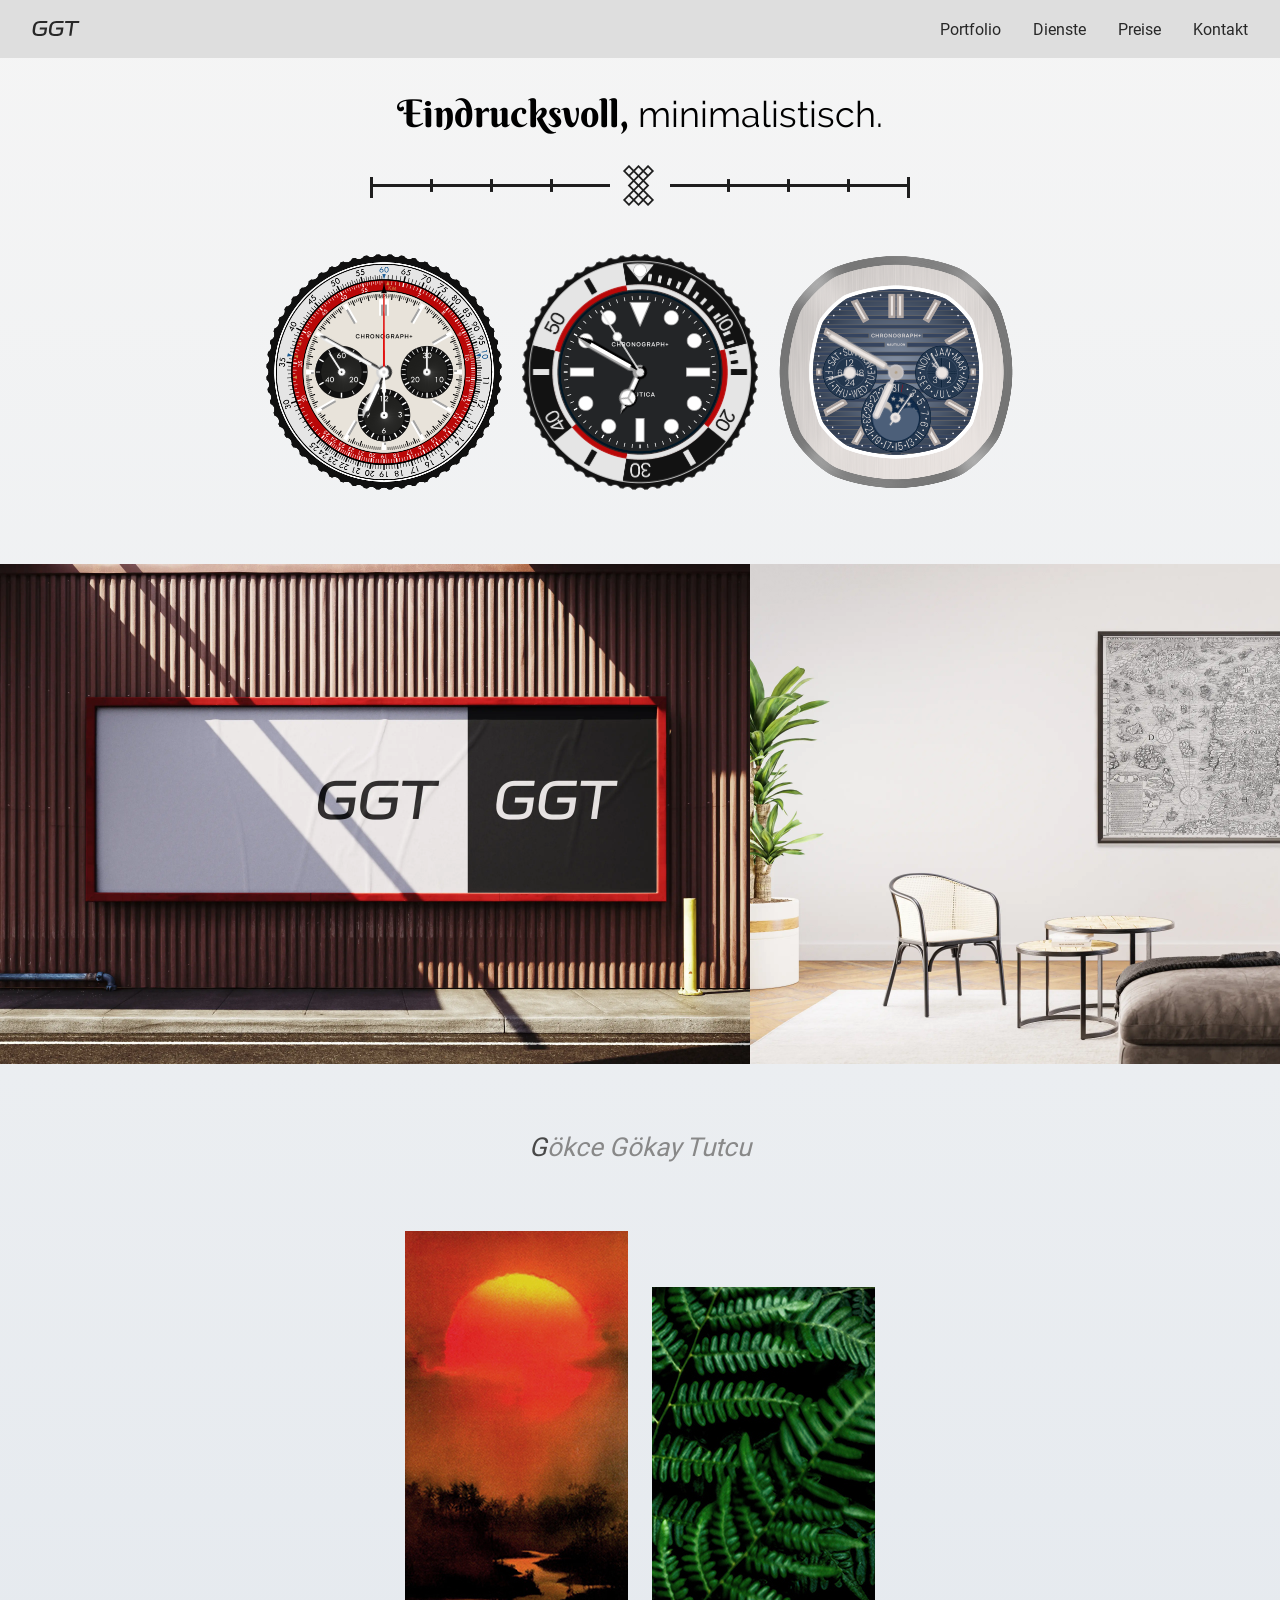
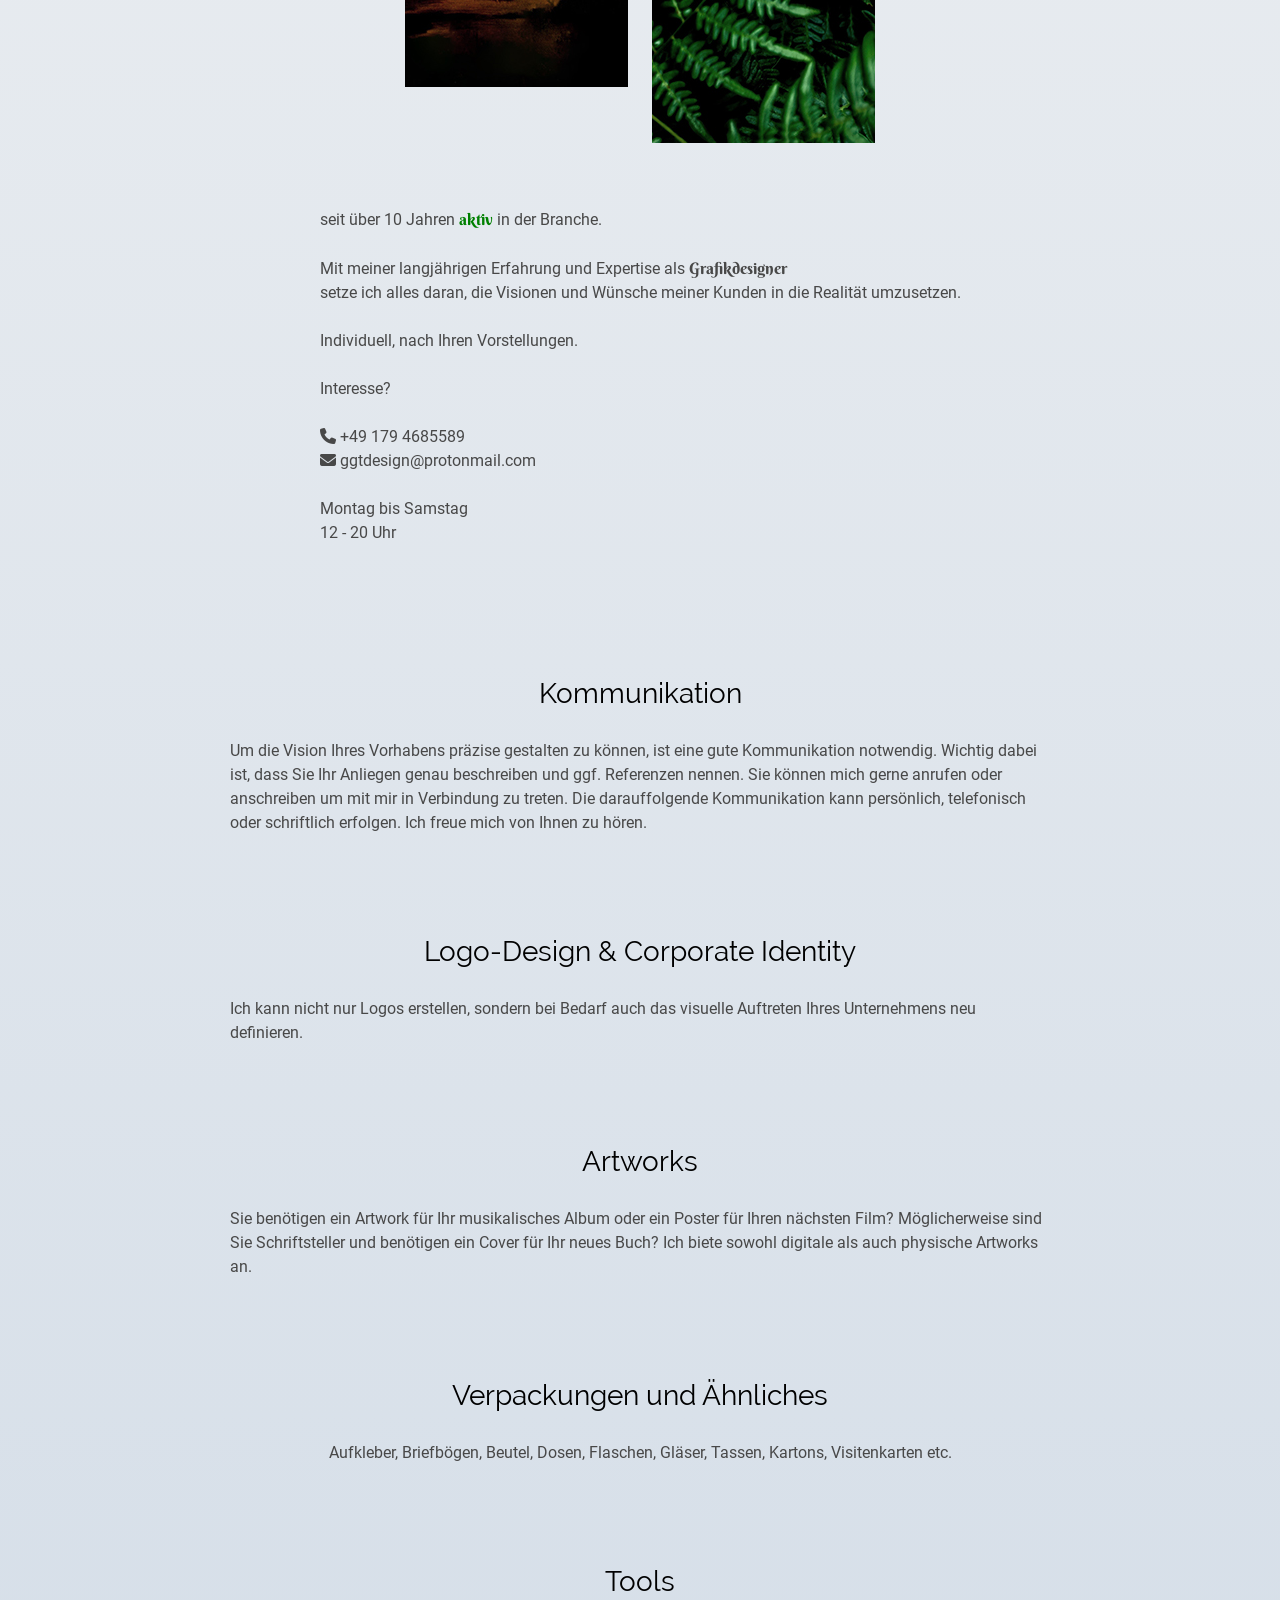
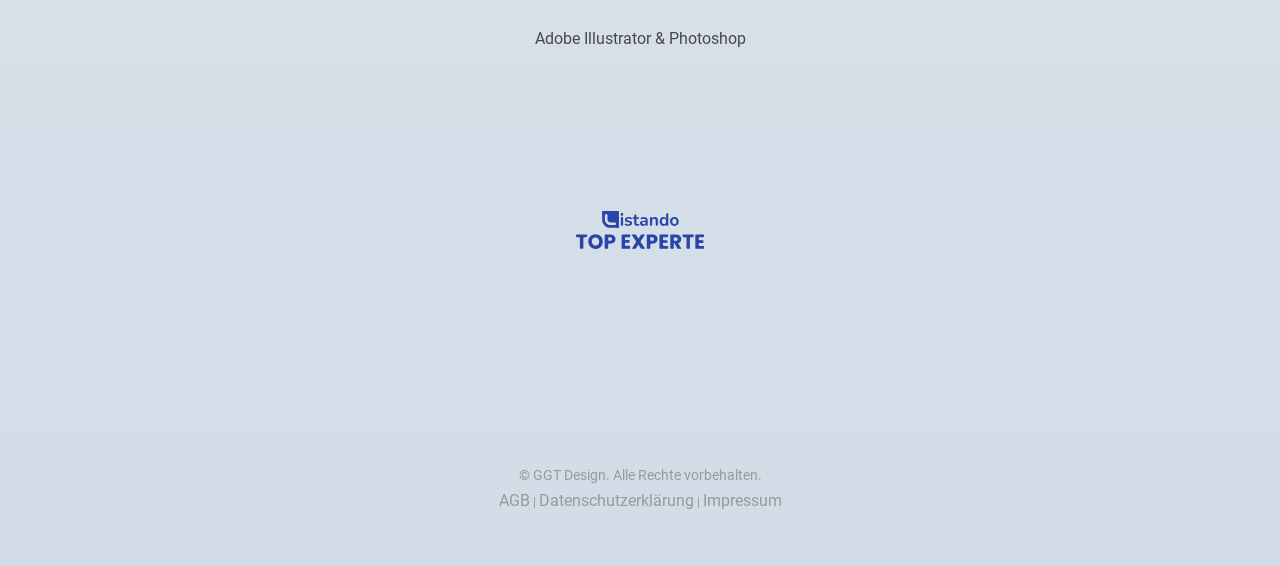
<file: index.html>
<!DOCTYPE html>
<html lang="de">
  <head>
    <meta charset="UTF-8"/>
    <meta http-equiv="X-UA-Compatible" content="IE=edge"/>
    <meta name="viewport" content="width=device-width, initial-scale=1.0"/>
    <link rel="stylesheet" href="style.css">
    <link rel="icon" href="assets/favicon.ico" type="image/x-icon">
    <link
      rel="stylesheet"
      href="https://cdnjs.cloudflare.com/ajax/libs/font-awesome/6.7.2/css/all.min.css"
      integrity="sha512-Evv84Mr4kqVGRNSgIGL/F/aIDqQb7xQ2vcrdIwxfjThSH8CSR7PBEakCr51Ck+w+/U6swU2Im1vVX0SVk9ABhg=="
      crossorigin="anonymous"
      referrerpolicy="no-referrer"
    />
    <title>GGT Design - Freiberuflicher Grafikdesigner</title>
    <meta name="description" content="Freiberuflicher Grafikdesigner für Branding, Webdesign und Illustration. Kreative und individuelle Designs für Unternehmen, Startups und Agenturen. Jetzt anfragen!">
    <meta name="keywords" content="Grafikdesigner, Webdesign, Logo-Design, Logo erstellen lassen, Branding, Illustration, Corporate Design, Corporate Identity, Printdesign, Freelancer Grafikdesign, Visitenkarten, Grafikdesign Deutschland, Bad Urach, Reutlingen, Stuttgart">
  </head>
  <body>
    <header>
      <div class="navi">
        <a href="index.html" class="logo"></a>
        <ul class="links">
          <li><a href="portfolio.html">Portfolio</a></li>
          <li><a href="dienste.html">Dienste</a></li>
          <li><a href="preise.html">Preise</a></li>
          <li><a href="kontakt.html">Kontakt</a></li>
        </ul>
        <div class="toggle_btn">
          <i class="fa-solid fa-bars"></i>
        </div>
      </div>
    </header>
    <div class="offcanvas_menu" id="offcanvasMenu">
      <div class="close_btn">
        <i class="fa-solid fa-times"></i>
      </div>
      <ul>
        <li><a href="portfolio.html">Portfolio</a></li>
        <li><a href="dienste.html">Dienste</a></li>
        <li><a href="preise.html">Preise</a></li>
        <li><a href="kontakt.html">Kontakt</a></li>
      </ul>
    </div>
    <main>
      <section id="start">
        <div class="titel-startseite">Eindrucksvoll, <div style="font-family: raleway; font-weight: 400; font-size: 36px; display: inline-flex;">minimalistisch.</div></div>
        <div class="leiste"></div>
        <div class="uhren">
          <div class="uhr1">
            <div class="ziffernblatt1">
              <div class="messschieber1"></div>
              <div class="totalisator-links"></div>
              <div class="totalisator-rechts"></div>
              <div class="totalisator-unten"></div>
              <div class="stundenzeiger1"></div>
              <div class="minutenzeiger1"></div>
              <div class="stoppuhrzeiger"></div>
            </div>
          </div>
          <div class="uhr2">
            <div class="ziffernblatt2">
              <div class="messschieber2"></div>
              <div class="stundenzeiger2"></div>
              <div class="minutenzeiger2"></div>
              <div class="sekundenzeiger"></div>
            </div>
          </div>
          <div class="uhr3">
            <div class="ziffernblatt3">
              <div class="messschieber3"></div>
              <div class="mondphase-dial"></div>
              <div class="mondphase-abdeckung"></div>
              <div class="totalisator-links1"></div>
              <div class="totalisator-links2"></div>
              <div class="totalisator-rechts1"></div>
              <div class="totalisator-rechts2"></div>
              <div class="totalisator-unten1"></div>
              <div class="stundenzeiger3"></div>
              <div class="minutenzeiger3"></div>
            </div>
          </div>
        </div>
        <div class="carousel">
          <div class="carousel-images">
            <img src="assets/bild3.webp" class="slider-image" alt="Beispiel 1">
            <img src="assets/bild4.webp" class="slider-image" alt="Beispiel 2">
            <img src="assets/bild5.webp" class="slider-image" alt="Beispiel 3">
            <img src="assets/bild6.webp" class="slider-image" alt="Beispiel 4">
            <img src="assets/bild7.webp" class="slider-image" alt="Beispiel 5">
            <img src="assets/bild8.webp" class="slider-image" alt="Beispiel 6">
            <img src="assets/bild3.webp" class="slider-image" alt="Beispiel 1">
            <img src="assets/bild4.webp" class="slider-image" alt="Beispiel 2">
            <img src="assets/bild5.webp" class="slider-image" alt="Beispiel 3">
            <img src="assets/bild6.webp" class="slider-image" alt="Beispiel 4">
            <img src="assets/bild7.webp" class="slider-image" alt="Beispiel 5">
            <img src="assets/bild8.webp" class="slider-image" alt="Beispiel 6">
          </div>
        </div>
        <div class="person-container">
          <h1 class="name">G<span style="font-size: 26px; color: #888888;">ökce <span style="font-size: 26px; color: #888888; font-family: berkshire swash"></span>G<span style="font-size: 26px; color: #888888;">ökay </span>T</span><span style="font-size: 26px; color: #888888;">utcu</span></h1>
        </div>
        <div class="frames">
          <div class="frame1"></div>
          <div class="frame2"></div>
        </div>
        <div class="beschreibungen">
          <h3 class="beschreibung1">
            seit über 10 Jahren <span style="color: green; font-family: berkshire swash;">aktiv</span> in der Branche.
            <br><br>
            Mit meiner langjährigen Erfahrung und Expertise als <span style="font-family: berkshire swash; color: #484848;">Grafikdesigner</span>
            <br>
            setze ich alles daran, die Visionen und Wünsche meiner Kunden in die Realität umzusetzen.
            <br><br>
            Individuell, nach Ihren Vorstellungen.
            <br><br>
            Interesse?
            <br><br>
            <i class="fa-solid fa-phone"></i> +49 179 4685589<br><i class="fa-solid fa-envelope"></i> ggtdesign@protonmail.com
            <br><br>
            Montag bis Samstag
            <br>
            12 - 20 Uhr
          </h3>
          <div class="beschreibung2">
            <h3 style="font-family: raleway; font-size: 28px; font-weight: 500; text-align: center; color: black;">Kommunikation</h3>
            <br>
            Um die Vision Ihres Vorhabens präzise gestalten zu können, ist eine gute Kommunikation notwendig. Wichtig dabei ist, dass Sie Ihr Anliegen genau beschreiben und ggf. Referenzen nennen. Sie können mich gerne anrufen oder anschreiben um mit mir in Verbindung zu treten. Die darauffolgende Kommunikation kann persönlich, telefonisch oder schriftlich erfolgen. Ich freue mich von Ihnen zu hören.
          </div>
          <div class="beschreibung3">
            <h3 style="font-family: raleway; font-size: 28px; font-weight: 500; text-align: center; color: black;">Logo-Design & Corporate Identity</h3>
            <br>
            Ich kann nicht nur Logos erstellen, sondern bei Bedarf auch das visuelle Auftreten Ihres Unternehmens neu definieren.
          </div>
          <div class="beschreibung4">
            <h3 style="font-family: raleway; font-size: 28px; font-weight: 500; text-align: center; color: black;">Artworks</h3>
            <br>
            Sie benötigen ein Artwork für Ihr musikalisches Album oder ein Poster für Ihren nächsten Film? Möglicherweise sind Sie Schriftsteller und benötigen ein Cover für Ihr neues Buch? Ich biete sowohl digitale als auch physische Artworks an.
          </div>
          <div class="beschreibung5">
            <h3 style="font-family: raleway; font-size: 28px; font-weight: 500; text-align: center; color: black;">Verpackungen und Ähnliches</h3>
            <br>
            Aufkleber, Briefbögen, Beutel, Dosen, Flaschen, Gläser, Tassen, Kartons, Visitenkarten etc.
          </div>
          <div class="beschreibung6">
            <h3 style="font-family: raleway; font-size: 28px; font-weight: 500; text-align: center; color: black;">Tools</h3>
            <br>
            Adobe Illustrator & Photoshop
          </div>
        </div>
        <div class="auszeichnungen">
          <a class="listando" href="https://www.listando.de/baden-wuerttemberg/bad-urach/JBqJmtm45W/grafikdesigner/ggt-design/2dB2h0cl1K?listPosition=2&cityId=fospmCxeSv" target="_blank" rel="noopener noreferrer"></a>
        </div>
        <h4 class="copyright">© GGT Design. Alle Rechte vorbehalten.</h4>
        <div class="rechtliches">
          <a class="agb" href="agb.html">AGB</a> | 
          <a class="datenschutz" href="datenschutz.html">Datenschutzerklärung</a> | 
          <a class="impressum" href="impressum.html">Impressum</a>
        </div>
      </section>
    </main>
    <script src="main.js"></script>
  </body>
</html>
</file>
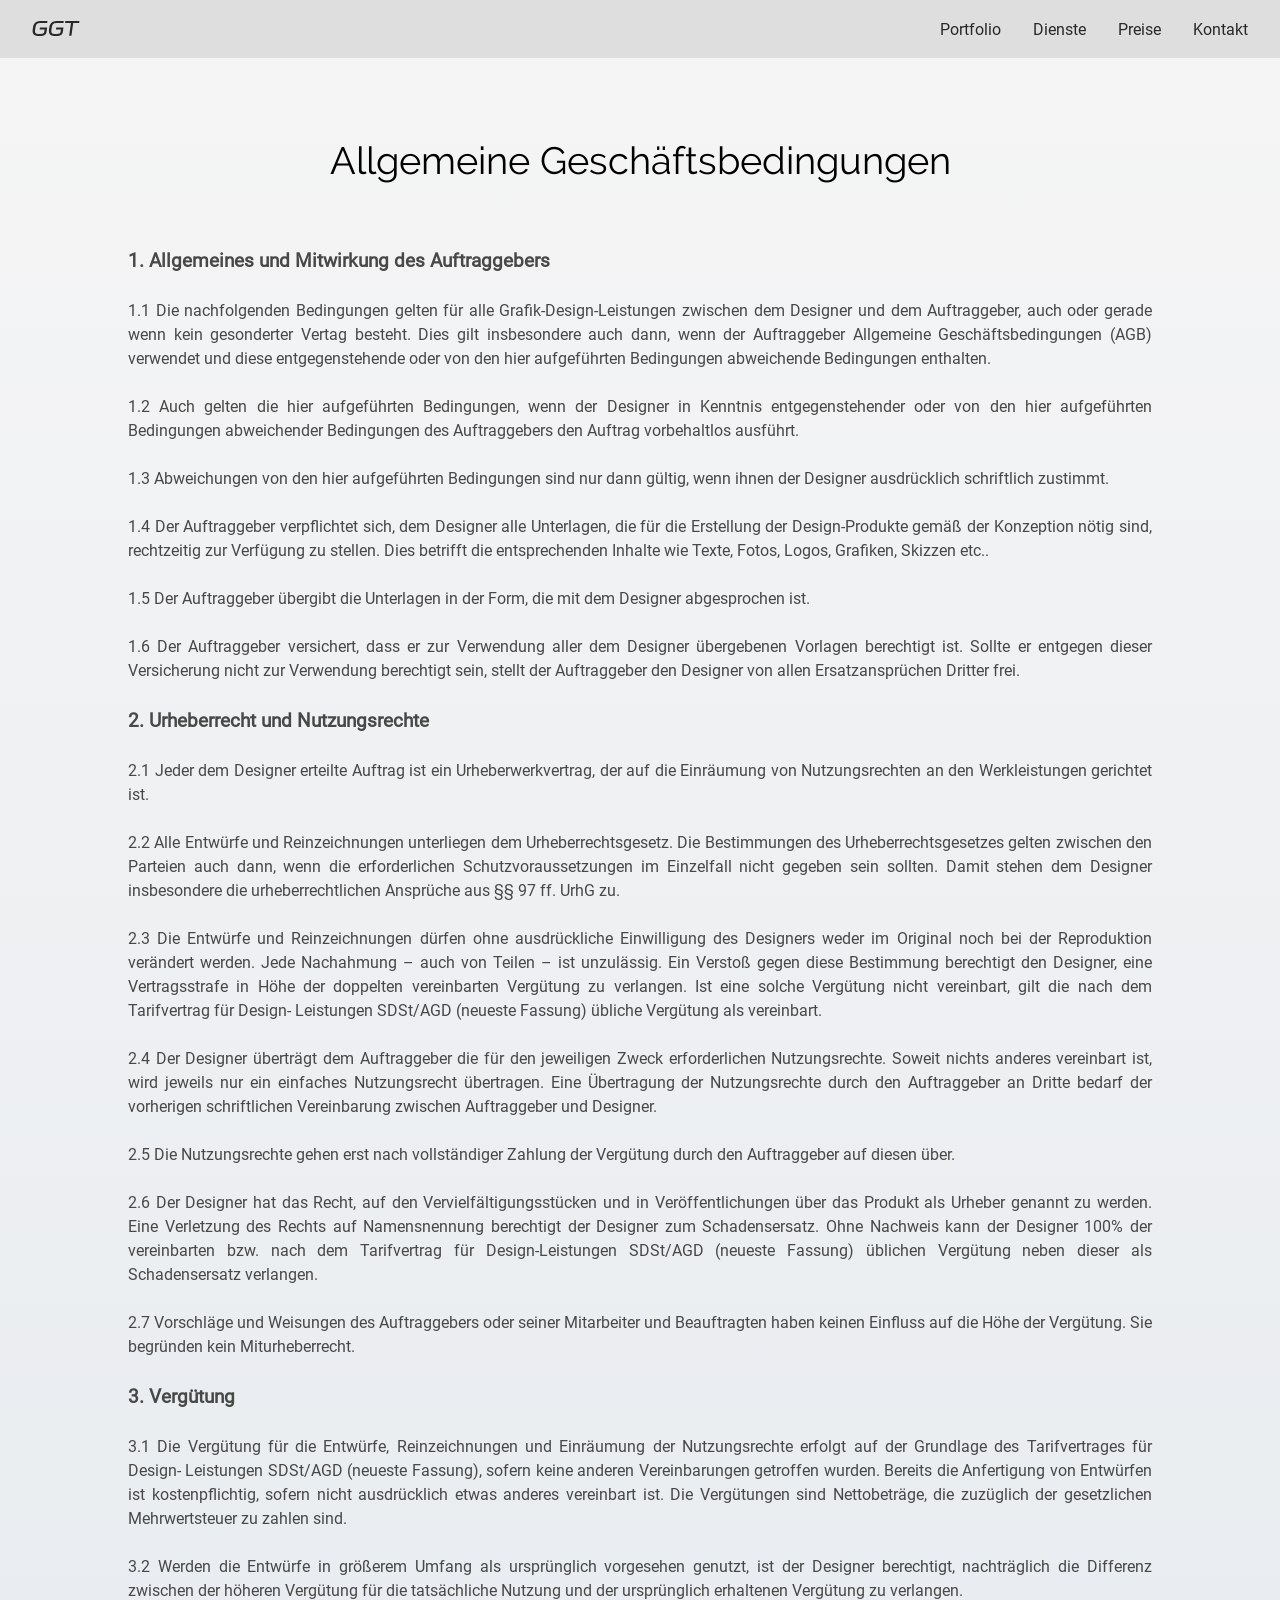
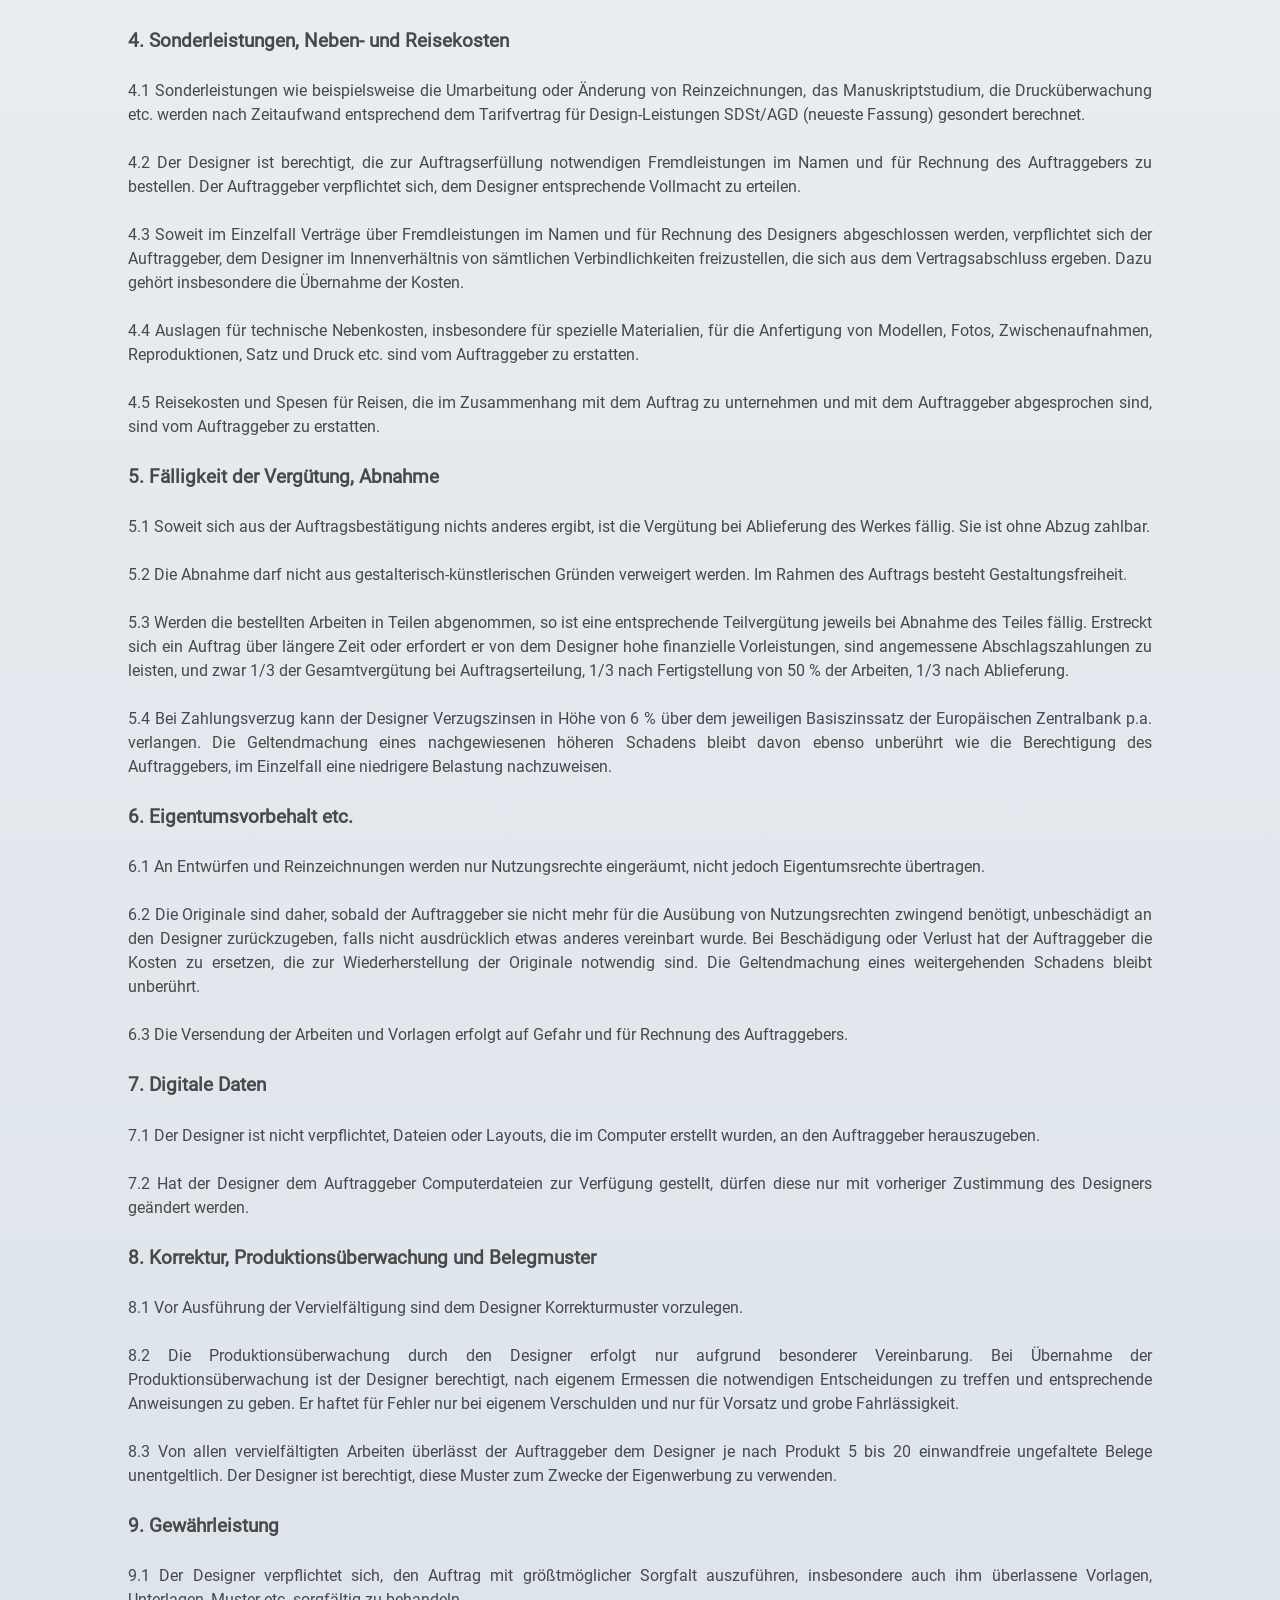
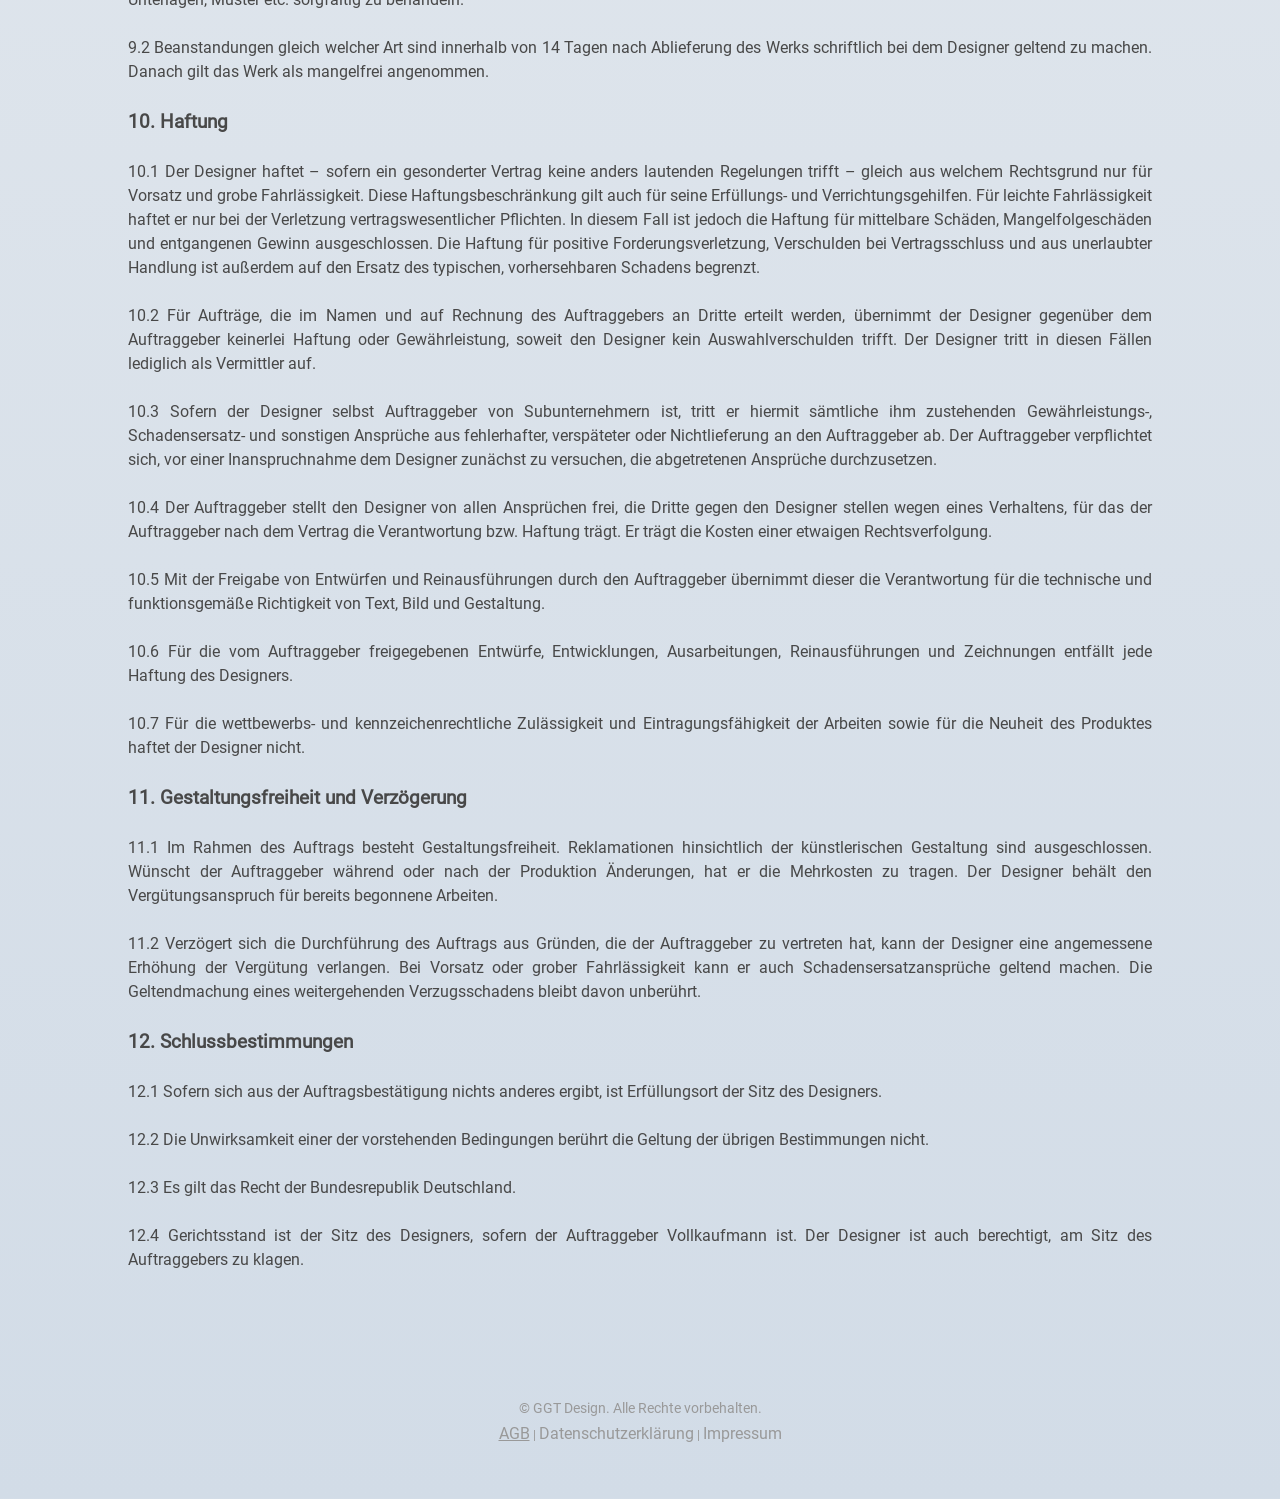
<file: agb.html>
<!DOCTYPE html>
<html lang="de">
  <head>
    <meta charset="UTF-8">
    <meta http-equiv="X-UA-Compatible" content="IE=edge"/>
    <meta name="viewport" content="width=device-width, initial-scale=1.0">
    <link rel="stylesheet" href="style.css">
    <link rel="icon" href="assets/favicon.ico" type="image/x-icon">
    <link
      rel="stylesheet"
      href="https://cdnjs.cloudflare.com/ajax/libs/font-awesome/6.7.2/css/all.min.css"
      integrity="sha512-Evv84Mr4kqVGRNSgIGL/F/aIDqQb7xQ2vcrdIwxfjThSH8CSR7PBEakCr51Ck+w+/U6swU2Im1vVX0SVk9ABhg=="
      crossorigin="anonymous"
      referrerpolicy="no-referrer"
    />
    <title>GGT Design - Allgemeine Geschäftsbedingungen</title>
    <meta name="description" content="AGB - Grafikdesign, Branding, Webdesign und Illustration. Kreative Projekte für Unternehmen und Startups.">
    <meta name="keywords" content="Grafikdesigner, Webdesign, Logo-Design, Logo erstellen lassen, Branding, Illustration, Corporate Design, Corporate Identity, Printdesign, Freelancer Grafikdesign, Visitenkarten, Grafikdesign Deutschland, Bad Urach, Reutlingen, Stuttgart">
  </head>
  <body>
    <header>
      <div class="navi">
        <a href="index.html" class="logo"></a>
        <ul class="links">
          <li><a href="portfolio.html">Portfolio</a></li>
          <li><a href="dienste.html">Dienste</a></li>
          <li><a href="preise.html">Preise</a></li>
          <li><a href="kontakt.html">Kontakt</a></li>
        </ul>
        <div class="toggle_btn">
          <i class="fa-solid fa-bars"></i>
        </div>
      </div>
    </header>
    <div class="offcanvas_menu" id="offcanvasMenu">
      <div class="close_btn">
        <i class="fa-solid fa-times"></i>
      </div>
      <ul>
        <li><a href="portfolio.html">Portfolio</a></li>
        <li><a href="dienste.html">Dienste</a></li>
        <li><a href="preise.html">Preise</a></li>
        <li><a href="kontakt.html">Kontakt</a></li>
      </ul>
    </div>
    <main>
      <section id="start">
        <h1 class="titel-agb">Allgemeine Geschäftsbedingungen</h1>
        <div class="beschreibung-agb">
          <h3 style="font-weight: 600;">1. Allgemeines und Mitwirkung des Auftraggebers</h3>
          <br>
          1.1 Die nachfolgenden Bedingungen gelten für alle Grafik-Design-Leistungen zwischen dem Designer und dem Auftraggeber, auch oder gerade wenn kein gesonderter Vertag besteht. Dies gilt insbesondere auch dann, wenn der Auftraggeber Allgemeine Geschäftsbedingungen (AGB) verwendet und diese entgegenstehende oder von den hier aufgeführten Bedingungen abweichende Bedingungen enthalten.
          <br><br>
          1.2 Auch gelten die hier aufgeführten Bedingungen, wenn der Designer in Kenntnis entgegenstehender oder von den hier aufgeführten Bedingungen abweichender Bedingungen des Auftraggebers den Auftrag vorbehaltlos ausführt.
          <br><br>
          1.3 Abweichungen von den hier aufgeführten Bedingungen sind nur dann gültig, wenn ihnen der Designer ausdrücklich schriftlich zustimmt.
          <br><br>
          1.4 Der Auftraggeber verpflichtet sich, dem Designer alle Unterlagen, die für die Erstellung der Design-Produkte gemäß der Konzeption nötig sind, rechtzeitig zur Verfügung zu stellen. Dies betrifft die entsprechenden Inhalte wie Texte, Fotos, Logos, Grafiken, Skizzen etc..
          <br><br>
          1.5 Der Auftraggeber übergibt die Unterlagen in der Form, die mit dem Designer abgesprochen ist.
          <br><br>
          1.6 Der Auftraggeber versichert, dass er zur Verwendung aller dem Designer übergebenen Vorlagen berechtigt ist. Sollte er entgegen dieser Versicherung nicht zur Verwendung berechtigt sein, stellt der Auftraggeber den Designer von allen Ersatzansprüchen Dritter frei.
          <br><br>
          <h3 style="font-weight: 600;">2. Urheberrecht und Nutzungsrechte</h3>
          <br>
          2.1 Jeder dem Designer erteilte Auftrag ist ein Urheberwerkvertrag, der auf die Einräumung von Nutzungsrechten an den Werkleistungen gerichtet ist.
          <br><br>
          2.2 Alle Entwürfe und Reinzeichnungen unterliegen dem Urheberrechtsgesetz. Die Bestimmungen des Urheberrechtsgesetzes gelten zwischen den Parteien auch dann, wenn die erforderlichen Schutzvoraussetzungen im Einzelfall nicht gegeben sein sollten. Damit stehen dem Designer insbesondere die urheberrechtlichen Ansprüche aus §§ 97 ff. UrhG zu.
          <br><br>
          2.3 Die Entwürfe und Reinzeichnungen dürfen ohne ausdrückliche Einwilligung des Designers weder im Original noch bei der Reproduktion verändert werden. Jede Nachahmung – auch von Teilen – ist unzulässig. Ein Verstoß gegen diese Bestimmung berechtigt den Designer, eine Vertragsstrafe in Höhe der doppelten vereinbarten Vergütung zu verlangen. Ist eine solche Vergütung nicht vereinbart, gilt die nach dem Tarifvertrag für Design- Leistungen SDSt/AGD (neueste Fassung) übliche Vergütung als vereinbart.
          <br><br>
          2.4 Der Designer überträgt dem Auftraggeber die für den jeweiligen Zweck erforderlichen Nutzungsrechte. Soweit nichts anderes vereinbart ist, wird jeweils nur ein einfaches Nutzungsrecht übertragen. Eine Übertragung der Nutzungsrechte durch den Auftraggeber an Dritte bedarf der vorherigen schriftlichen Vereinbarung zwischen Auftraggeber und Designer.
          <br><br>
          2.5 Die Nutzungsrechte gehen erst nach vollständiger Zahlung der Vergütung durch den Auftraggeber auf diesen über.
          <br><br>
          2.6 Der Designer hat das Recht, auf den Vervielfältigungsstücken und in Veröffentlichungen über das Produkt als Urheber genannt zu werden. Eine Verletzung des Rechts auf Namensnennung berechtigt der Designer zum Schadensersatz. Ohne Nachweis kann der Designer 100% der vereinbarten bzw. nach dem Tarifvertrag für Design-Leistungen SDSt/AGD (neueste Fassung) üblichen Vergütung neben dieser als Schadensersatz verlangen.
          <br><br>
          2.7 Vorschläge und Weisungen des Auftraggebers oder seiner Mitarbeiter und Beauftragten haben keinen Einfluss auf die Höhe der Vergütung. Sie begründen kein Miturheberrecht.
          <br><br>
          <h3 style="font-weight: 600;">3. Vergütung</h3>
          <br>
          3.1 Die Vergütung für die Entwürfe, Reinzeichnungen und Einräumung der Nutzungsrechte erfolgt auf der Grundlage des Tarifvertrages für Design- Leistungen SDSt/AGD (neueste Fassung), sofern keine anderen Vereinbarungen getroffen wurden. Bereits die Anfertigung von Entwürfen ist kostenpflichtig, sofern nicht ausdrücklich etwas anderes vereinbart ist. Die Vergütungen sind Nettobeträge, die zuzüglich der gesetzlichen Mehrwertsteuer zu zahlen sind.
          <br><br>
          3.2 Werden die Entwürfe in größerem Umfang als ursprünglich vorgesehen genutzt, ist der Designer berechtigt, nachträglich die Differenz zwischen der höheren Vergütung für die tatsächliche Nutzung und der ursprünglich erhaltenen Vergütung zu verlangen.
          <br><br>
          <h3 style="font-weight: 600;">4. Sonderleistungen, Neben- und Reisekosten</h3>
          <br>
          4.1 Sonderleistungen wie beispielsweise die Umarbeitung oder Änderung von Reinzeichnungen, das Manuskriptstudium, die Drucküberwachung etc. werden nach Zeitaufwand entsprechend dem Tarifvertrag für Design-Leistungen SDSt/AGD (neueste Fassung) gesondert berechnet.
          <br><br>
          4.2 Der Designer ist berechtigt, die zur Auftragserfüllung notwendigen Fremdleistungen im Namen und für Rechnung des Auftraggebers zu bestellen. Der Auftraggeber verpflichtet sich, dem Designer entsprechende Vollmacht zu erteilen.
          <br><br>
          4.3 Soweit im Einzelfall Verträge über Fremdleistungen im Namen und für Rechnung des Designers abgeschlossen werden, verpflichtet sich der Auftraggeber, dem Designer im Innenverhältnis von sämtlichen Verbindlichkeiten freizustellen, die sich aus dem Vertragsabschluss ergeben. Dazu gehört insbesondere die Übernahme der Kosten.
          <br><br>
          4.4 Auslagen für technische Nebenkosten, insbesondere für spezielle Materialien, für die Anfertigung von Modellen, Fotos, Zwischenaufnahmen, Reproduktionen, Satz und Druck etc. sind vom Auftraggeber zu erstatten.
          <br><br>
          4.5 Reisekosten und Spesen für Reisen, die im Zusammenhang mit dem Auftrag zu unternehmen und mit dem Auftraggeber abgesprochen sind, sind vom Auftraggeber zu erstatten.
          <br><br>
          <h3 style="font-weight: 600;">5. Fälligkeit der Vergütung, Abnahme</h3>
          <br>
          5.1 Soweit sich aus der Auftragsbestätigung nichts anderes ergibt, ist die Vergütung bei Ablieferung des Werkes fällig. Sie ist ohne Abzug zahlbar.
          <br><br>
          5.2 Die Abnahme darf nicht aus gestalterisch-künstlerischen Gründen verweigert werden. Im Rahmen des Auftrags besteht Gestaltungsfreiheit.
          <br><br>
          5.3 Werden die bestellten Arbeiten in Teilen abgenommen, so ist eine entsprechende Teilvergütung jeweils bei Abnahme des Teiles fällig. Erstreckt sich ein Auftrag über längere Zeit oder erfordert er von dem Designer hohe finanzielle Vorleistungen, sind angemessene Abschlagszahlungen zu leisten, und zwar 1/3 der Gesamtvergütung bei Auftragserteilung, 1/3 nach Fertigstellung von 50 % der Arbeiten, 1/3 nach Ablieferung.
          <br><br>
          5.4 Bei Zahlungsverzug kann der Designer Verzugszinsen in Höhe von 6 % über dem jeweiligen Basiszinssatz der Europäischen Zentralbank p.a. verlangen. Die Geltendmachung eines nachgewiesenen höheren Schadens bleibt davon ebenso unberührt wie die Berechtigung des Auftraggebers, im Einzelfall eine niedrigere Belastung nachzuweisen.
          <br><br>
          <h3 style="font-weight: 600;">6. Eigentumsvorbehalt etc.</h3>
          <br>
          6.1 An Entwürfen und Reinzeichnungen werden nur Nutzungsrechte eingeräumt, nicht jedoch Eigentumsrechte übertragen.
          <br><br>
          6.2 Die Originale sind daher, sobald der Auftraggeber sie nicht mehr für die Ausübung von Nutzungsrechten zwingend benötigt, unbeschädigt an den Designer zurückzugeben, falls nicht ausdrücklich etwas anderes vereinbart wurde. Bei Beschädigung oder Verlust hat der Auftraggeber die Kosten zu ersetzen, die zur Wiederherstellung der Originale notwendig sind. Die Geltendmachung eines weitergehenden Schadens bleibt unberührt.
          <br><br>
          6.3 Die Versendung der Arbeiten und Vorlagen erfolgt auf Gefahr und für Rechnung des Auftraggebers.
          <br><br>
          <h3 style="font-weight: 600;">7. Digitale Daten</h3>
          <br>
          7.1 Der Designer ist nicht verpflichtet, Dateien oder Layouts, die im Computer erstellt wurden, an den Auftraggeber herauszugeben.
          <br><br>
          7.2 Hat der Designer dem Auftraggeber Computerdateien zur Verfügung gestellt, dürfen diese nur mit vorheriger Zustimmung des Designers geändert werden.
          <br><br>
          <h3 style="font-weight: 600;">8. Korrektur, Produktionsüberwachung und Belegmuster</h3>
          <br>
          8.1 Vor Ausführung der Vervielfältigung sind dem Designer Korrekturmuster vorzulegen.
          <br><br>
          8.2 Die Produktionsüberwachung durch den Designer erfolgt nur aufgrund besonderer Vereinbarung. Bei Übernahme der Produktionsüberwachung ist der Designer berechtigt, nach eigenem Ermessen die notwendigen Entscheidungen zu treffen und entsprechende Anweisungen zu geben. Er haftet für Fehler nur bei eigenem Verschulden und nur für Vorsatz und grobe Fahrlässigkeit.
          <br><br>
          8.3 Von allen vervielfältigten Arbeiten überlässt der Auftraggeber dem Designer je nach Produkt 5 bis 20 einwandfreie ungefaltete Belege unentgeltlich. Der Designer ist berechtigt, diese Muster zum Zwecke der Eigenwerbung zu verwenden.
          <br><br>
          <h3 style="font-weight: 600;">9. Gewährleistung</h3>
          <br>
          9.1 Der Designer verpflichtet sich, den Auftrag mit größtmöglicher Sorgfalt auszuführen, insbesondere auch ihm überlassene Vorlagen, Unterlagen, Muster etc. sorgfältig zu behandeln.
          <br><br>
          9.2 Beanstandungen gleich welcher Art sind innerhalb von 14 Tagen nach Ablieferung des Werks schriftlich bei dem Designer geltend zu machen. Danach gilt das Werk als mangelfrei angenommen.
          <br><br>
          <h3 style="font-weight: 600;">10. Haftung</h3>
          <br>
          10.1 Der Designer haftet – sofern ein gesonderter Vertrag keine anders lautenden Regelungen trifft – gleich aus welchem Rechtsgrund nur für Vorsatz und grobe Fahrlässigkeit. Diese Haftungsbeschränkung gilt auch für seine Erfüllungs- und Verrichtungsgehilfen. Für leichte Fahrlässigkeit haftet er nur bei der Verletzung vertragswesentlicher Pflichten. In diesem Fall ist jedoch die Haftung für mittelbare Schäden, Mangelfolgeschäden und entgangenen Gewinn ausgeschlossen. Die Haftung für positive Forderungsverletzung, Verschulden bei Vertragsschluss und aus unerlaubter Handlung ist außerdem auf den Ersatz des typischen, vorhersehbaren Schadens begrenzt.
          <br><br>
          10.2 Für Aufträge, die im Namen und auf Rechnung des Auftraggebers an Dritte erteilt werden, übernimmt der Designer gegenüber dem Auftraggeber keinerlei Haftung oder Gewährleistung, soweit den Designer kein Auswahlverschulden trifft. Der Designer tritt in diesen Fällen lediglich als Vermittler auf.
          <br><br>
          10.3 Sofern der Designer selbst Auftraggeber von Subunternehmern ist, tritt er hiermit sämtliche ihm zustehenden Gewährleistungs-, Schadensersatz- und sonstigen Ansprüche aus fehlerhafter, verspäteter oder Nichtlieferung an den Auftraggeber ab. Der Auftraggeber verpflichtet sich, vor einer Inanspruchnahme dem Designer zunächst zu versuchen, die abgetretenen Ansprüche durchzusetzen.
          <br><br>
          10.4 Der Auftraggeber stellt den Designer von allen Ansprüchen frei, die Dritte gegen den Designer stellen wegen eines Verhaltens, für das der Auftraggeber nach dem Vertrag die Verantwortung bzw. Haftung trägt. Er trägt die Kosten einer etwaigen Rechtsverfolgung.
          <br><br>
          10.5 Mit der Freigabe von Entwürfen und Reinausführungen durch den Auftraggeber übernimmt dieser die Verantwortung für die technische und funktionsgemäße Richtigkeit von Text, Bild und Gestaltung.
          <br><br>
          10.6 Für die vom Auftraggeber freigegebenen Entwürfe, Entwicklungen, Ausarbeitungen, Reinausführungen und Zeichnungen entfällt jede Haftung des Designers.
          <br><br>
          10.7 Für die wettbewerbs- und kennzeichenrechtliche Zulässigkeit und Eintragungsfähigkeit der Arbeiten sowie für die Neuheit des Produktes haftet der Designer nicht.
          <br><br>
          <h3 style="font-weight: 600;">11. Gestaltungsfreiheit und Verzögerung</h3>
          <br>
          11.1 Im Rahmen des Auftrags besteht Gestaltungsfreiheit. Reklamationen hinsichtlich der künstlerischen Gestaltung sind ausgeschlossen. Wünscht der Auftraggeber während oder nach der Produktion Änderungen, hat er die Mehrkosten zu tragen. Der Designer behält den Vergütungsanspruch für bereits begonnene Arbeiten.
          <br><br>
          11.2 Verzögert sich die Durchführung des Auftrags aus Gründen, die der Auftraggeber zu vertreten hat, kann der Designer eine angemessene Erhöhung der Vergütung verlangen. Bei Vorsatz oder grober Fahrlässigkeit kann er auch Schadensersatzansprüche geltend machen. Die Geltendmachung eines weitergehenden Verzugsschadens bleibt davon unberührt.
          <br><br>
          <h3 style="font-weight: 600;">12. Schlussbestimmungen</h3>
          <br>
          12.1 Sofern sich aus der Auftragsbestätigung nichts anderes ergibt, ist Erfüllungsort der Sitz des Designers.
          <br><br>
          12.2 Die Unwirksamkeit einer der vorstehenden Bedingungen berührt die Geltung der übrigen Bestimmungen nicht.
          <br><br>
          12.3 Es gilt das Recht der Bundesrepublik Deutschland.
          <br><br>
          12.4 Gerichtsstand ist der Sitz des Designers, sofern der Auftraggeber Vollkaufmann ist. Der Designer ist auch berechtigt, am Sitz des Auftraggebers zu klagen.
        </div>
        <h4 class="copyright">© GGT Design. Alle Rechte vorbehalten.</h4>
        <div class="rechtliches">
          <a class="agb" style="text-decoration: underline;" href="agb.html">AGB</a> | 
          <a class="datenschutz" href="datenschutz.html">Datenschutzerklärung</a> | 
          <a class="impressum" href="impressum.html">Impressum</a>
        </div>
      </section>
    </main>
    <script src="main.js"></script>
  </body>
</html>
</file>
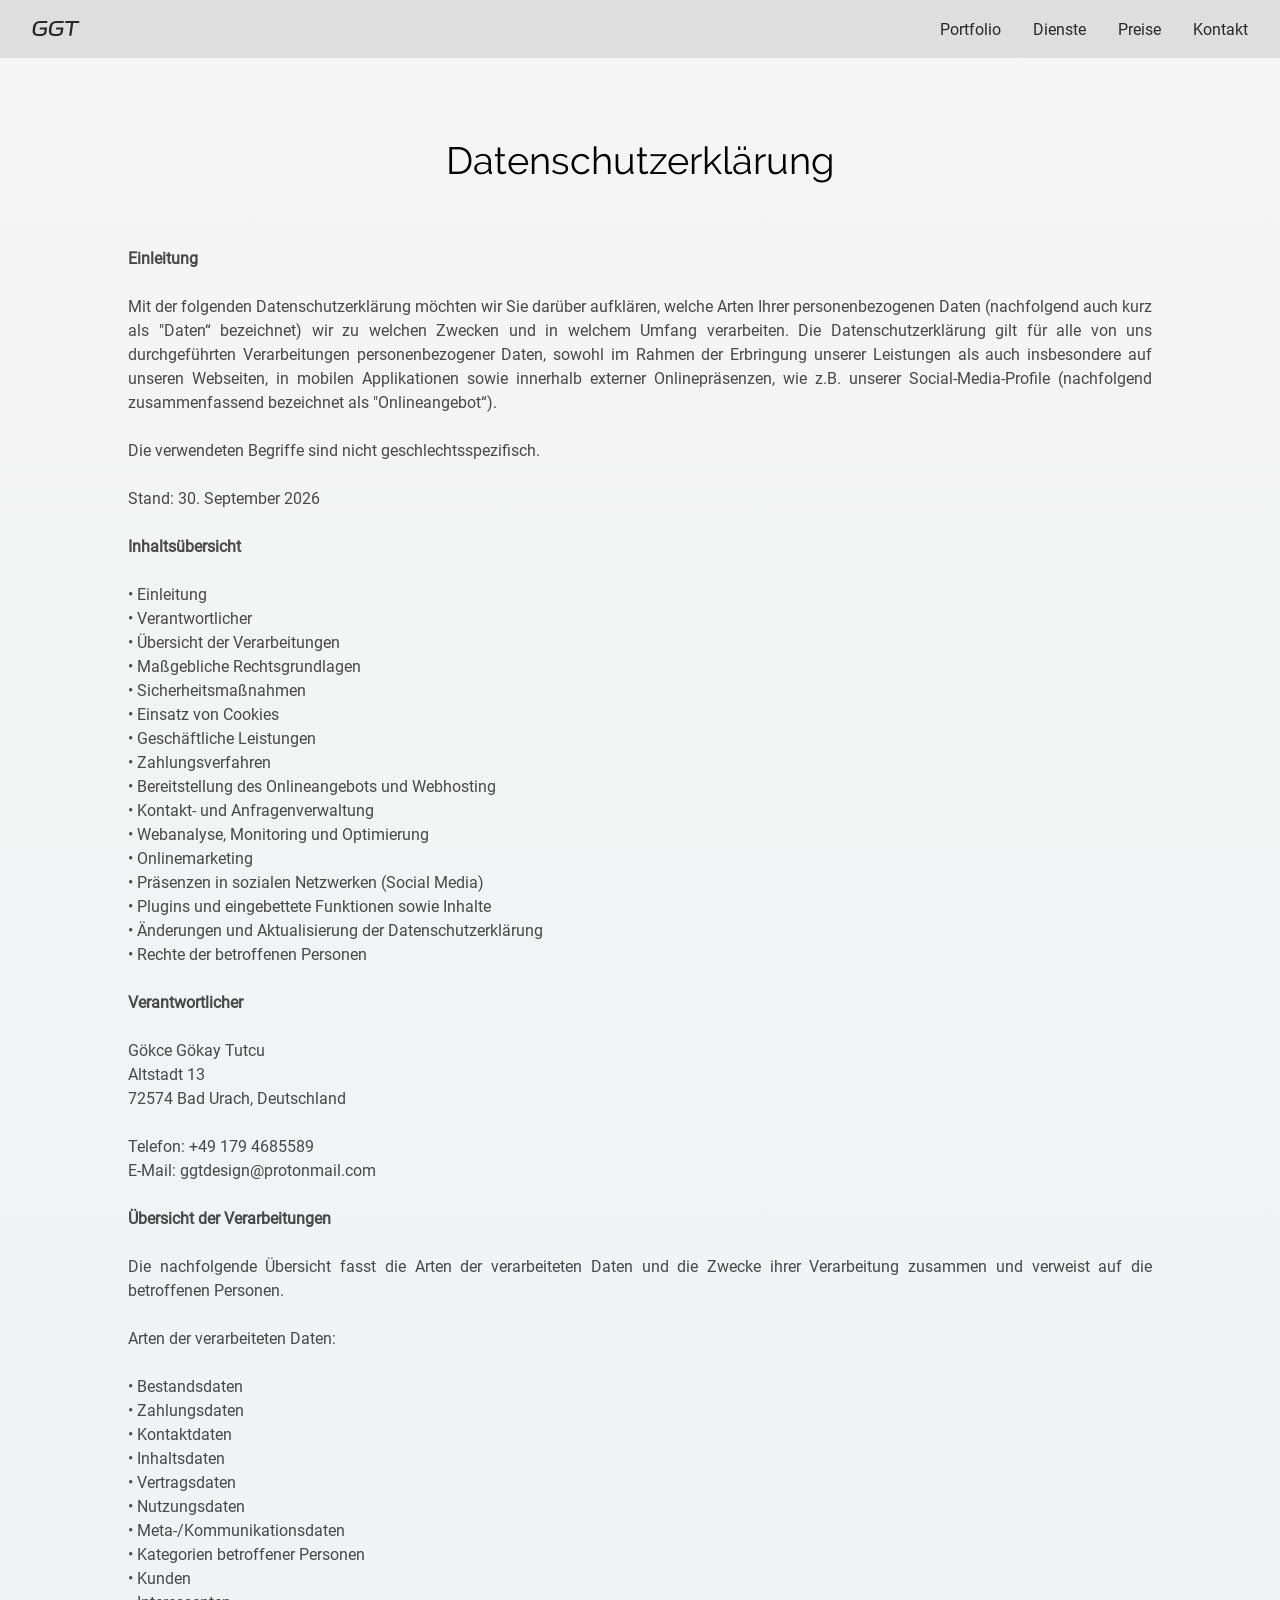
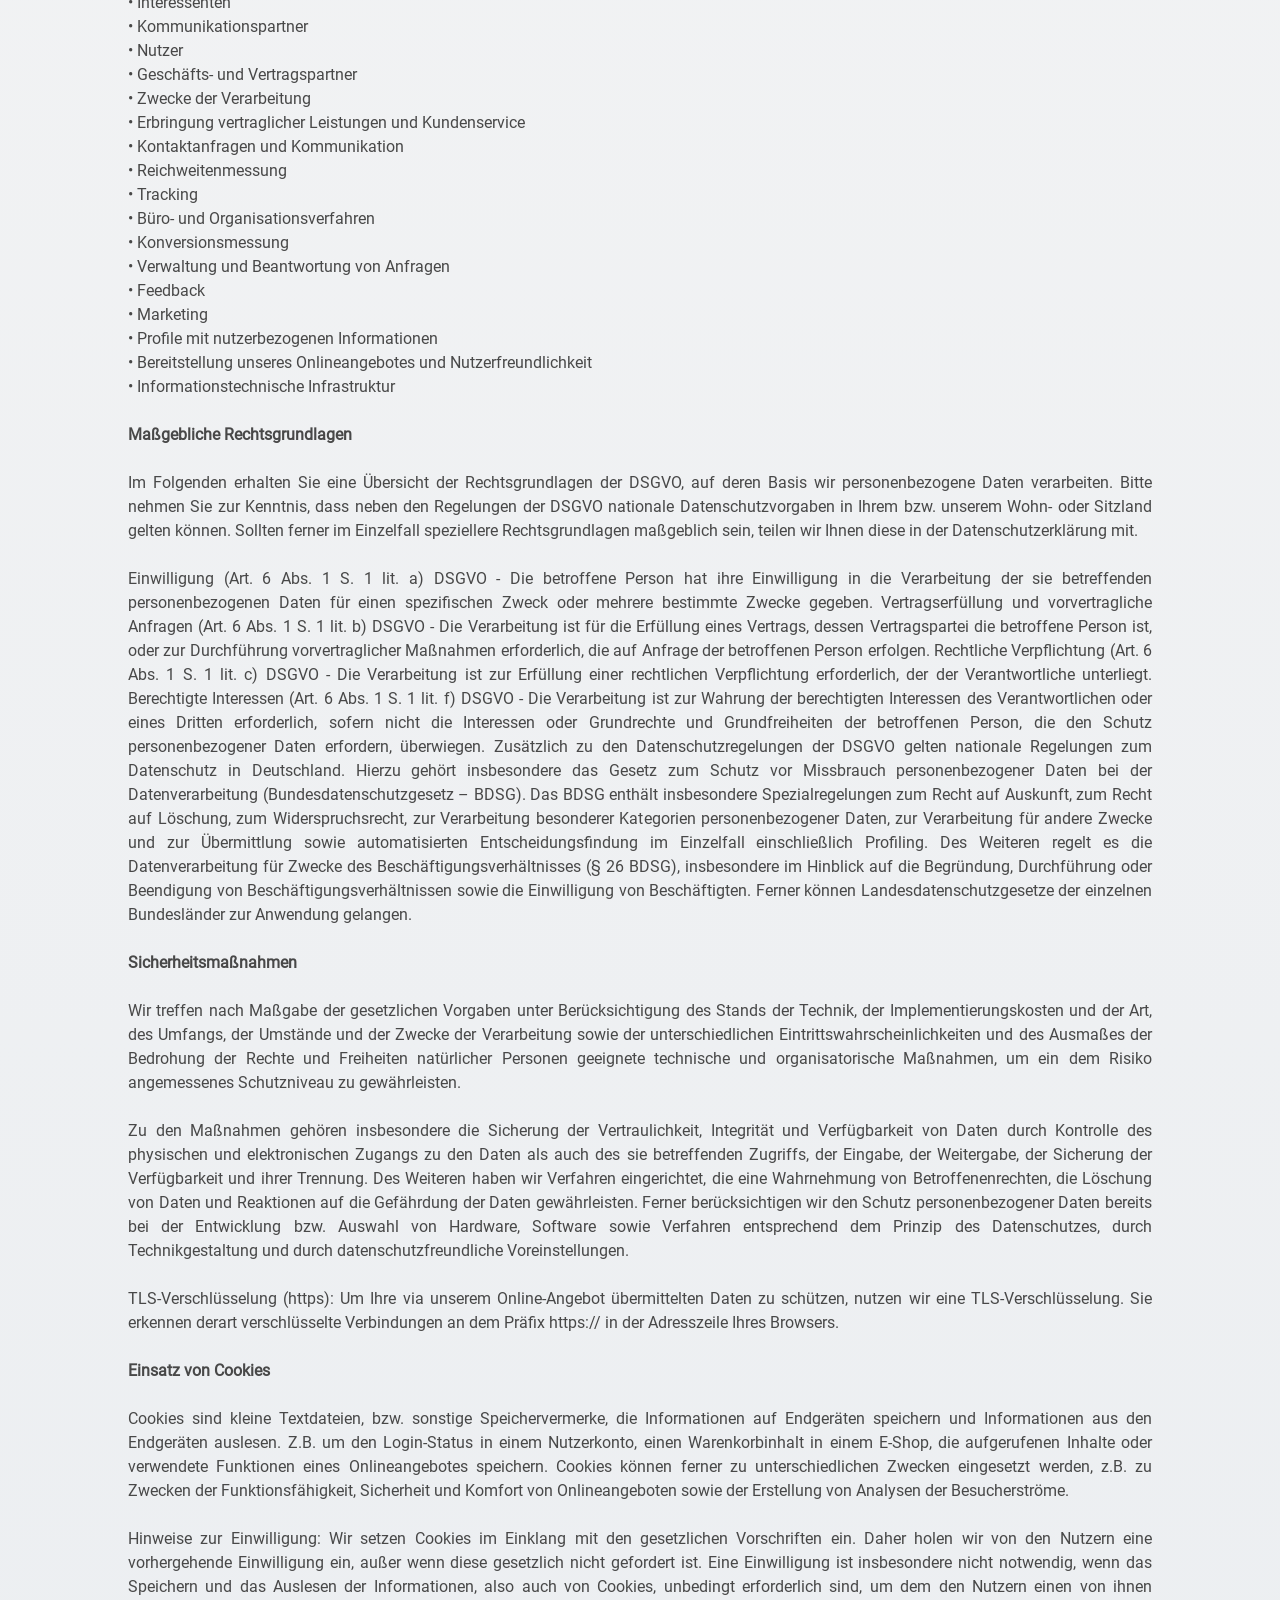
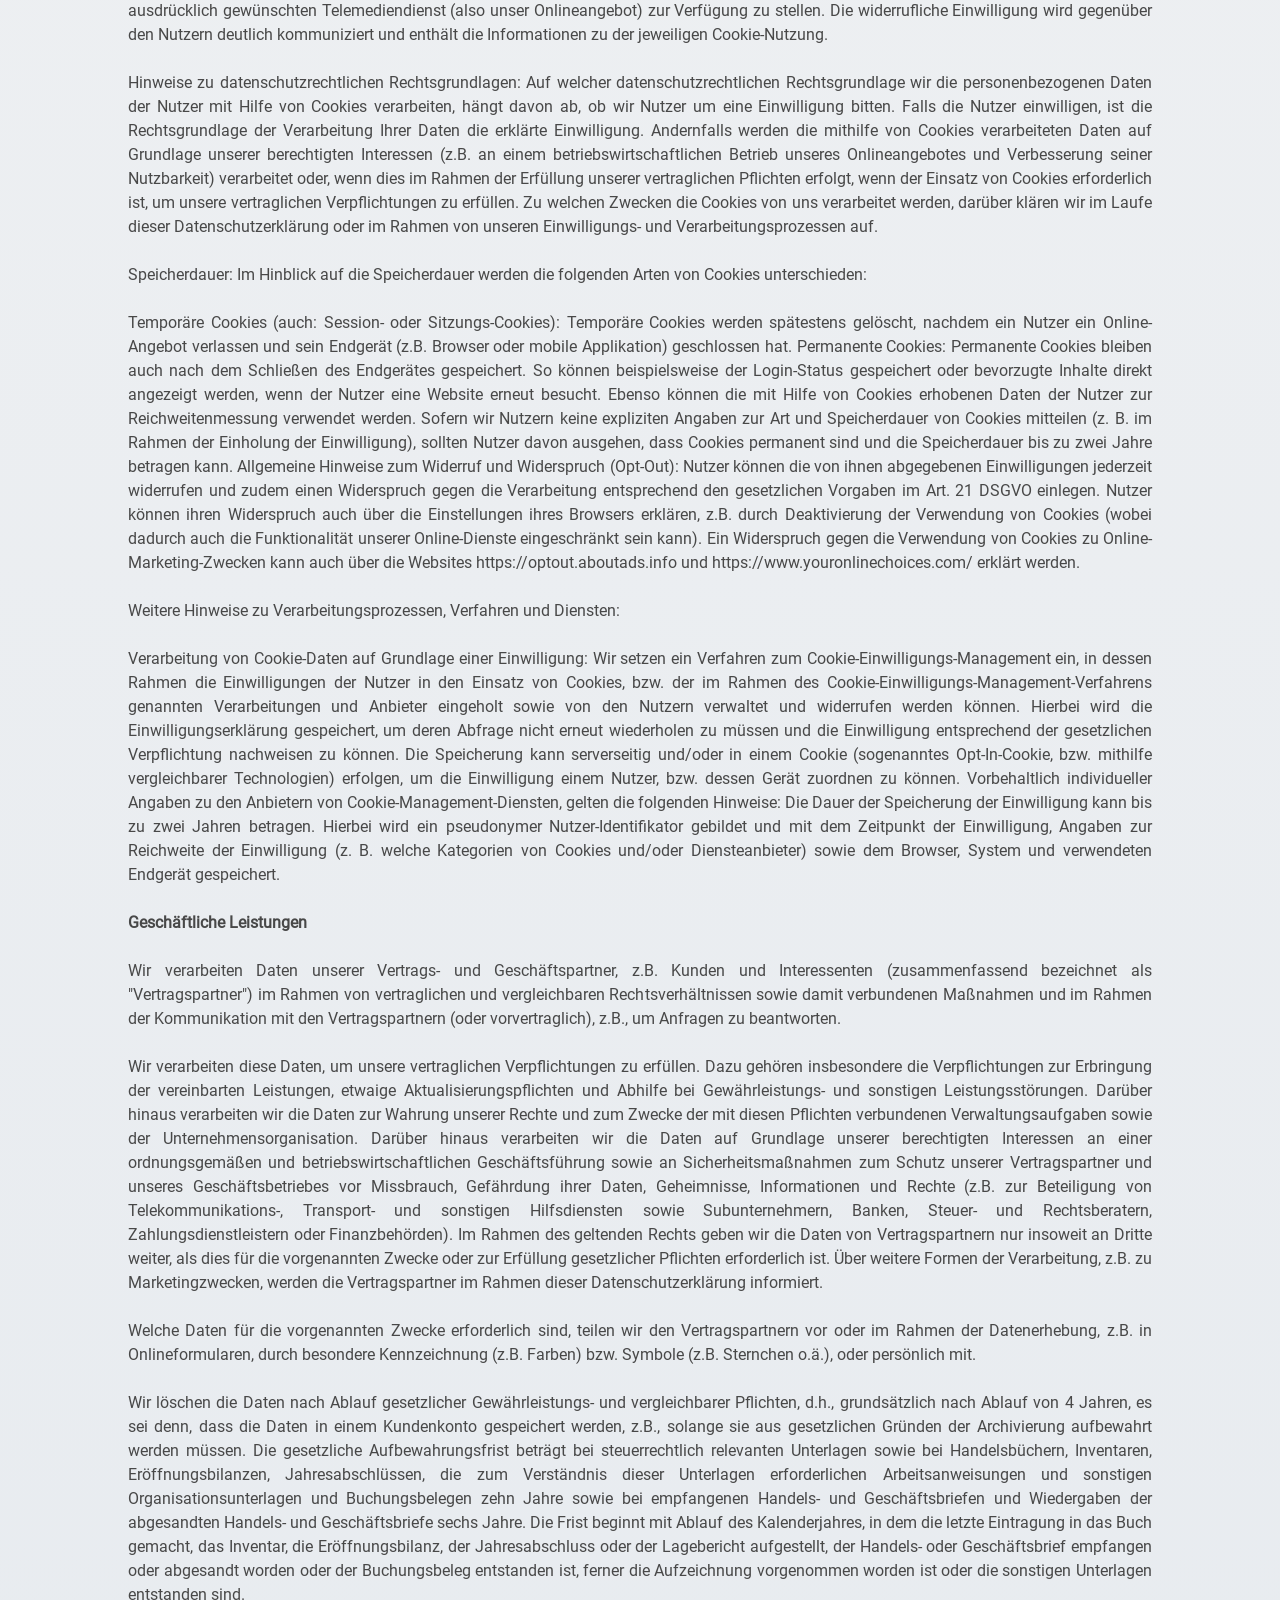
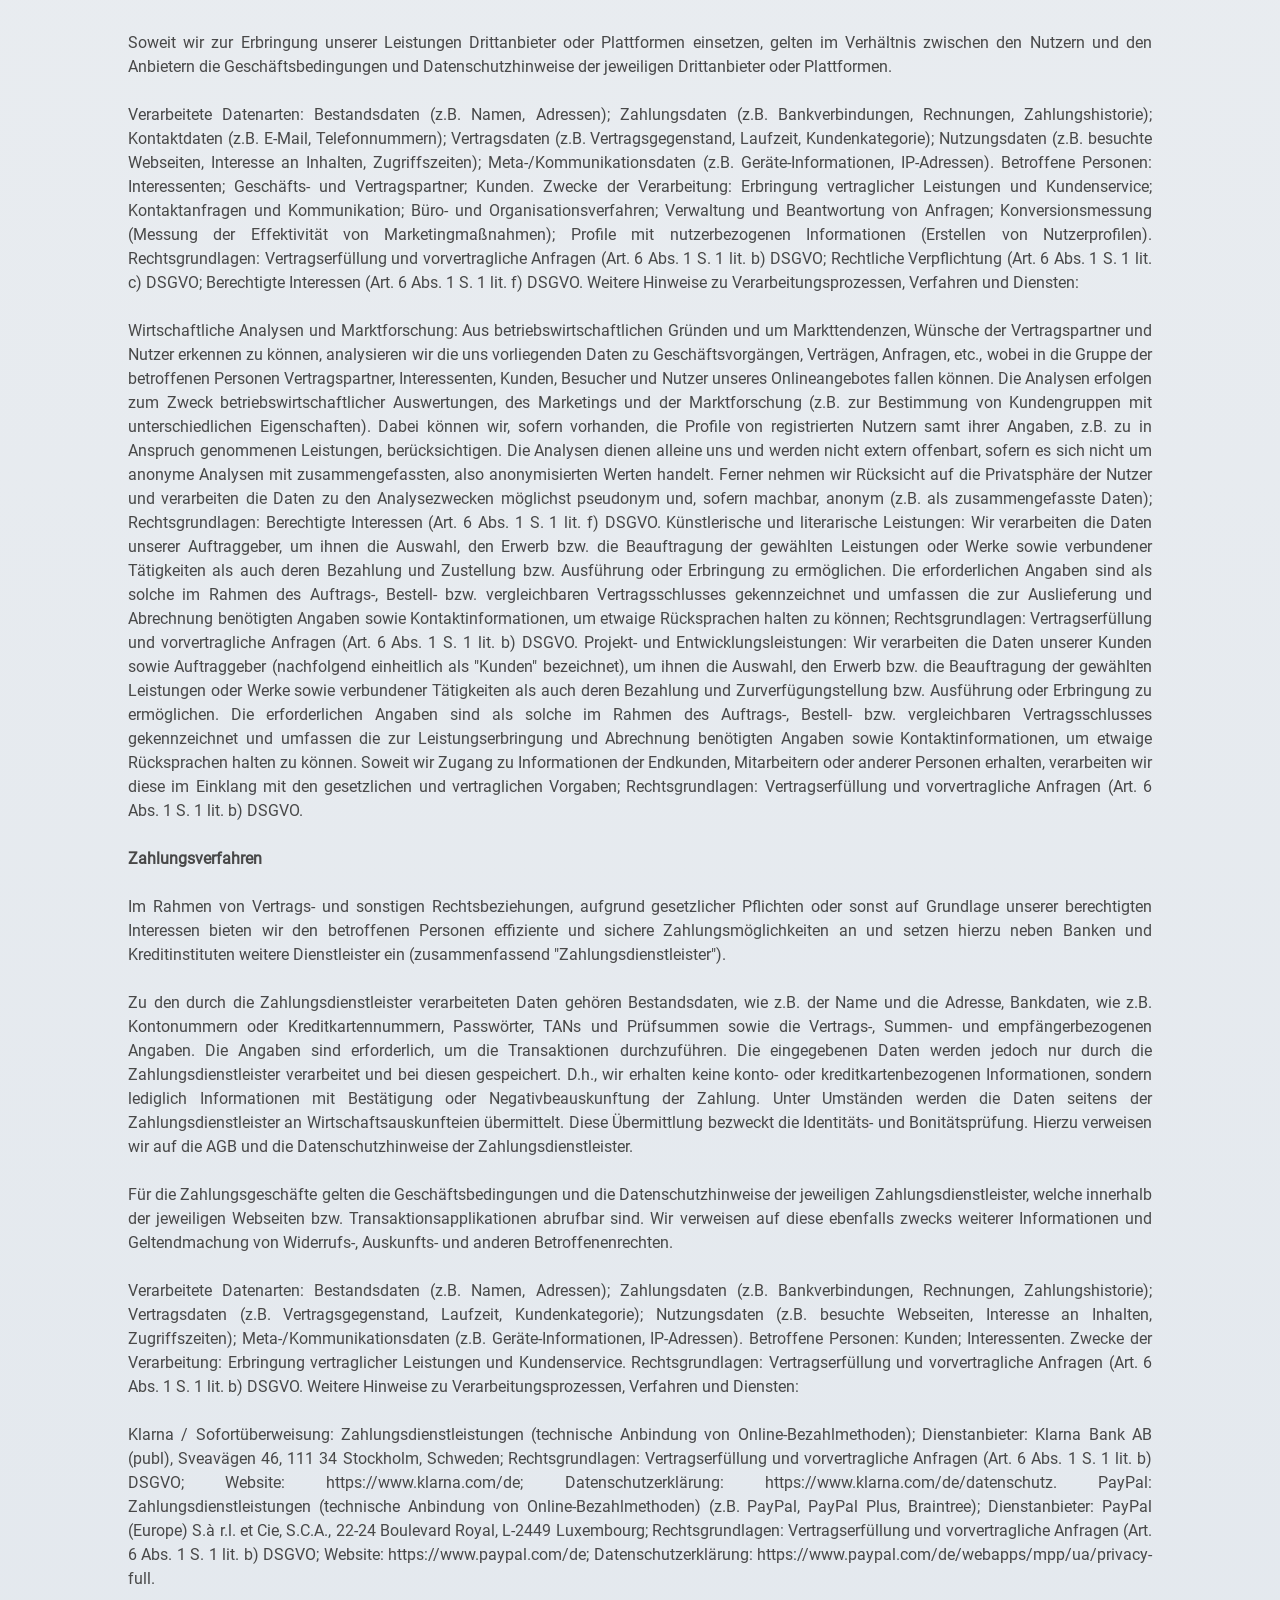
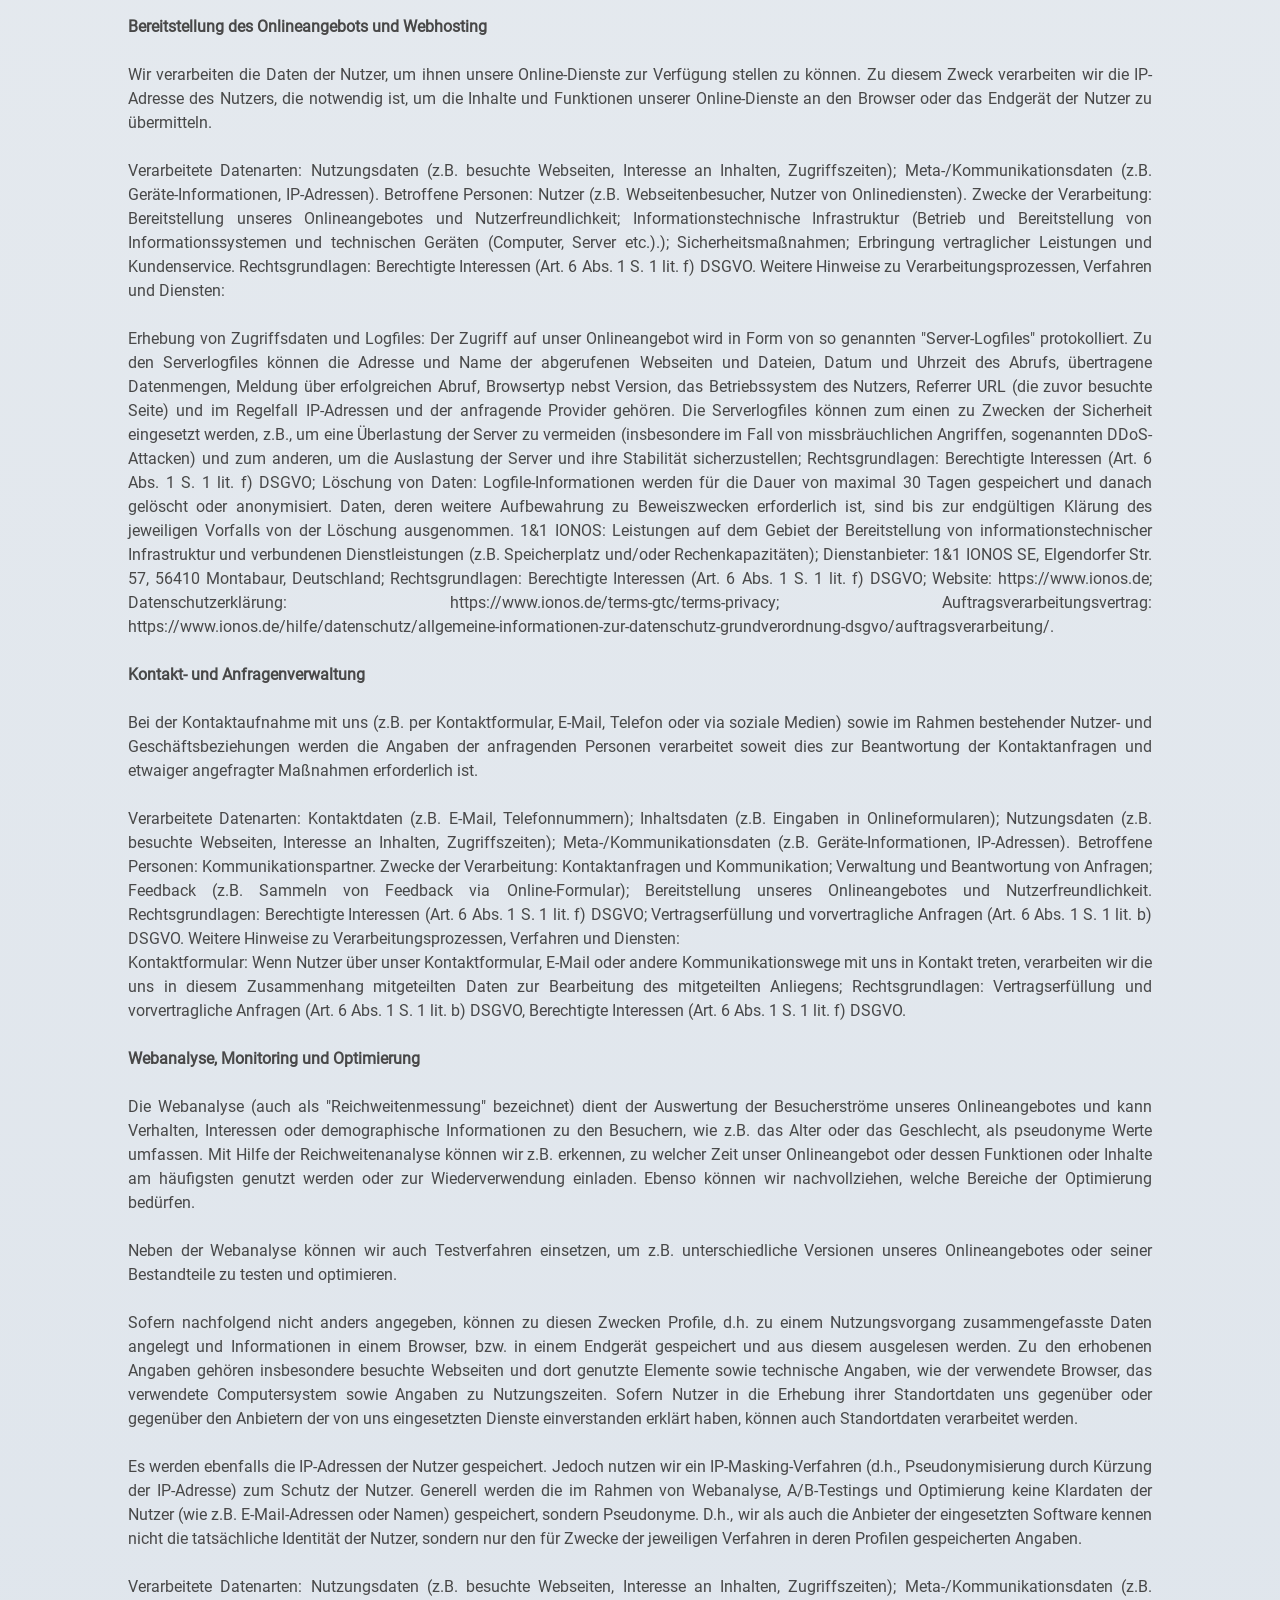
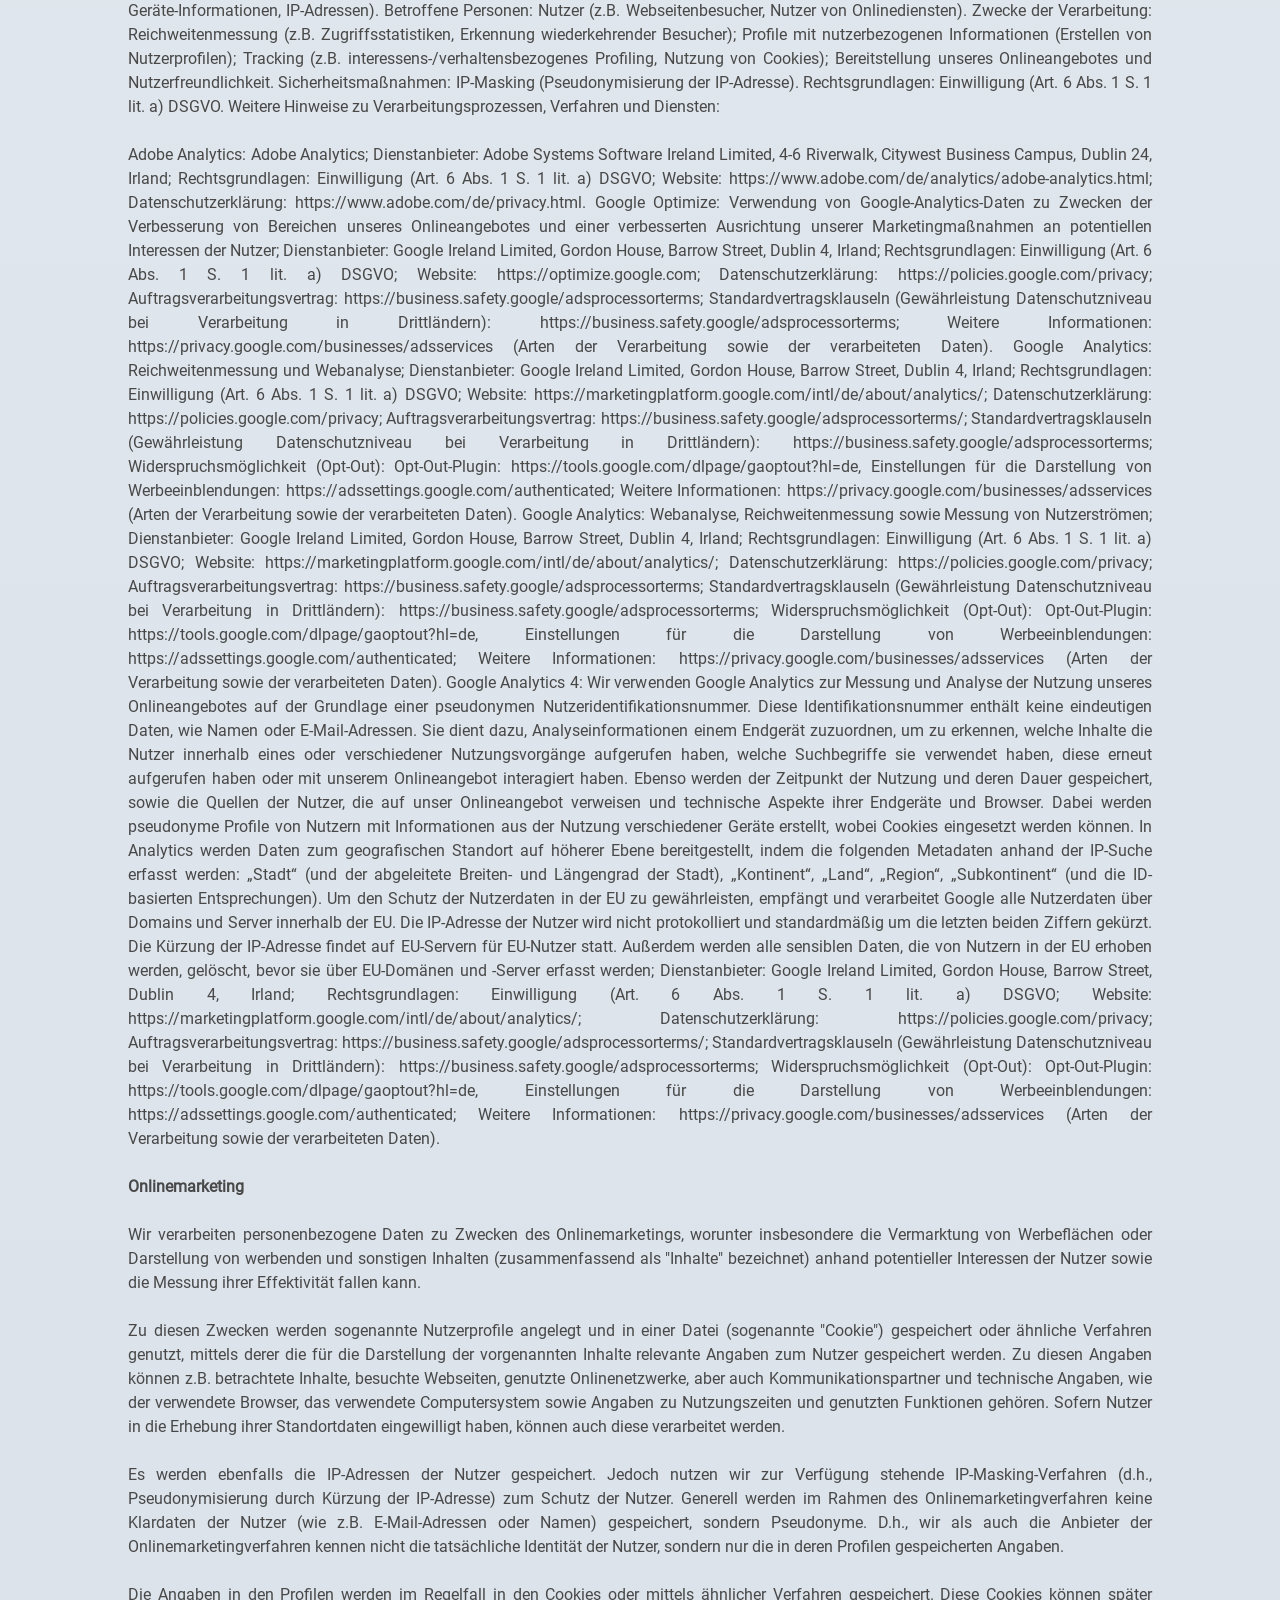
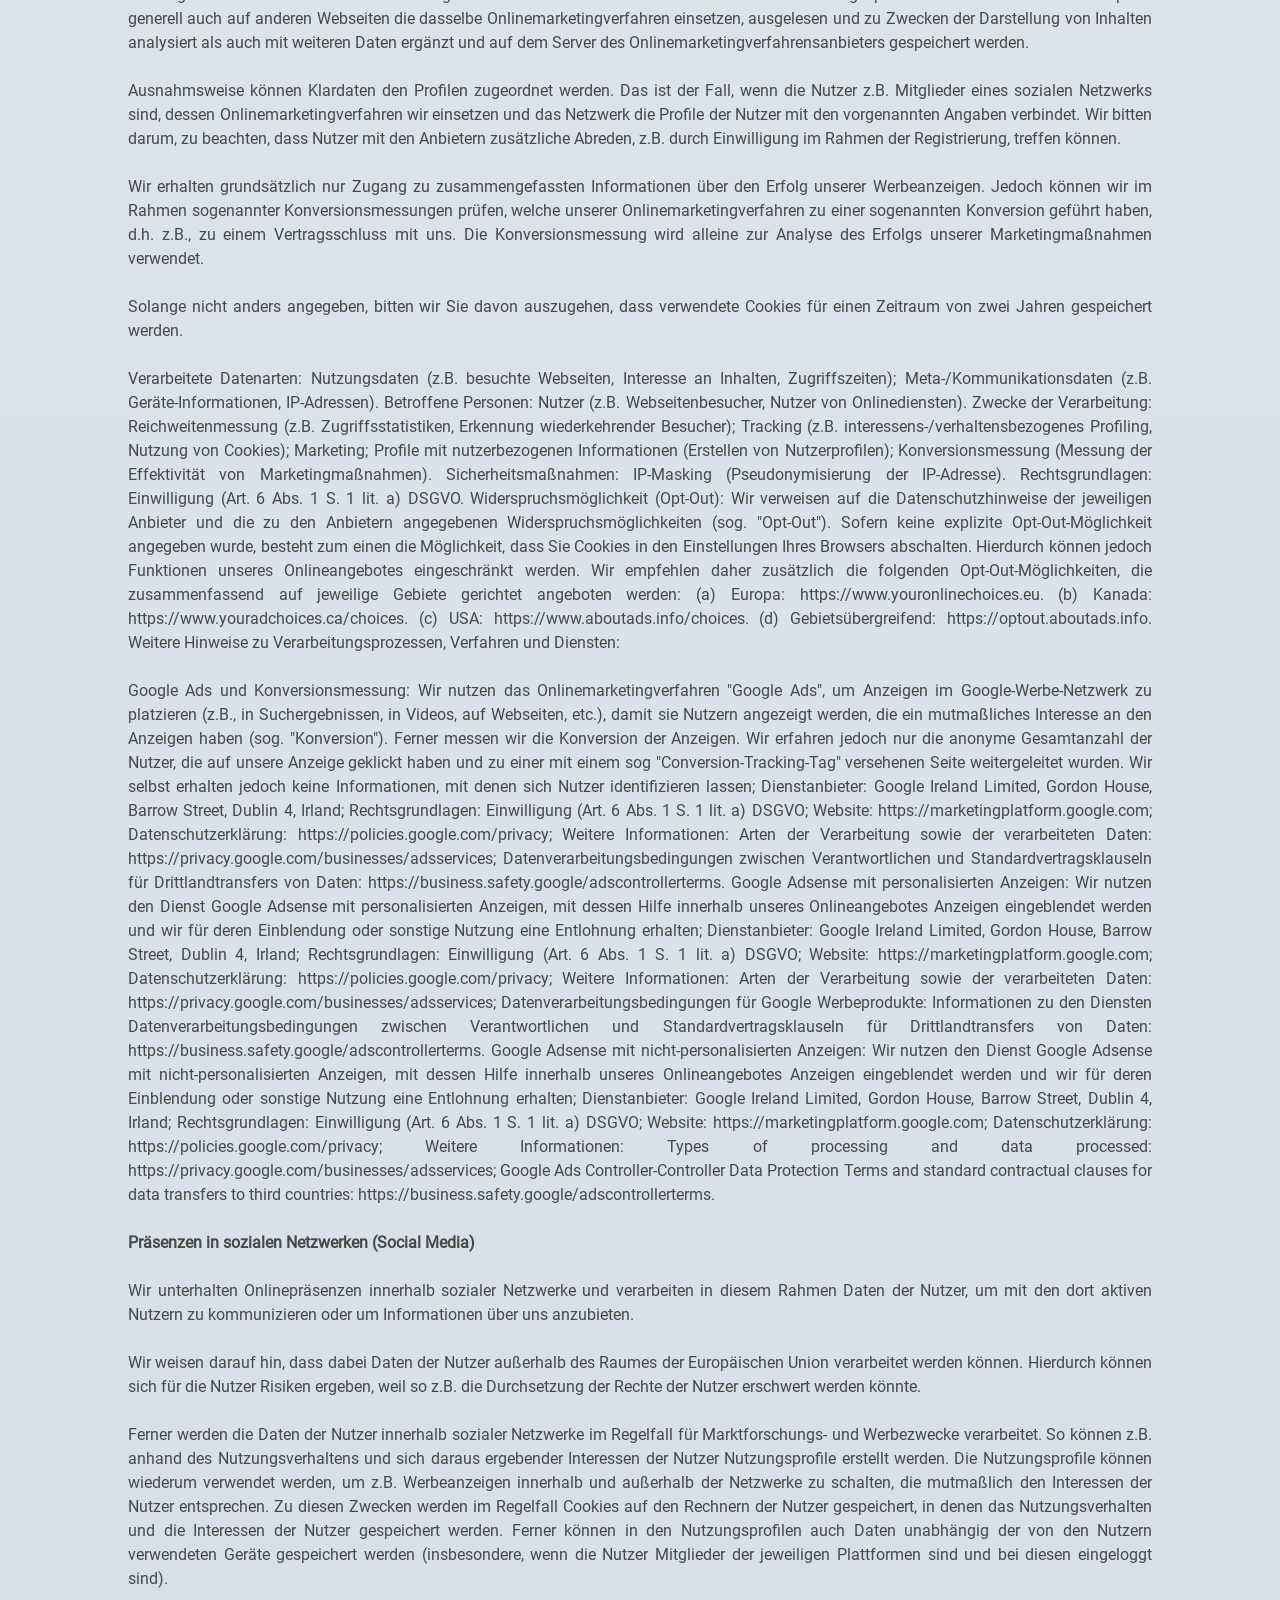
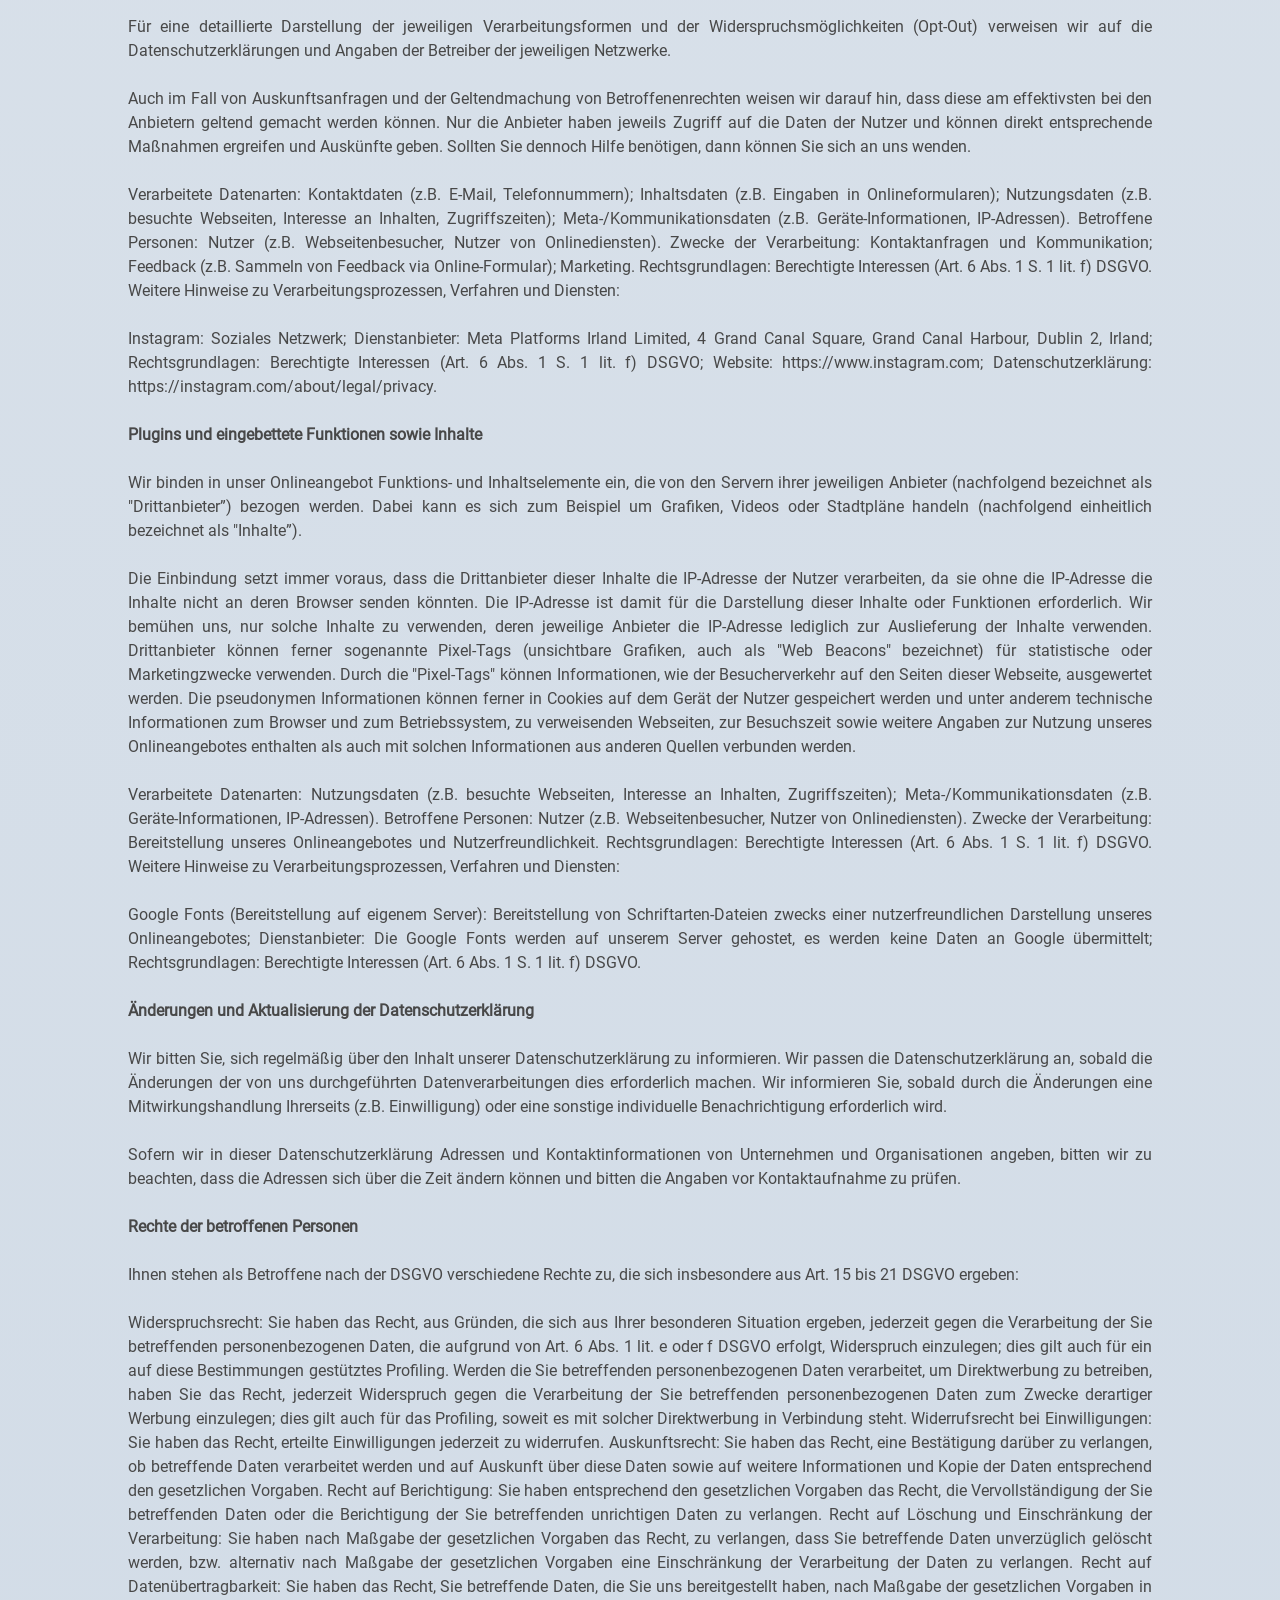
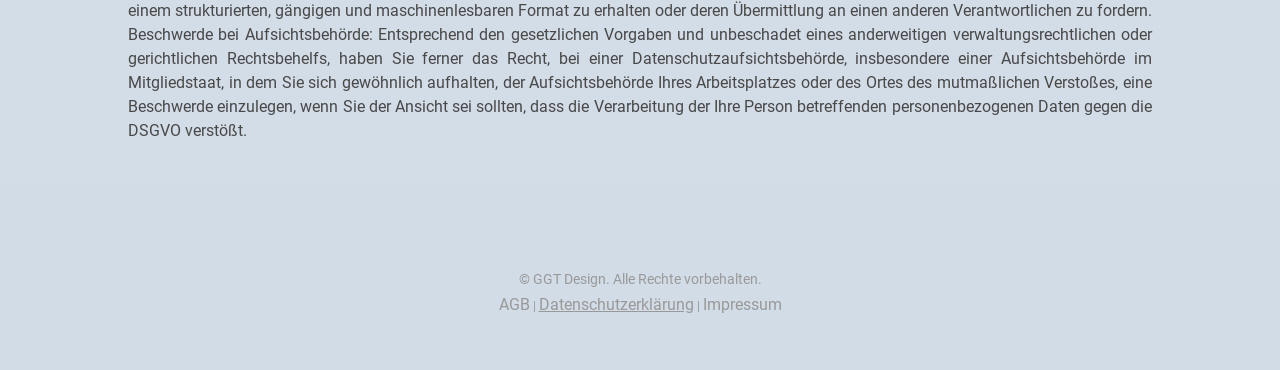
<file: datenschutz.html>
<!DOCTYPE html>
<html lang="de">
  <head>
    <meta charset="UTF-8">
    <meta http-equiv="X-UA-Compatible" content="IE=edge"/>
    <meta name="viewport" content="width=device-width, initial-scale=1.0">
    <link rel="stylesheet" href="style.css">
    <link rel="icon" href="assets/favicon.ico" type="image/x-icon">
    <link
      rel="stylesheet"
      href="https://cdnjs.cloudflare.com/ajax/libs/font-awesome/6.7.2/css/all.min.css"
      integrity="sha512-Evv84Mr4kqVGRNSgIGL/F/aIDqQb7xQ2vcrdIwxfjThSH8CSR7PBEakCr51Ck+w+/U6swU2Im1vVX0SVk9ABhg=="
      crossorigin="anonymous"
      referrerpolicy="no-referrer"
    />
    <title>GGT Design - Datenschutzerklärung</title>
    <meta name="description" content="Datenschutz - Grafikdesign, Branding, Webdesign und Illustration. Kreative Projekte für Unternehmen und Startups.">
    <meta name="keywords" content="Grafikdesigner, Webdesign, Logo-Design, Logo erstellen lassen, Branding, Illustration, Corporate Design, Corporate Identity, Printdesign, Freelancer Grafikdesign, Visitenkarten, Grafikdesign Deutschland, Bad Urach, Reutlingen, Stuttgart">
  </head>
  <body>
    <header>
      <div class="navi">
        <a href="index.html" class="logo"></a>
        <ul class="links">
          <li><a href="portfolio.html">Portfolio</a></li>
          <li><a href="dienste.html">Dienste</a></li>
          <li><a href="preise.html">Preise</a></li>
          <li><a href="kontakt.html">Kontakt</a></li>
        </ul>
        <div class="toggle_btn">
          <i class="fa-solid fa-bars"></i>
        </div>
      </div>
    </header>
    <div class="offcanvas_menu" id="offcanvasMenu">
      <div class="close_btn">
        <i class="fa-solid fa-times"></i>
      </div>
      <ul>
        <li><a href="portfolio.html">Portfolio</a></li>
        <li><a href="dienste.html">Dienste</a></li>
        <li><a href="preise.html">Preise</a></li>
        <li><a href="kontakt.html">Kontakt</a></li>
      </ul>
    </div>
    <main>
      <section id="start">
        <h1 class="titel-agb">Datenschutzerklärung</h1>

        <div class="beschreibung-agb">
          <div style="font-weight: 600;">Einleitung</div>
          <br>
          Mit der folgenden Datenschutzerklärung möchten wir Sie darüber aufklären, welche Arten Ihrer personenbezogenen Daten (nachfolgend auch kurz als "Daten“ bezeichnet) wir zu welchen Zwecken und in welchem Umfang verarbeiten. Die Datenschutzerklärung gilt für alle von uns durchgeführten Verarbeitungen personenbezogener Daten, sowohl im Rahmen der Erbringung unserer Leistungen als auch insbesondere auf unseren Webseiten, in mobilen Applikationen sowie innerhalb externer Onlinepräsenzen, wie z.B. unserer Social-Media-Profile (nachfolgend zusammenfassend bezeichnet als "Onlineangebot“).
          <br><br>
          Die verwendeten Begriffe sind nicht geschlechtsspezifisch.
          <br><br>
          Stand: 30. September 2026
          <br><br>
          <div style="font-weight: 600;">Inhaltsübersicht</div>
          <br>
          <div>• Einleitung</div>
          <div>• Verantwortlicher</div>
          <div>• Übersicht der Verarbeitungen</div>
          <div>• Maßgebliche Rechtsgrundlagen</div>
          <div>• Sicherheitsmaßnahmen</div>
          <div>• Einsatz von Cookies</div>
          <div>• Geschäftliche Leistungen</div>
          <div>• Zahlungsverfahren</div>
          <div>• Bereitstellung des Onlineangebots und Webhosting</div>
          <div>• Kontakt- und Anfragenverwaltung</div>
          <div>• Webanalyse, Monitoring und Optimierung</div>
          <div>• Onlinemarketing</div>
          <div>• Präsenzen in sozialen Netzwerken (Social Media)</div>
          <div>• Plugins und eingebettete Funktionen sowie Inhalte</div>
          <div>• Änderungen und Aktualisierung der Datenschutzerklärung</div>
          <div>• Rechte der betroffenen Personen</div>
          <br>
          <div style="font-weight: 600;">Verantwortlicher</div>
          <br>
          Gökce Gökay Tutcu
          <br>
          Altstadt 13
          <br>
          72574 Bad Urach, Deutschland
          <br><br>
          Telefon: +49 179 4685589
          <br>
          E-Mail: ggtdesign@protonmail.com
          <br><br>
          <div style="font-weight: 600;">Übersicht der Verarbeitungen</div>
          <br>
          Die nachfolgende Übersicht fasst die Arten der verarbeiteten Daten und die Zwecke ihrer Verarbeitung zusammen und verweist auf die betroffenen Personen.
          <br><br>
          Arten der verarbeiteten Daten:
          <br><br>
          • Bestandsdaten
          <br>
          • Zahlungsdaten
          <br>
          • Kontaktdaten
          <br>
          • Inhaltsdaten
          <br>
          • Vertragsdaten
          <br>
          • Nutzungsdaten
          <br>
          • Meta-/Kommunikationsdaten
          <br>
          • Kategorien betroffener Personen
          <br>
          • Kunden
          <br>
          • Interessenten
          <br>
          • Kommunikationspartner
          <br>
          • Nutzer
          <br>
          • Geschäfts- und Vertragspartner
          <br>
          • Zwecke der Verarbeitung
          <br>
          • Erbringung vertraglicher Leistungen und Kundenservice
          <br>
          • Kontaktanfragen und Kommunikation
          <br>
          • Reichweitenmessung
          <br>
          • Tracking
          <br>
          • Büro- und Organisationsverfahren
          <br>
          • Konversionsmessung
          <br>
          • Verwaltung und Beantwortung von Anfragen
          <br>
          • Feedback
          <br>
          • Marketing
          <br>
          • Profile mit nutzerbezogenen Informationen
          <br>
          • Bereitstellung unseres Onlineangebotes und Nutzerfreundlichkeit
          <br>
          • Informationstechnische Infrastruktur
          <br><br>
          <div style="font-weight: 600;">Maßgebliche Rechtsgrundlagen</div>
          <br>
          Im Folgenden erhalten Sie eine Übersicht der Rechtsgrundlagen der DSGVO, auf deren Basis wir personenbezogene Daten verarbeiten. Bitte nehmen Sie zur Kenntnis, dass neben den Regelungen der DSGVO nationale Datenschutzvorgaben in Ihrem bzw. unserem Wohn- oder Sitzland gelten können. Sollten ferner im Einzelfall speziellere Rechtsgrundlagen maßgeblich sein, teilen wir Ihnen diese in der Datenschutzerklärung mit.
          <br><br>
          Einwilligung (Art. 6 Abs. 1 S. 1 lit. a) DSGVO - Die betroffene Person hat ihre Einwilligung in die Verarbeitung der sie betreffenden personenbezogenen Daten für einen spezifischen Zweck oder mehrere bestimmte Zwecke gegeben.
          Vertragserfüllung und vorvertragliche Anfragen (Art. 6 Abs. 1 S. 1 lit. b) DSGVO - Die Verarbeitung ist für die Erfüllung eines Vertrags, dessen Vertragspartei die betroffene Person ist, oder zur Durchführung vorvertraglicher Maßnahmen erforderlich, die auf Anfrage der betroffenen Person erfolgen.
          Rechtliche Verpflichtung (Art. 6 Abs. 1 S. 1 lit. c) DSGVO - Die Verarbeitung ist zur Erfüllung einer rechtlichen Verpflichtung erforderlich, der der Verantwortliche unterliegt.
          Berechtigte Interessen (Art. 6 Abs. 1 S. 1 lit. f) DSGVO - Die Verarbeitung ist zur Wahrung der berechtigten Interessen des Verantwortlichen oder eines Dritten erforderlich, sofern nicht die Interessen oder Grundrechte und Grundfreiheiten der betroffenen Person, die den Schutz personenbezogener Daten erfordern, überwiegen.
          Zusätzlich zu den Datenschutzregelungen der DSGVO gelten nationale Regelungen zum Datenschutz in Deutschland. Hierzu gehört insbesondere das Gesetz zum Schutz vor Missbrauch personenbezogener Daten bei der Datenverarbeitung (Bundesdatenschutzgesetz – BDSG). Das BDSG enthält insbesondere Spezialregelungen zum Recht auf Auskunft, zum Recht auf Löschung, zum Widerspruchsrecht, zur Verarbeitung besonderer Kategorien personenbezogener Daten, zur Verarbeitung für andere Zwecke und zur Übermittlung sowie automatisierten Entscheidungsfindung im Einzelfall einschließlich Profiling. Des Weiteren regelt es die Datenverarbeitung für Zwecke des Beschäftigungsverhältnisses (§ 26 BDSG), insbesondere im Hinblick auf die Begründung, Durchführung oder Beendigung von Beschäftigungsverhältnissen sowie die Einwilligung von Beschäftigten. Ferner können Landesdatenschutzgesetze der einzelnen Bundesländer zur Anwendung gelangen.
          <br><br>
          <div style="font-weight: 600;">Sicherheitsmaßnahmen</div>
          <br>
          Wir treffen nach Maßgabe der gesetzlichen Vorgaben unter Berücksichtigung des Stands der Technik, der Implementierungskosten und der Art, des Umfangs, der Umstände und der Zwecke der Verarbeitung sowie der unterschiedlichen Eintrittswahrscheinlichkeiten und des Ausmaßes der Bedrohung der Rechte und Freiheiten natürlicher Personen geeignete technische und organisatorische Maßnahmen, um ein dem Risiko angemessenes Schutzniveau zu gewährleisten.
          <br><br>
          Zu den Maßnahmen gehören insbesondere die Sicherung der Vertraulichkeit, Integrität und Verfügbarkeit von Daten durch Kontrolle des physischen und elektronischen Zugangs zu den Daten als auch des sie betreffenden Zugriffs, der Eingabe, der Weitergabe, der Sicherung der Verfügbarkeit und ihrer Trennung. Des Weiteren haben wir Verfahren eingerichtet, die eine Wahrnehmung von Betroffenenrechten, die Löschung von Daten und Reaktionen auf die Gefährdung der Daten gewährleisten. Ferner berücksichtigen wir den Schutz personenbezogener Daten bereits bei der Entwicklung bzw. Auswahl von Hardware, Software sowie Verfahren entsprechend dem Prinzip des Datenschutzes, durch Technikgestaltung und durch datenschutzfreundliche Voreinstellungen.
          <br><br>
          TLS-Verschlüsselung (https): Um Ihre via unserem Online-Angebot übermittelten Daten zu schützen, nutzen wir eine TLS-Verschlüsselung. Sie erkennen derart verschlüsselte Verbindungen an dem Präfix https:// in der Adresszeile Ihres Browsers.
          <br><br>
          <div style="font-weight: 600;">Einsatz von Cookies</div>
          <br>
          Cookies sind kleine Textdateien, bzw. sonstige Speichervermerke, die Informationen auf Endgeräten speichern und Informationen aus den Endgeräten auslesen. Z.B. um den Login-Status in einem Nutzerkonto, einen Warenkorbinhalt in einem E-Shop, die aufgerufenen Inhalte oder verwendete Funktionen eines Onlineangebotes speichern. Cookies können ferner zu unterschiedlichen Zwecken eingesetzt werden, z.B. zu Zwecken der Funktionsfähigkeit, Sicherheit und Komfort von Onlineangeboten sowie der Erstellung von Analysen der Besucherströme.
          <br><br>
          Hinweise zur Einwilligung: Wir setzen Cookies im Einklang mit den gesetzlichen Vorschriften ein. Daher holen wir von den Nutzern eine vorhergehende Einwilligung ein, außer wenn diese gesetzlich nicht gefordert ist. Eine Einwilligung ist insbesondere nicht notwendig, wenn das Speichern und das Auslesen der Informationen, also auch von Cookies, unbedingt erforderlich sind, um dem den Nutzern einen von ihnen ausdrücklich gewünschten Telemediendienst (also unser Onlineangebot) zur Verfügung zu stellen. Die widerrufliche Einwilligung wird gegenüber den Nutzern deutlich kommuniziert und enthält die Informationen zu der jeweiligen Cookie-Nutzung.
          <br><br>
          Hinweise zu datenschutzrechtlichen Rechtsgrundlagen: Auf welcher datenschutzrechtlichen Rechtsgrundlage wir die personenbezogenen Daten der Nutzer mit Hilfe von Cookies verarbeiten, hängt davon ab, ob wir Nutzer um eine Einwilligung bitten. Falls die Nutzer einwilligen, ist die Rechtsgrundlage der Verarbeitung Ihrer Daten die erklärte Einwilligung. Andernfalls werden die mithilfe von Cookies verarbeiteten Daten auf Grundlage unserer berechtigten Interessen (z.B. an einem betriebswirtschaftlichen Betrieb unseres Onlineangebotes und Verbesserung seiner Nutzbarkeit) verarbeitet oder, wenn dies im Rahmen der Erfüllung unserer vertraglichen Pflichten erfolgt, wenn der Einsatz von Cookies erforderlich ist, um unsere vertraglichen Verpflichtungen zu erfüllen. Zu welchen Zwecken die Cookies von uns verarbeitet werden, darüber klären wir im Laufe dieser Datenschutzerklärung oder im Rahmen von unseren Einwilligungs- und Verarbeitungsprozessen auf.
          <br><br>
          Speicherdauer: Im Hinblick auf die Speicherdauer werden die folgenden Arten von Cookies unterschieden:
          <br><br>
          Temporäre Cookies (auch: Session- oder Sitzungs-Cookies): Temporäre Cookies werden spätestens gelöscht, nachdem ein Nutzer ein Online-Angebot verlassen und sein Endgerät (z.B. Browser oder mobile Applikation) geschlossen hat.
          Permanente Cookies: Permanente Cookies bleiben auch nach dem Schließen des Endgerätes gespeichert. So können beispielsweise der Login-Status gespeichert oder bevorzugte Inhalte direkt angezeigt werden, wenn der Nutzer eine Website erneut besucht. Ebenso können die mit Hilfe von Cookies erhobenen Daten der Nutzer zur Reichweitenmessung verwendet werden. Sofern wir Nutzern keine expliziten Angaben zur Art und Speicherdauer von Cookies mitteilen (z. B. im Rahmen der Einholung der Einwilligung), sollten Nutzer davon ausgehen, dass Cookies permanent sind und die Speicherdauer bis zu zwei Jahre betragen kann.
          Allgemeine Hinweise zum Widerruf und Widerspruch (Opt-Out): Nutzer können die von ihnen abgegebenen Einwilligungen jederzeit widerrufen und zudem einen Widerspruch gegen die Verarbeitung entsprechend den gesetzlichen Vorgaben im Art. 21 DSGVO einlegen. Nutzer können ihren Widerspruch auch über die Einstellungen ihres Browsers erklären, z.B. durch Deaktivierung der Verwendung von Cookies (wobei dadurch auch die Funktionalität unserer Online-Dienste eingeschränkt sein kann). Ein Widerspruch gegen die Verwendung von Cookies zu Online-Marketing-Zwecken kann auch über die Websites https://optout.aboutads.info und https://www.youronlinechoices.com/ erklärt werden.
          <br><br>
          Weitere Hinweise zu Verarbeitungsprozessen, Verfahren und Diensten:
          <br><br>
          Verarbeitung von Cookie-Daten auf Grundlage einer Einwilligung: Wir setzen ein Verfahren zum Cookie-Einwilligungs-Management ein, in dessen Rahmen die Einwilligungen der Nutzer in den Einsatz von Cookies, bzw. der im Rahmen des Cookie-Einwilligungs-Management-Verfahrens genannten Verarbeitungen und Anbieter eingeholt sowie von den Nutzern verwaltet und widerrufen werden können. Hierbei wird die Einwilligungserklärung gespeichert, um deren Abfrage nicht erneut wiederholen zu müssen und die Einwilligung entsprechend der gesetzlichen Verpflichtung nachweisen zu können. Die Speicherung kann serverseitig und/oder in einem Cookie (sogenanntes Opt-In-Cookie, bzw. mithilfe vergleichbarer Technologien) erfolgen, um die Einwilligung einem Nutzer, bzw. dessen Gerät zuordnen zu können. Vorbehaltlich individueller Angaben zu den Anbietern von Cookie-Management-Diensten, gelten die folgenden Hinweise: Die Dauer der Speicherung der Einwilligung kann bis zu zwei Jahren betragen. Hierbei wird ein pseudonymer Nutzer-Identifikator gebildet und mit dem Zeitpunkt der Einwilligung, Angaben zur Reichweite der Einwilligung (z. B. welche Kategorien von Cookies und/oder Diensteanbieter) sowie dem Browser, System und verwendeten Endgerät gespeichert.
          <br><br>
          <div style="font-weight: 600;">Geschäftliche Leistungen</div>
          <br>
          Wir verarbeiten Daten unserer Vertrags- und Geschäftspartner, z.B. Kunden und Interessenten (zusammenfassend bezeichnet als "Vertragspartner") im Rahmen von vertraglichen und vergleichbaren Rechtsverhältnissen sowie damit verbundenen Maßnahmen und im Rahmen der Kommunikation mit den Vertragspartnern (oder vorvertraglich), z.B., um Anfragen zu beantworten.
          <br><br>
          Wir verarbeiten diese Daten, um unsere vertraglichen Verpflichtungen zu erfüllen. Dazu gehören insbesondere die Verpflichtungen zur Erbringung der vereinbarten Leistungen, etwaige Aktualisierungspflichten und Abhilfe bei Gewährleistungs- und sonstigen Leistungsstörungen. Darüber hinaus verarbeiten wir die Daten zur Wahrung unserer Rechte und zum Zwecke der mit diesen Pflichten verbundenen Verwaltungsaufgaben sowie der Unternehmensorganisation. Darüber hinaus verarbeiten wir die Daten auf Grundlage unserer berechtigten Interessen an einer ordnungsgemäßen und betriebswirtschaftlichen Geschäftsführung sowie an Sicherheitsmaßnahmen zum Schutz unserer Vertragspartner und unseres Geschäftsbetriebes vor Missbrauch, Gefährdung ihrer Daten, Geheimnisse, Informationen und Rechte (z.B. zur Beteiligung von Telekommunikations-, Transport- und sonstigen Hilfsdiensten sowie Subunternehmern, Banken, Steuer- und Rechtsberatern, Zahlungsdienstleistern oder Finanzbehörden). Im Rahmen des geltenden Rechts geben wir die Daten von Vertragspartnern nur insoweit an Dritte weiter, als dies für die vorgenannten Zwecke oder zur Erfüllung gesetzlicher Pflichten erforderlich ist. Über weitere Formen der Verarbeitung, z.B. zu Marketingzwecken, werden die Vertragspartner im Rahmen dieser Datenschutzerklärung informiert.
          <br><br>
          Welche Daten für die vorgenannten Zwecke erforderlich sind, teilen wir den Vertragspartnern vor oder im Rahmen der Datenerhebung, z.B. in Onlineformularen, durch besondere Kennzeichnung (z.B. Farben) bzw. Symbole (z.B. Sternchen o.ä.), oder persönlich mit.
          <br><br>
          Wir löschen die Daten nach Ablauf gesetzlicher Gewährleistungs- und vergleichbarer Pflichten, d.h., grundsätzlich nach Ablauf von 4 Jahren, es sei denn, dass die Daten in einem Kundenkonto gespeichert werden, z.B., solange sie aus gesetzlichen Gründen der Archivierung aufbewahrt werden müssen. Die gesetzliche Aufbewahrungsfrist beträgt bei steuerrechtlich relevanten Unterlagen sowie bei Handelsbüchern, Inventaren, Eröffnungsbilanzen, Jahresabschlüssen, die zum Verständnis dieser Unterlagen erforderlichen Arbeitsanweisungen und sonstigen Organisationsunterlagen und Buchungsbelegen zehn Jahre sowie bei empfangenen Handels- und Geschäftsbriefen und Wiedergaben der abgesandten Handels- und Geschäftsbriefe sechs Jahre. Die Frist beginnt mit Ablauf des Kalenderjahres, in dem die letzte Eintragung in das Buch gemacht, das Inventar, die Eröffnungsbilanz, der Jahresabschluss oder der Lagebericht aufgestellt, der Handels- oder Geschäftsbrief empfangen oder abgesandt worden oder der Buchungsbeleg entstanden ist, ferner die Aufzeichnung vorgenommen worden ist oder die sonstigen Unterlagen entstanden sind.
          <br><br>
          Soweit wir zur Erbringung unserer Leistungen Drittanbieter oder Plattformen einsetzen, gelten im Verhältnis zwischen den Nutzern und den Anbietern die Geschäftsbedingungen und Datenschutzhinweise der jeweiligen Drittanbieter oder Plattformen.
          <br><br>
          Verarbeitete Datenarten: Bestandsdaten (z.B. Namen, Adressen); Zahlungsdaten (z.B. Bankverbindungen, Rechnungen, Zahlungshistorie); Kontaktdaten (z.B. E-Mail, Telefonnummern); Vertragsdaten (z.B. Vertragsgegenstand, Laufzeit, Kundenkategorie); Nutzungsdaten (z.B. besuchte Webseiten, Interesse an Inhalten, Zugriffszeiten); Meta-/Kommunikationsdaten (z.B. Geräte-Informationen, IP-Adressen).
          Betroffene Personen: Interessenten; Geschäfts- und Vertragspartner; Kunden.
          Zwecke der Verarbeitung: Erbringung vertraglicher Leistungen und Kundenservice; Kontaktanfragen und Kommunikation; Büro- und Organisationsverfahren; Verwaltung und Beantwortung von Anfragen; Konversionsmessung (Messung der Effektivität von Marketingmaßnahmen); Profile mit nutzerbezogenen Informationen (Erstellen von Nutzerprofilen).
          Rechtsgrundlagen: Vertragserfüllung und vorvertragliche Anfragen (Art. 6 Abs. 1 S. 1 lit. b) DSGVO; Rechtliche Verpflichtung (Art. 6 Abs. 1 S. 1 lit. c) DSGVO; Berechtigte Interessen (Art. 6 Abs. 1 S. 1 lit. f) DSGVO.
          Weitere Hinweise zu Verarbeitungsprozessen, Verfahren und Diensten:
          <br><br>
          Wirtschaftliche Analysen und Marktforschung: Aus betriebswirtschaftlichen Gründen und um Markttendenzen, Wünsche der Vertragspartner und Nutzer erkennen zu können, analysieren wir die uns vorliegenden Daten zu Geschäftsvorgängen, Verträgen, Anfragen, etc., wobei in die Gruppe der betroffenen Personen Vertragspartner, Interessenten, Kunden, Besucher und Nutzer unseres Onlineangebotes fallen können. Die Analysen erfolgen zum Zweck betriebswirtschaftlicher Auswertungen, des Marketings und der Marktforschung (z.B. zur Bestimmung von Kundengruppen mit unterschiedlichen Eigenschaften). Dabei können wir, sofern vorhanden, die Profile von registrierten Nutzern samt ihrer Angaben, z.B. zu in Anspruch genommenen Leistungen, berücksichtigen. Die Analysen dienen alleine uns und werden nicht extern offenbart, sofern es sich nicht um anonyme Analysen mit zusammengefassten, also anonymisierten Werten handelt. Ferner nehmen wir Rücksicht auf die Privatsphäre der Nutzer und verarbeiten die Daten zu den Analysezwecken möglichst pseudonym und, sofern machbar, anonym (z.B. als zusammengefasste Daten); Rechtsgrundlagen: Berechtigte Interessen (Art. 6 Abs. 1 S. 1 lit. f) DSGVO.
          Künstlerische und literarische Leistungen: Wir verarbeiten die Daten unserer Auftraggeber, um ihnen die Auswahl, den Erwerb bzw. die Beauftragung der gewählten Leistungen oder Werke sowie verbundener Tätigkeiten als auch deren Bezahlung und Zustellung bzw. Ausführung oder Erbringung zu ermöglichen. Die erforderlichen Angaben sind als solche im Rahmen des Auftrags-, Bestell- bzw. vergleichbaren Vertragsschlusses gekennzeichnet und umfassen die zur Auslieferung und Abrechnung benötigten Angaben sowie Kontaktinformationen, um etwaige Rücksprachen halten zu können; Rechtsgrundlagen: Vertragserfüllung und vorvertragliche Anfragen (Art. 6 Abs. 1 S. 1 lit. b) DSGVO.
          Projekt- und Entwicklungsleistungen: Wir verarbeiten die Daten unserer Kunden sowie Auftraggeber (nachfolgend einheitlich als "Kunden" bezeichnet), um ihnen die Auswahl, den Erwerb bzw. die Beauftragung der gewählten Leistungen oder Werke sowie verbundener Tätigkeiten als auch deren Bezahlung und Zurverfügungstellung bzw. Ausführung oder Erbringung zu ermöglichen. Die erforderlichen Angaben sind als solche im Rahmen des Auftrags-, Bestell- bzw. vergleichbaren Vertragsschlusses gekennzeichnet und umfassen die zur Leistungserbringung und Abrechnung benötigten Angaben sowie Kontaktinformationen, um etwaige Rücksprachen halten zu können. Soweit wir Zugang zu Informationen der Endkunden, Mitarbeitern oder anderer Personen erhalten, verarbeiten wir diese im Einklang mit den gesetzlichen und vertraglichen Vorgaben; Rechtsgrundlagen: Vertragserfüllung und vorvertragliche Anfragen (Art. 6 Abs. 1 S. 1 lit. b) DSGVO.
          <br><br>
          <div style="font-weight: 600;">Zahlungsverfahren</div>
          <br>
          Im Rahmen von Vertrags- und sonstigen Rechtsbeziehungen, aufgrund gesetzlicher Pflichten oder sonst auf Grundlage unserer berechtigten Interessen bieten wir den betroffenen Personen effiziente und sichere Zahlungsmöglichkeiten an und setzen hierzu neben Banken und Kreditinstituten weitere Dienstleister ein (zusammenfassend "Zahlungsdienstleister").
          <br><br>
          Zu den durch die Zahlungsdienstleister verarbeiteten Daten gehören Bestandsdaten, wie z.B. der Name und die Adresse, Bankdaten, wie z.B. Kontonummern oder Kreditkartennummern, Passwörter, TANs und Prüfsummen sowie die Vertrags-, Summen- und empfängerbezogenen Angaben. Die Angaben sind erforderlich, um die Transaktionen durchzuführen. Die eingegebenen Daten werden jedoch nur durch die Zahlungsdienstleister verarbeitet und bei diesen gespeichert. D.h., wir erhalten keine konto- oder kreditkartenbezogenen Informationen, sondern lediglich Informationen mit Bestätigung oder Negativbeauskunftung der Zahlung. Unter Umständen werden die Daten seitens der Zahlungsdienstleister an Wirtschaftsauskunfteien übermittelt. Diese Übermittlung bezweckt die Identitäts- und Bonitätsprüfung. Hierzu verweisen wir auf die AGB und die Datenschutzhinweise der Zahlungsdienstleister.
          <br><br>
          Für die Zahlungsgeschäfte gelten die Geschäftsbedingungen und die Datenschutzhinweise der jeweiligen Zahlungsdienstleister, welche innerhalb der jeweiligen Webseiten bzw. Transaktionsapplikationen abrufbar sind. Wir verweisen auf diese ebenfalls zwecks weiterer Informationen und Geltendmachung von Widerrufs-, Auskunfts- und anderen Betroffenenrechten.
          <br><br>
          Verarbeitete Datenarten: Bestandsdaten (z.B. Namen, Adressen); Zahlungsdaten (z.B. Bankverbindungen, Rechnungen, Zahlungshistorie); Vertragsdaten (z.B. Vertragsgegenstand, Laufzeit, Kundenkategorie); Nutzungsdaten (z.B. besuchte Webseiten, Interesse an Inhalten, Zugriffszeiten); Meta-/Kommunikationsdaten (z.B. Geräte-Informationen, IP-Adressen).
          Betroffene Personen: Kunden; Interessenten.
          Zwecke der Verarbeitung: Erbringung vertraglicher Leistungen und Kundenservice.
          Rechtsgrundlagen: Vertragserfüllung und vorvertragliche Anfragen (Art. 6 Abs. 1 S. 1 lit. b) DSGVO.
          Weitere Hinweise zu Verarbeitungsprozessen, Verfahren und Diensten:
          <br><br>
          Klarna / Sofortüberweisung: Zahlungsdienstleistungen (technische Anbindung von Online-Bezahlmethoden); Dienstanbieter: Klarna Bank AB (publ), Sveavägen 46, 111 34 Stockholm, Schweden; Rechtsgrundlagen: Vertragserfüllung und vorvertragliche Anfragen (Art. 6 Abs. 1 S. 1 lit. b) DSGVO; Website: https://www.klarna.com/de; Datenschutzerklärung: https://www.klarna.com/de/datenschutz.
          PayPal: Zahlungsdienstleistungen (technische Anbindung von Online-Bezahlmethoden) (z.B. PayPal, PayPal Plus, Braintree); Dienstanbieter: PayPal (Europe) S.à r.l. et Cie, S.C.A., 22-24 Boulevard Royal, L-2449 Luxembourg; Rechtsgrundlagen: Vertragserfüllung und vorvertragliche Anfragen (Art. 6 Abs. 1 S. 1 lit. b) DSGVO; Website: https://www.paypal.com/de; Datenschutzerklärung: https://www.paypal.com/de/webapps/mpp/ua/privacy-full.
          <br><br>
          <div style="font-weight: 600;">Bereitstellung des Onlineangebots und Webhosting</div>
          <br>
          Wir verarbeiten die Daten der Nutzer, um ihnen unsere Online-Dienste zur Verfügung stellen zu können. Zu diesem Zweck verarbeiten wir die IP-Adresse des Nutzers, die notwendig ist, um die Inhalte und Funktionen unserer Online-Dienste an den Browser oder das Endgerät der Nutzer zu übermitteln.
          <br><br>
          Verarbeitete Datenarten: Nutzungsdaten (z.B. besuchte Webseiten, Interesse an Inhalten, Zugriffszeiten); Meta-/Kommunikationsdaten (z.B. Geräte-Informationen, IP-Adressen).
          Betroffene Personen: Nutzer (z.B. Webseitenbesucher, Nutzer von Onlinediensten).
          Zwecke der Verarbeitung: Bereitstellung unseres Onlineangebotes und Nutzerfreundlichkeit; Informationstechnische Infrastruktur (Betrieb und Bereitstellung von Informationssystemen und technischen Geräten (Computer, Server etc.).); Sicherheitsmaßnahmen; Erbringung vertraglicher Leistungen und Kundenservice.
          Rechtsgrundlagen: Berechtigte Interessen (Art. 6 Abs. 1 S. 1 lit. f) DSGVO.
          Weitere Hinweise zu Verarbeitungsprozessen, Verfahren und Diensten:
          <br><br>
          Erhebung von Zugriffsdaten und Logfiles: Der Zugriff auf unser Onlineangebot wird in Form von so genannten "Server-Logfiles" protokolliert. Zu den Serverlogfiles können die Adresse und Name der abgerufenen Webseiten und Dateien, Datum und Uhrzeit des Abrufs, übertragene Datenmengen, Meldung über erfolgreichen Abruf, Browsertyp nebst Version, das Betriebssystem des Nutzers, Referrer URL (die zuvor besuchte Seite) und im Regelfall IP-Adressen und der anfragende Provider gehören. Die Serverlogfiles können zum einen zu Zwecken der Sicherheit eingesetzt werden, z.B., um eine Überlastung der Server zu vermeiden (insbesondere im Fall von missbräuchlichen Angriffen, sogenannten DDoS-Attacken) und zum anderen, um die Auslastung der Server und ihre Stabilität sicherzustellen; Rechtsgrundlagen: Berechtigte Interessen (Art. 6 Abs. 1 S. 1 lit. f) DSGVO; Löschung von Daten: Logfile-Informationen werden für die Dauer von maximal 30 Tagen gespeichert und danach gelöscht oder anonymisiert. Daten, deren weitere Aufbewahrung zu Beweiszwecken erforderlich ist, sind bis zur endgültigen Klärung des jeweiligen Vorfalls von der Löschung ausgenommen.
          1&1 IONOS: Leistungen auf dem Gebiet der Bereitstellung von informationstechnischer Infrastruktur und verbundenen Dienstleistungen (z.B. Speicherplatz und/oder Rechenkapazitäten); Dienstanbieter: 1&1 IONOS SE, Elgendorfer Str. 57, 56410 Montabaur, Deutschland; Rechtsgrundlagen: Berechtigte Interessen (Art. 6 Abs. 1 S. 1 lit. f) DSGVO; Website: https://www.ionos.de; Datenschutzerklärung: https://www.ionos.de/terms-gtc/terms-privacy; Auftragsverarbeitungsvertrag: https://www.ionos.de/hilfe/datenschutz/allgemeine-informationen-zur-datenschutz-grundverordnung-dsgvo/auftragsverarbeitung/.
          <br><br>
          <div style="font-weight: 600;">Kontakt- und Anfragenverwaltung</div>
          <br>
          Bei der Kontaktaufnahme mit uns (z.B. per Kontaktformular, E-Mail, Telefon oder via soziale Medien) sowie im Rahmen bestehender Nutzer- und Geschäftsbeziehungen werden die Angaben der anfragenden Personen verarbeitet soweit dies zur Beantwortung der Kontaktanfragen und etwaiger angefragter Maßnahmen erforderlich ist.
          <br><br>
          Verarbeitete Datenarten: Kontaktdaten (z.B. E-Mail, Telefonnummern); Inhaltsdaten (z.B. Eingaben in Onlineformularen); Nutzungsdaten (z.B. besuchte Webseiten, Interesse an Inhalten, Zugriffszeiten); Meta-/Kommunikationsdaten (z.B. Geräte-Informationen, IP-Adressen).
          Betroffene Personen: Kommunikationspartner.
          Zwecke der Verarbeitung: Kontaktanfragen und Kommunikation; Verwaltung und Beantwortung von Anfragen; Feedback (z.B. Sammeln von Feedback via Online-Formular); Bereitstellung unseres Onlineangebotes und Nutzerfreundlichkeit.
          Rechtsgrundlagen: Berechtigte Interessen (Art. 6 Abs. 1 S. 1 lit. f) DSGVO; Vertragserfüllung und vorvertragliche Anfragen (Art. 6 Abs. 1 S. 1 lit. b) DSGVO.
          Weitere Hinweise zu Verarbeitungsprozessen, Verfahren und Diensten:
          <br>
          Kontaktformular: Wenn Nutzer über unser Kontaktformular, E-Mail oder andere Kommunikationswege mit uns in Kontakt treten, verarbeiten wir die uns in diesem Zusammenhang mitgeteilten Daten zur Bearbeitung des mitgeteilten Anliegens; Rechtsgrundlagen: Vertragserfüllung und vorvertragliche Anfragen (Art. 6 Abs. 1 S. 1 lit. b) DSGVO, Berechtigte Interessen (Art. 6 Abs. 1 S. 1 lit. f) DSGVO.
          <br><br>
          <div style="font-weight: 600;">Webanalyse, Monitoring und Optimierung</div>
          <br>
          Die Webanalyse (auch als "Reichweitenmessung" bezeichnet) dient der Auswertung der Besucherströme unseres Onlineangebotes und kann Verhalten, Interessen oder demographische Informationen zu den Besuchern, wie z.B. das Alter oder das Geschlecht, als pseudonyme Werte umfassen. Mit Hilfe der Reichweitenanalyse können wir z.B. erkennen, zu welcher Zeit unser Onlineangebot oder dessen Funktionen oder Inhalte am häufigsten genutzt werden oder zur Wiederverwendung einladen. Ebenso können wir nachvollziehen, welche Bereiche der Optimierung bedürfen.
          <br><br>
          Neben der Webanalyse können wir auch Testverfahren einsetzen, um z.B. unterschiedliche Versionen unseres Onlineangebotes oder seiner Bestandteile zu testen und optimieren.
          <br><br>
          Sofern nachfolgend nicht anders angegeben, können zu diesen Zwecken Profile, d.h. zu einem Nutzungsvorgang zusammengefasste Daten angelegt und Informationen in einem Browser, bzw. in einem Endgerät gespeichert und aus diesem ausgelesen werden. Zu den erhobenen Angaben gehören insbesondere besuchte Webseiten und dort genutzte Elemente sowie technische Angaben, wie der verwendete Browser, das verwendete Computersystem sowie Angaben zu Nutzungszeiten. Sofern Nutzer in die Erhebung ihrer Standortdaten uns gegenüber oder gegenüber den Anbietern der von uns eingesetzten Dienste einverstanden erklärt haben, können auch Standortdaten verarbeitet werden.
          <br><br>
          Es werden ebenfalls die IP-Adressen der Nutzer gespeichert. Jedoch nutzen wir ein IP-Masking-Verfahren (d.h., Pseudonymisierung durch Kürzung der IP-Adresse) zum Schutz der Nutzer. Generell werden die im Rahmen von Webanalyse, A/B-Testings und Optimierung keine Klardaten der Nutzer (wie z.B. E-Mail-Adressen oder Namen) gespeichert, sondern Pseudonyme. D.h., wir als auch die Anbieter der eingesetzten Software kennen nicht die tatsächliche Identität der Nutzer, sondern nur den für Zwecke der jeweiligen Verfahren in deren Profilen gespeicherten Angaben.
          <br><br>
          Verarbeitete Datenarten: Nutzungsdaten (z.B. besuchte Webseiten, Interesse an Inhalten, Zugriffszeiten); Meta-/Kommunikationsdaten (z.B. Geräte-Informationen, IP-Adressen).
          Betroffene Personen: Nutzer (z.B. Webseitenbesucher, Nutzer von Onlinediensten).
          Zwecke der Verarbeitung: Reichweitenmessung (z.B. Zugriffsstatistiken, Erkennung wiederkehrender Besucher); Profile mit nutzerbezogenen Informationen (Erstellen von Nutzerprofilen); Tracking (z.B. interessens-/verhaltensbezogenes Profiling, Nutzung von Cookies); Bereitstellung unseres Onlineangebotes und Nutzerfreundlichkeit.
          Sicherheitsmaßnahmen: IP-Masking (Pseudonymisierung der IP-Adresse).
          Rechtsgrundlagen: Einwilligung (Art. 6 Abs. 1 S. 1 lit. a) DSGVO.
          Weitere Hinweise zu Verarbeitungsprozessen, Verfahren und Diensten:
          <br><br>
          Adobe Analytics: Adobe Analytics; Dienstanbieter: Adobe Systems Software Ireland Limited, 4-6 Riverwalk, Citywest Business Campus, Dublin 24, Irland; Rechtsgrundlagen: Einwilligung (Art. 6 Abs. 1 S. 1 lit. a) DSGVO; Website: https://www.adobe.com/de/analytics/adobe-analytics.html; Datenschutzerklärung: https://www.adobe.com/de/privacy.html.
          Google Optimize: Verwendung von Google-Analytics-Daten zu Zwecken der Verbesserung von Bereichen unseres Onlineangebotes und einer verbesserten Ausrichtung unserer Marketingmaßnahmen an potentiellen Interessen der Nutzer; Dienstanbieter: Google Ireland Limited, Gordon House, Barrow Street, Dublin 4, Irland; Rechtsgrundlagen: Einwilligung (Art. 6 Abs. 1 S. 1 lit. a) DSGVO; Website: https://optimize.google.com; Datenschutzerklärung: https://policies.google.com/privacy; Auftragsverarbeitungsvertrag: https://business.safety.google/adsprocessorterms; Standardvertragsklauseln (Gewährleistung Datenschutzniveau bei Verarbeitung in Drittländern): https://business.safety.google/adsprocessorterms; Weitere Informationen: https://privacy.google.com/businesses/adsservices (Arten der Verarbeitung sowie der verarbeiteten Daten).
          Google Analytics: Reichweitenmessung und Webanalyse; Dienstanbieter: Google Ireland Limited, Gordon House, Barrow Street, Dublin 4, Irland; Rechtsgrundlagen: Einwilligung (Art. 6 Abs. 1 S. 1 lit. a) DSGVO; Website: https://marketingplatform.google.com/intl/de/about/analytics/; Datenschutzerklärung: https://policies.google.com/privacy; Auftragsverarbeitungsvertrag: https://business.safety.google/adsprocessorterms/; Standardvertragsklauseln (Gewährleistung Datenschutzniveau bei Verarbeitung in Drittländern): https://business.safety.google/adsprocessorterms; Widerspruchsmöglichkeit (Opt-Out): Opt-Out-Plugin: https://tools.google.com/dlpage/gaoptout?hl=de, Einstellungen für die Darstellung von Werbeeinblendungen: https://adssettings.google.com/authenticated; Weitere Informationen: https://privacy.google.com/businesses/adsservices (Arten der Verarbeitung sowie der verarbeiteten Daten).
          Google Analytics: Webanalyse, Reichweitenmessung sowie Messung von Nutzerströmen; Dienstanbieter: Google Ireland Limited, Gordon House, Barrow Street, Dublin 4, Irland; Rechtsgrundlagen: Einwilligung (Art. 6 Abs. 1 S. 1 lit. a) DSGVO; Website: https://marketingplatform.google.com/intl/de/about/analytics/; Datenschutzerklärung: https://policies.google.com/privacy; Auftragsverarbeitungsvertrag: https://business.safety.google/adsprocessorterms; Standardvertragsklauseln (Gewährleistung Datenschutzniveau bei Verarbeitung in Drittländern): https://business.safety.google/adsprocessorterms; Widerspruchsmöglichkeit (Opt-Out): Opt-Out-Plugin: https://tools.google.com/dlpage/gaoptout?hl=de, Einstellungen für die Darstellung von Werbeeinblendungen: https://adssettings.google.com/authenticated; Weitere Informationen: https://privacy.google.com/businesses/adsservices (Arten der Verarbeitung sowie der verarbeiteten Daten).
          Google Analytics 4: Wir verwenden Google Analytics zur Messung und Analyse der Nutzung unseres Onlineangebotes auf der Grundlage einer pseudonymen Nutzeridentifikationsnummer. Diese Identifikationsnummer enthält keine eindeutigen Daten, wie Namen oder E-Mail-Adressen. Sie dient dazu, Analyseinformationen einem Endgerät zuzuordnen, um zu erkennen, welche Inhalte die Nutzer innerhalb eines oder verschiedener Nutzungsvorgänge aufgerufen haben, welche Suchbegriffe sie verwendet haben, diese erneut aufgerufen haben oder mit unserem Onlineangebot interagiert haben. Ebenso werden der Zeitpunkt der Nutzung und deren Dauer gespeichert, sowie die Quellen der Nutzer, die auf unser Onlineangebot verweisen und technische Aspekte ihrer Endgeräte und Browser. Dabei werden pseudonyme Profile von Nutzern mit Informationen aus der Nutzung verschiedener Geräte erstellt, wobei Cookies eingesetzt werden können. In Analytics werden Daten zum geografischen Standort auf höherer Ebene bereitgestellt, indem die folgenden Metadaten anhand der IP-Suche erfasst werden: „Stadt“ (und der abgeleitete Breiten- und Längengrad der Stadt), „Kontinent“, „Land“, „Region“, „Subkontinent“ (und die ID-basierten Entsprechungen). Um den Schutz der Nutzerdaten in der EU zu gewährleisten, empfängt und verarbeitet Google alle Nutzerdaten über Domains und Server innerhalb der EU. Die IP-Adresse der Nutzer wird nicht protokolliert und standardmäßig um die letzten beiden Ziffern gekürzt. Die Kürzung der IP-Adresse findet auf EU-Servern für EU-Nutzer statt. Außerdem werden alle sensiblen Daten, die von Nutzern in der EU erhoben werden, gelöscht, bevor sie über EU-Domänen und -Server erfasst werden; Dienstanbieter: Google Ireland Limited, Gordon House, Barrow Street, Dublin 4, Irland; Rechtsgrundlagen: Einwilligung (Art. 6 Abs. 1 S. 1 lit. a) DSGVO; Website: https://marketingplatform.google.com/intl/de/about/analytics/; Datenschutzerklärung: https://policies.google.com/privacy; Auftragsverarbeitungsvertrag: https://business.safety.google/adsprocessorterms/; Standardvertragsklauseln (Gewährleistung Datenschutzniveau bei Verarbeitung in Drittländern): https://business.safety.google/adsprocessorterms; Widerspruchsmöglichkeit (Opt-Out): Opt-Out-Plugin: https://tools.google.com/dlpage/gaoptout?hl=de, Einstellungen für die Darstellung von Werbeeinblendungen: https://adssettings.google.com/authenticated; Weitere Informationen: https://privacy.google.com/businesses/adsservices (Arten der Verarbeitung sowie der verarbeiteten Daten).
          <br><br>
          <div style="font-weight: 600;">Onlinemarketing</div>
          <br>
          Wir verarbeiten personenbezogene Daten zu Zwecken des Onlinemarketings, worunter insbesondere die Vermarktung von Werbeflächen oder Darstellung von werbenden und sonstigen Inhalten (zusammenfassend als "Inhalte" bezeichnet) anhand potentieller Interessen der Nutzer sowie die Messung ihrer Effektivität fallen kann.
          <br><br>
          Zu diesen Zwecken werden sogenannte Nutzerprofile angelegt und in einer Datei (sogenannte "Cookie") gespeichert oder ähnliche Verfahren genutzt, mittels derer die für die Darstellung der vorgenannten Inhalte relevante Angaben zum Nutzer gespeichert werden. Zu diesen Angaben können z.B. betrachtete Inhalte, besuchte Webseiten, genutzte Onlinenetzwerke, aber auch Kommunikationspartner und technische Angaben, wie der verwendete Browser, das verwendete Computersystem sowie Angaben zu Nutzungszeiten und genutzten Funktionen gehören. Sofern Nutzer in die Erhebung ihrer Standortdaten eingewilligt haben, können auch diese verarbeitet werden.
          <br><br>
          Es werden ebenfalls die IP-Adressen der Nutzer gespeichert. Jedoch nutzen wir zur Verfügung stehende IP-Masking-Verfahren (d.h., Pseudonymisierung durch Kürzung der IP-Adresse) zum Schutz der Nutzer. Generell werden im Rahmen des Onlinemarketingverfahren keine Klardaten der Nutzer (wie z.B. E-Mail-Adressen oder Namen) gespeichert, sondern Pseudonyme. D.h., wir als auch die Anbieter der Onlinemarketingverfahren kennen nicht die tatsächliche Identität der Nutzer, sondern nur die in deren Profilen gespeicherten Angaben.
          <br><br>
          Die Angaben in den Profilen werden im Regelfall in den Cookies oder mittels ähnlicher Verfahren gespeichert. Diese Cookies können später generell auch auf anderen Webseiten die dasselbe Onlinemarketingverfahren einsetzen, ausgelesen und zu Zwecken der Darstellung von Inhalten analysiert als auch mit weiteren Daten ergänzt und auf dem Server des Onlinemarketingverfahrensanbieters gespeichert werden.
          <br><br>
          Ausnahmsweise können Klardaten den Profilen zugeordnet werden. Das ist der Fall, wenn die Nutzer z.B. Mitglieder eines sozialen Netzwerks sind, dessen Onlinemarketingverfahren wir einsetzen und das Netzwerk die Profile der Nutzer mit den vorgenannten Angaben verbindet. Wir bitten darum, zu beachten, dass Nutzer mit den Anbietern zusätzliche Abreden, z.B. durch Einwilligung im Rahmen der Registrierung, treffen können.
          <br><br>
          Wir erhalten grundsätzlich nur Zugang zu zusammengefassten Informationen über den Erfolg unserer Werbeanzeigen. Jedoch können wir im Rahmen sogenannter Konversionsmessungen prüfen, welche unserer Onlinemarketingverfahren zu einer sogenannten Konversion geführt haben, d.h. z.B., zu einem Vertragsschluss mit uns. Die Konversionsmessung wird alleine zur Analyse des Erfolgs unserer Marketingmaßnahmen verwendet.
          <br><br>
          Solange nicht anders angegeben, bitten wir Sie davon auszugehen, dass verwendete Cookies für einen Zeitraum von zwei Jahren gespeichert werden.
          <br><br>
          Verarbeitete Datenarten: Nutzungsdaten (z.B. besuchte Webseiten, Interesse an Inhalten, Zugriffszeiten); Meta-/Kommunikationsdaten (z.B. Geräte-Informationen, IP-Adressen).
          Betroffene Personen: Nutzer (z.B. Webseitenbesucher, Nutzer von Onlinediensten).
          Zwecke der Verarbeitung: Reichweitenmessung (z.B. Zugriffsstatistiken, Erkennung wiederkehrender Besucher); Tracking (z.B. interessens-/verhaltensbezogenes Profiling, Nutzung von Cookies); Marketing; Profile mit nutzerbezogenen Informationen (Erstellen von Nutzerprofilen); Konversionsmessung (Messung der Effektivität von Marketingmaßnahmen).
          Sicherheitsmaßnahmen: IP-Masking (Pseudonymisierung der IP-Adresse).
          Rechtsgrundlagen: Einwilligung (Art. 6 Abs. 1 S. 1 lit. a) DSGVO.
          Widerspruchsmöglichkeit (Opt-Out): Wir verweisen auf die Datenschutzhinweise der jeweiligen Anbieter und die zu den Anbietern angegebenen Widerspruchsmöglichkeiten (sog. "Opt-Out"). Sofern keine explizite Opt-Out-Möglichkeit angegeben wurde, besteht zum einen die Möglichkeit, dass Sie Cookies in den Einstellungen Ihres Browsers abschalten. Hierdurch können jedoch Funktionen unseres Onlineangebotes eingeschränkt werden. Wir empfehlen daher zusätzlich die folgenden Opt-Out-Möglichkeiten, die zusammenfassend auf jeweilige Gebiete gerichtet angeboten werden: (a) Europa: https://www.youronlinechoices.eu. (b) Kanada: https://www.youradchoices.ca/choices. (c) USA: https://www.aboutads.info/choices. (d) Gebietsübergreifend: https://optout.aboutads.info.
          Weitere Hinweise zu Verarbeitungsprozessen, Verfahren und Diensten:
          <br><br>
          Google Ads und Konversionsmessung: Wir nutzen das Onlinemarketingverfahren "Google Ads", um Anzeigen im Google-Werbe-Netzwerk zu platzieren (z.B., in Suchergebnissen, in Videos, auf Webseiten, etc.), damit sie Nutzern angezeigt werden, die ein mutmaßliches Interesse an den Anzeigen haben (sog. "Konversion"). Ferner messen wir die Konversion der Anzeigen. Wir erfahren jedoch nur die anonyme Gesamtanzahl der Nutzer, die auf unsere Anzeige geklickt haben und zu einer mit einem sog "Conversion-Tracking-Tag" versehenen Seite weitergeleitet wurden. Wir selbst erhalten jedoch keine Informationen, mit denen sich Nutzer identifizieren lassen; Dienstanbieter: Google Ireland Limited, Gordon House, Barrow Street, Dublin 4, Irland; Rechtsgrundlagen: Einwilligung (Art. 6 Abs. 1 S. 1 lit. a) DSGVO; Website: https://marketingplatform.google.com; Datenschutzerklärung: https://policies.google.com/privacy; Weitere Informationen: Arten der Verarbeitung sowie der verarbeiteten Daten: https://privacy.google.com/businesses/adsservices; Datenverarbeitungsbedingungen zwischen Verantwortlichen und Standardvertragsklauseln für Drittlandtransfers von Daten: https://business.safety.google/adscontrollerterms.
          Google Adsense mit personalisierten Anzeigen: Wir nutzen den Dienst Google Adsense mit personalisierten Anzeigen, mit dessen Hilfe innerhalb unseres Onlineangebotes Anzeigen eingeblendet werden und wir für deren Einblendung oder sonstige Nutzung eine Entlohnung erhalten; Dienstanbieter: Google Ireland Limited, Gordon House, Barrow Street, Dublin 4, Irland; Rechtsgrundlagen: Einwilligung (Art. 6 Abs. 1 S. 1 lit. a) DSGVO; Website: https://marketingplatform.google.com; Datenschutzerklärung: https://policies.google.com/privacy; Weitere Informationen: Arten der Verarbeitung sowie der verarbeiteten Daten: https://privacy.google.com/businesses/adsservices; Datenverarbeitungsbedingungen für Google Werbeprodukte: Informationen zu den Diensten Datenverarbeitungsbedingungen zwischen Verantwortlichen und Standardvertragsklauseln für Drittlandtransfers von Daten: https://business.safety.google/adscontrollerterms.
          Google Adsense mit nicht-personalisierten Anzeigen: Wir nutzen den Dienst Google Adsense mit nicht-personalisierten Anzeigen, mit dessen Hilfe innerhalb unseres Onlineangebotes Anzeigen eingeblendet werden und wir für deren Einblendung oder sonstige Nutzung eine Entlohnung erhalten; Dienstanbieter: Google Ireland Limited, Gordon House, Barrow Street, Dublin 4, Irland; Rechtsgrundlagen: Einwilligung (Art. 6 Abs. 1 S. 1 lit. a) DSGVO; Website: https://marketingplatform.google.com; Datenschutzerklärung: https://policies.google.com/privacy; Weitere Informationen: Types of processing and data processed: https://privacy.google.com/businesses/adsservices; Google Ads Controller-Controller Data Protection Terms and standard contractual clauses for data transfers to third countries: https://business.safety.google/adscontrollerterms.
          <br><br>
          <div style="font-weight: 600;">Präsenzen in sozialen Netzwerken (Social Media)</div>
          <br>
          Wir unterhalten Onlinepräsenzen innerhalb sozialer Netzwerke und verarbeiten in diesem Rahmen Daten der Nutzer, um mit den dort aktiven Nutzern zu kommunizieren oder um Informationen über uns anzubieten.
          <br><br>
          Wir weisen darauf hin, dass dabei Daten der Nutzer außerhalb des Raumes der Europäischen Union verarbeitet werden können. Hierdurch können sich für die Nutzer Risiken ergeben, weil so z.B. die Durchsetzung der Rechte der Nutzer erschwert werden könnte.
          <br><br>
          Ferner werden die Daten der Nutzer innerhalb sozialer Netzwerke im Regelfall für Marktforschungs- und Werbezwecke verarbeitet. So können z.B. anhand des Nutzungsverhaltens und sich daraus ergebender Interessen der Nutzer Nutzungsprofile erstellt werden. Die Nutzungsprofile können wiederum verwendet werden, um z.B. Werbeanzeigen innerhalb und außerhalb der Netzwerke zu schalten, die mutmaßlich den Interessen der Nutzer entsprechen. Zu diesen Zwecken werden im Regelfall Cookies auf den Rechnern der Nutzer gespeichert, in denen das Nutzungsverhalten und die Interessen der Nutzer gespeichert werden. Ferner können in den Nutzungsprofilen auch Daten unabhängig der von den Nutzern verwendeten Geräte gespeichert werden (insbesondere, wenn die Nutzer Mitglieder der jeweiligen Plattformen sind und bei diesen eingeloggt sind).
          <br><br>
          Für eine detaillierte Darstellung der jeweiligen Verarbeitungsformen und der Widerspruchsmöglichkeiten (Opt-Out) verweisen wir auf die Datenschutzerklärungen und Angaben der Betreiber der jeweiligen Netzwerke.
          <br><br>
          Auch im Fall von Auskunftsanfragen und der Geltendmachung von Betroffenenrechten weisen wir darauf hin, dass diese am effektivsten bei den Anbietern geltend gemacht werden können. Nur die Anbieter haben jeweils Zugriff auf die Daten der Nutzer und können direkt entsprechende Maßnahmen ergreifen und Auskünfte geben. Sollten Sie dennoch Hilfe benötigen, dann können Sie sich an uns wenden.
          <br><br>
          Verarbeitete Datenarten: Kontaktdaten (z.B. E-Mail, Telefonnummern); Inhaltsdaten (z.B. Eingaben in Onlineformularen); Nutzungsdaten (z.B. besuchte Webseiten, Interesse an Inhalten, Zugriffszeiten); Meta-/Kommunikationsdaten (z.B. Geräte-Informationen, IP-Adressen).
          Betroffene Personen: Nutzer (z.B. Webseitenbesucher, Nutzer von Onlinediensten).
          Zwecke der Verarbeitung: Kontaktanfragen und Kommunikation; Feedback (z.B. Sammeln von Feedback via Online-Formular); Marketing.
          Rechtsgrundlagen: Berechtigte Interessen (Art. 6 Abs. 1 S. 1 lit. f) DSGVO.
          Weitere Hinweise zu Verarbeitungsprozessen, Verfahren und Diensten:
          <br><br>
          Instagram: Soziales Netzwerk; Dienstanbieter: Meta Platforms Irland Limited, 4 Grand Canal Square, Grand Canal Harbour, Dublin 2, Irland; Rechtsgrundlagen: Berechtigte Interessen (Art. 6 Abs. 1 S. 1 lit. f) DSGVO; Website: https://www.instagram.com; Datenschutzerklärung: https://instagram.com/about/legal/privacy.
          <br><br>
          <div style="font-weight: 600;">Plugins und eingebettete Funktionen sowie Inhalte</div>
          <br>
          Wir binden in unser Onlineangebot Funktions- und Inhaltselemente ein, die von den Servern ihrer jeweiligen Anbieter (nachfolgend bezeichnet als "Drittanbieter”) bezogen werden. Dabei kann es sich zum Beispiel um Grafiken, Videos oder Stadtpläne handeln (nachfolgend einheitlich bezeichnet als "Inhalte”).
          <br><br>
          Die Einbindung setzt immer voraus, dass die Drittanbieter dieser Inhalte die IP-Adresse der Nutzer verarbeiten, da sie ohne die IP-Adresse die Inhalte nicht an deren Browser senden könnten. Die IP-Adresse ist damit für die Darstellung dieser Inhalte oder Funktionen erforderlich. Wir bemühen uns, nur solche Inhalte zu verwenden, deren jeweilige Anbieter die IP-Adresse lediglich zur Auslieferung der Inhalte verwenden. Drittanbieter können ferner sogenannte Pixel-Tags (unsichtbare Grafiken, auch als "Web Beacons" bezeichnet) für statistische oder Marketingzwecke verwenden. Durch die "Pixel-Tags" können Informationen, wie der Besucherverkehr auf den Seiten dieser Webseite, ausgewertet werden. Die pseudonymen Informationen können ferner in Cookies auf dem Gerät der Nutzer gespeichert werden und unter anderem technische Informationen zum Browser und zum Betriebssystem, zu verweisenden Webseiten, zur Besuchszeit sowie weitere Angaben zur Nutzung unseres Onlineangebotes enthalten als auch mit solchen Informationen aus anderen Quellen verbunden werden.
          <br><br>
          Verarbeitete Datenarten: Nutzungsdaten (z.B. besuchte Webseiten, Interesse an Inhalten, Zugriffszeiten); Meta-/Kommunikationsdaten (z.B. Geräte-Informationen, IP-Adressen).
          Betroffene Personen: Nutzer (z.B. Webseitenbesucher, Nutzer von Onlinediensten).
          Zwecke der Verarbeitung: Bereitstellung unseres Onlineangebotes und Nutzerfreundlichkeit.
          Rechtsgrundlagen: Berechtigte Interessen (Art. 6 Abs. 1 S. 1 lit. f) DSGVO.
          Weitere Hinweise zu Verarbeitungsprozessen, Verfahren und Diensten:
          <br><br>
          Google Fonts (Bereitstellung auf eigenem Server): Bereitstellung von Schriftarten-Dateien zwecks einer nutzerfreundlichen Darstellung unseres Onlineangebotes; Dienstanbieter: Die Google Fonts werden auf unserem Server gehostet, es werden keine Daten an Google übermittelt; Rechtsgrundlagen: Berechtigte Interessen (Art. 6 Abs. 1 S. 1 lit. f) DSGVO.
          <br><br>
          <div style="font-weight: 600;">Änderungen und Aktualisierung der Datenschutzerklärung</div>
          <br>
          Wir bitten Sie, sich regelmäßig über den Inhalt unserer Datenschutzerklärung zu informieren. Wir passen die Datenschutzerklärung an, sobald die Änderungen der von uns durchgeführten Datenverarbeitungen dies erforderlich machen. Wir informieren Sie, sobald durch die Änderungen eine Mitwirkungshandlung Ihrerseits (z.B. Einwilligung) oder eine sonstige individuelle Benachrichtigung erforderlich wird.
          <br><br>
          Sofern wir in dieser Datenschutzerklärung Adressen und Kontaktinformationen von Unternehmen und Organisationen angeben, bitten wir zu beachten, dass die Adressen sich über die Zeit ändern können und bitten die Angaben vor Kontaktaufnahme zu prüfen.
          <br><br>
          <div style="font-weight: 600;">Rechte der betroffenen Personen</div>
          <br>
          Ihnen stehen als Betroffene nach der DSGVO verschiedene Rechte zu, die sich insbesondere aus Art. 15 bis 21 DSGVO ergeben:
          <br><br>
          Widerspruchsrecht: Sie haben das Recht, aus Gründen, die sich aus Ihrer besonderen Situation ergeben, jederzeit gegen die Verarbeitung der Sie betreffenden personenbezogenen Daten, die aufgrund von Art. 6 Abs. 1 lit. e oder f DSGVO erfolgt, Widerspruch einzulegen; dies gilt auch für ein auf diese Bestimmungen gestütztes Profiling. Werden die Sie betreffenden personenbezogenen Daten verarbeitet, um Direktwerbung zu betreiben, haben Sie das Recht, jederzeit Widerspruch gegen die Verarbeitung der Sie betreffenden personenbezogenen Daten zum Zwecke derartiger Werbung einzulegen; dies gilt auch für das Profiling, soweit es mit solcher Direktwerbung in Verbindung steht.
          Widerrufsrecht bei Einwilligungen: Sie haben das Recht, erteilte Einwilligungen jederzeit zu widerrufen.
          Auskunftsrecht: Sie haben das Recht, eine Bestätigung darüber zu verlangen, ob betreffende Daten verarbeitet werden und auf Auskunft über diese Daten sowie auf weitere Informationen und Kopie der Daten entsprechend den gesetzlichen Vorgaben.
          Recht auf Berichtigung: Sie haben entsprechend den gesetzlichen Vorgaben das Recht, die Vervollständigung der Sie betreffenden Daten oder die Berichtigung der Sie betreffenden unrichtigen Daten zu verlangen.
          Recht auf Löschung und Einschränkung der Verarbeitung: Sie haben nach Maßgabe der gesetzlichen Vorgaben das Recht, zu verlangen, dass Sie betreffende Daten unverzüglich gelöscht werden, bzw. alternativ nach Maßgabe der gesetzlichen Vorgaben eine Einschränkung der Verarbeitung der Daten zu verlangen.
          Recht auf Datenübertragbarkeit: Sie haben das Recht, Sie betreffende Daten, die Sie uns bereitgestellt haben, nach Maßgabe der gesetzlichen Vorgaben in einem strukturierten, gängigen und maschinenlesbaren Format zu erhalten oder deren Übermittlung an einen anderen Verantwortlichen zu fordern.
          Beschwerde bei Aufsichtsbehörde: Entsprechend den gesetzlichen Vorgaben und unbeschadet eines anderweitigen verwaltungsrechtlichen oder gerichtlichen Rechtsbehelfs, haben Sie ferner das Recht, bei einer Datenschutzaufsichtsbehörde, insbesondere einer Aufsichtsbehörde im Mitgliedstaat, in dem Sie sich gewöhnlich aufhalten, der Aufsichtsbehörde Ihres Arbeitsplatzes oder des Ortes des mutmaßlichen Verstoßes, eine Beschwerde einzulegen, wenn Sie der Ansicht sei sollten, dass die Verarbeitung der Ihre Person betreffenden personenbezogenen Daten gegen die DSGVO verstößt.
        </div>
        <h4 class="copyright">© GGT Design. Alle Rechte vorbehalten.</h4>
        <div class="rechtliches">
          <a class="agb" href="agb.html">AGB</a> | 
          <a class="datenschutz" style="text-decoration: underline;" href="datenschutz.html">Datenschutzerklärung</a> | 
          <a class="impressum" href="impressum.html">Impressum</a>
        </div>
      </section>
    </main>
    <script src="main.js"></script>
  </body>
</html>
</file>
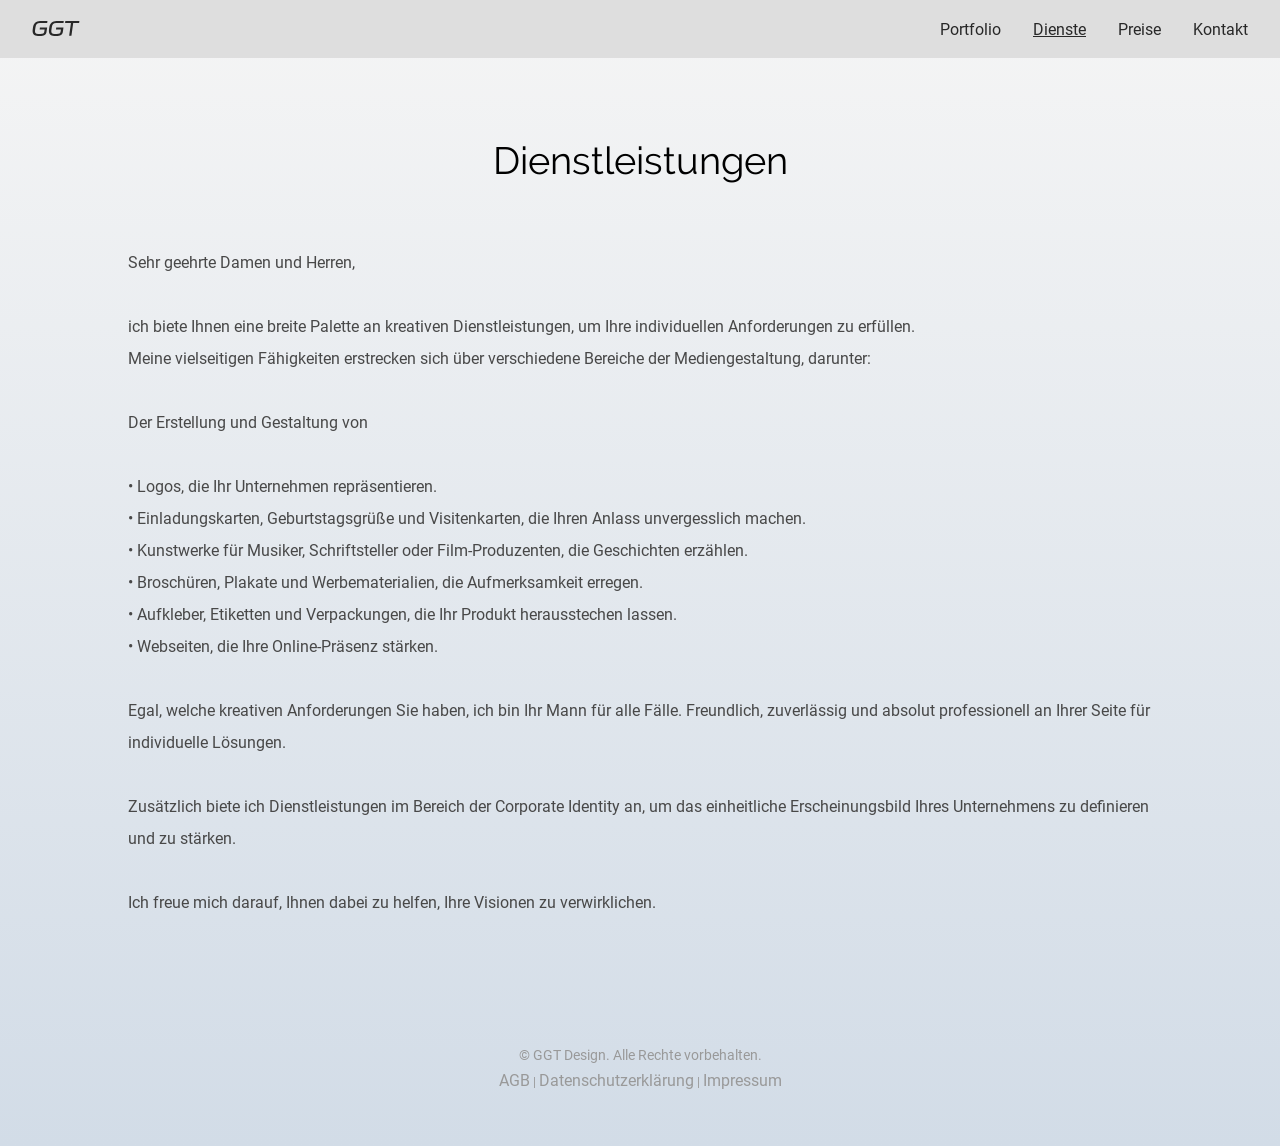
<file: dienste.html>
<!DOCTYPE html>
<html lang="en">
  <head>
    <meta charset="UTF-8">
    <meta http-equiv="X-UA-Compatible" content="IE=edge"/>
    <meta name="viewport" content="width=device-width, initial-scale=1.0">
    <link rel="stylesheet" href="style.css">
    <link rel="icon" href="assets/favicon.ico" type="image/x-icon">
    <link
      rel="stylesheet"
      href="https://cdnjs.cloudflare.com/ajax/libs/font-awesome/6.7.2/css/all.min.css"
      integrity="sha512-Evv84Mr4kqVGRNSgIGL/F/aIDqQb7xQ2vcrdIwxfjThSH8CSR7PBEakCr51Ck+w+/U6swU2Im1vVX0SVk9ABhg=="
      crossorigin="anonymous"
      referrerpolicy="no-referrer"
    />
    <title>GGT Design - Dienste</title>
    <meta name="description" content="Dienstleistungen - Grafikdesign, Branding, Webdesign und Illustration. Kreative Projekte für Unternehmen und Startups.">
    <meta name="keywords" content="Grafikdesigner, Webdesign, Logo-Design, Logo erstellen lassen, Branding, Illustration, Corporate Design, Corporate Identity, Printdesign, Freelancer Grafikdesign, Visitenkarten, Grafikdesign Deutschland, Bad Urach, Reutlingen, Stuttgart">
  </head>
  <body>
    <header>
      <div class="navi">
        <a href="index.html" class="logo"></a>
        <ul class="links">
          <li><a href="portfolio.html">Portfolio</a></li>
          <li><a href="dienste.html" style="text-decoration: underline;">Dienste</a></li>
          <li><a href="preise.html">Preise</a></li>
          <li><a href="kontakt.html">Kontakt</a></li>
        </ul>
        <div class="toggle_btn">
          <i class="fa-solid fa-bars"></i>
        </div>
      </div>
    </header>
    <div class="offcanvas_menu" id="offcanvasMenu">
      <div class="close_btn">
        <i class="fa-solid fa-times"></i>
      </div>
      <ul>
        <li><a href="portfolio.html">Portfolio</a></li>
        <li><a href="dienste.html" style="text-decoration: underline;">Dienste</a></li>
        <li><a href="preise.html">Preise</a></li>
        <li><a href="kontakt.html">Kontakt</a></li>
      </ul>
    </div>
    <main>
      <section id="start">
        <h1 class="titel-dienste">Dienstleistungen</h1>

        <h4 class="beschreibung-dienste">
          Sehr geehrte Damen und Herren,
          <br><br>
          ich biete Ihnen eine breite Palette an kreativen Dienstleistungen, um Ihre individuellen Anforderungen zu erfüllen.
          <br>
          Meine vielseitigen Fähigkeiten erstrecken sich über verschiedene Bereiche der Mediengestaltung, darunter:
          <br><br>
          <p>Der Erstellung und Gestaltung von
          <br><br>
          • Logos, die Ihr Unternehmen repräsentieren.
          <br>
          • Einladungskarten, Geburtstagsgrüße und Visitenkarten, die Ihren Anlass unvergesslich machen.
          <br>
          • Kunstwerke für Musiker, Schriftsteller oder Film-Produzenten, die Geschichten erzählen.
          <br>
          • Broschüren, Plakate und Werbematerialien, die Aufmerksamkeit erregen.
          <br>
          • Aufkleber, Etiketten und Verpackungen, die Ihr Produkt herausstechen lassen.
          <br>
          • Webseiten, die Ihre Online-Präsenz stärken.
          <br><br>
          Egal, welche kreativen Anforderungen Sie haben, ich bin Ihr Mann für alle Fälle.
          Freundlich, zuverlässig und absolut professionell an Ihrer Seite für individuelle Lösungen.
          <br><br>
          Zusätzlich biete ich Dienstleistungen im Bereich der Corporate Identity an, um das einheitliche Erscheinungsbild Ihres Unternehmens zu definieren und zu stärken.
          <br><br>
          Ich freue mich darauf, Ihnen dabei zu helfen, Ihre Visionen zu verwirklichen.
        </h4>
        
        <h4 class="copyright">© GGT Design. Alle Rechte vorbehalten.</h4>
        
        <div class="rechtliches">
          <a class="agb" href="agb.html">AGB</a> | 
          <a class="datenschutz" href="datenschutz.html">Datenschutzerklärung</a> | 
          <a class="impressum" href="impressum.html">Impressum</a>
        </div>
      </section>
    </main>
    <script src="main.js"></script>
  </body>
</html>
</file>
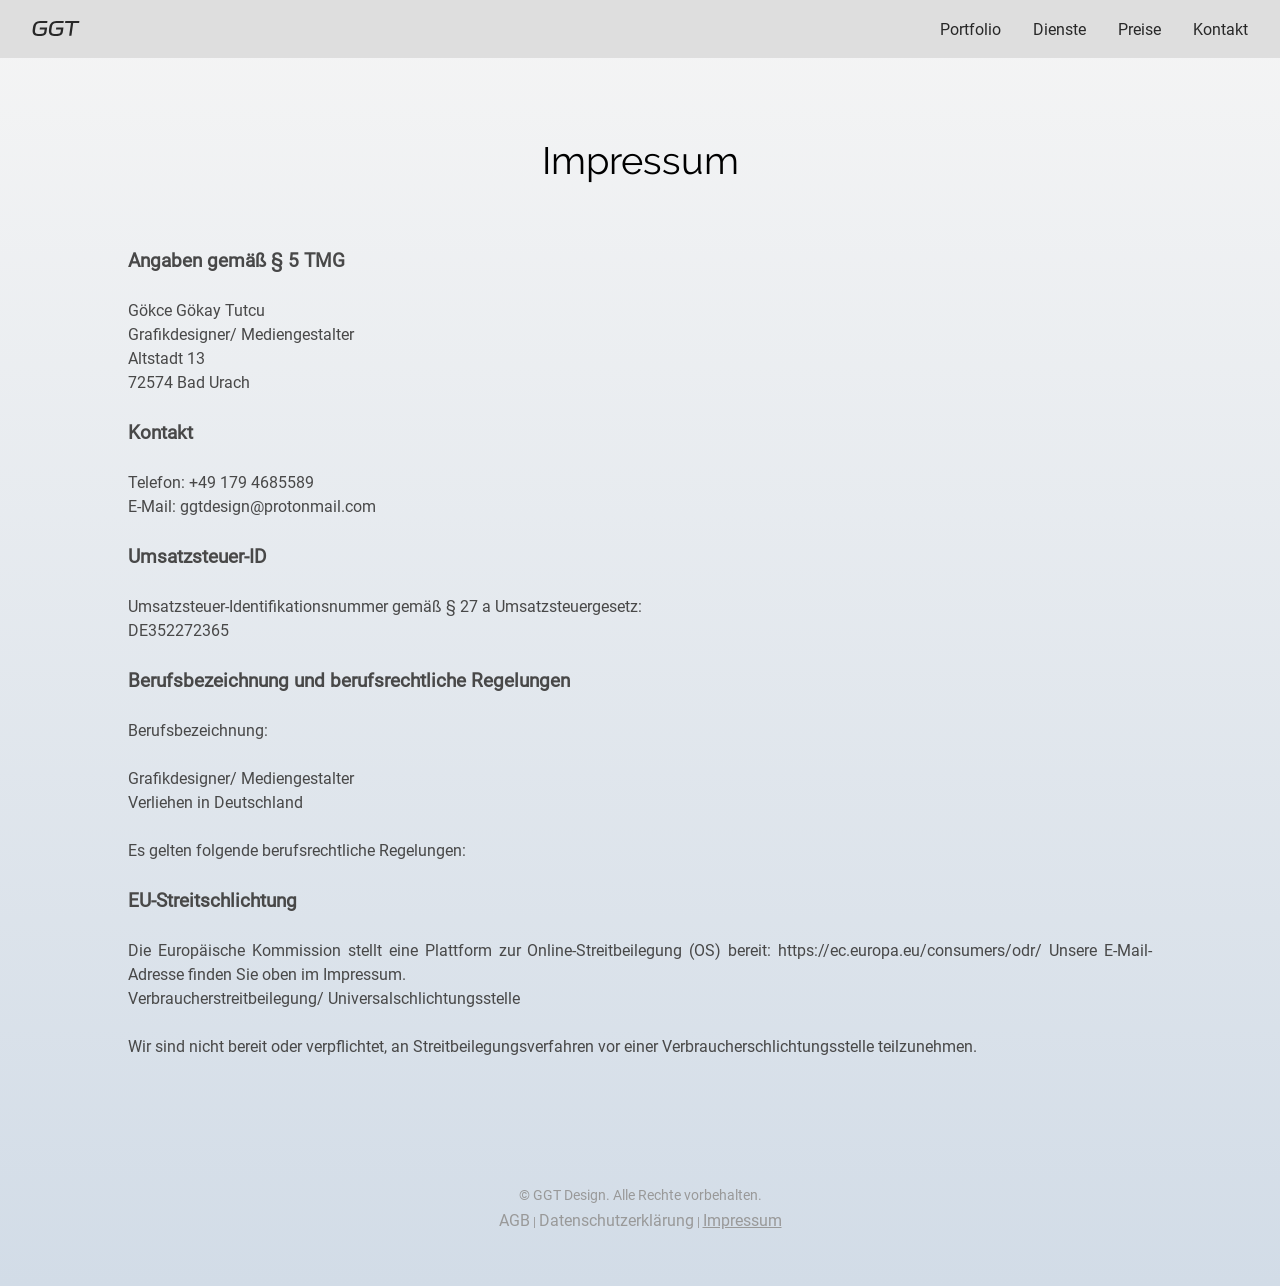
<file: impressum.html>
<!DOCTYPE html>
<html lang="de">
  <head>
    <meta charset="UTF-8">
    <meta http-equiv="X-UA-Compatible" content="IE=edge"/>
    <meta name="viewport" content="width=device-width, initial-scale=1.0">
    <link rel="stylesheet" href="style.css">
    <link rel="icon" href="assets/favicon.ico" type="image/x-icon">
    <link
      rel="stylesheet"
      href="https://cdnjs.cloudflare.com/ajax/libs/font-awesome/6.7.2/css/all.min.css"
      integrity="sha512-Evv84Mr4kqVGRNSgIGL/F/aIDqQb7xQ2vcrdIwxfjThSH8CSR7PBEakCr51Ck+w+/U6swU2Im1vVX0SVk9ABhg=="
      crossorigin="anonymous"
      referrerpolicy="no-referrer"
    />
    <title>GGT Design - Impressum</title>
    <meta name="description" content="Impressum - Grafikdesign, Branding, Webdesign und Illustration. Kreative Projekte für Unternehmen und Startups.">
    <meta name="keywords" content="Grafikdesigner, Webdesign, Logo-Design, Logo erstellen lassen, Branding, Illustration, Corporate Design, Corporate Identity, Printdesign, Freelancer Grafikdesign, Visitenkarten, Grafikdesign Deutschland, Bad Urach, Reutlingen, Stuttgart">
  </head>
  <body>
    <header>
      <div class="navi">
        <a href="index.html" class="logo"></a>
        <ul class="links">
          <li><a href="portfolio.html">Portfolio</a></li>
          <li><a href="dienste.html">Dienste</a></li>
          <li><a href="preise.html">Preise</a></li>
          <li><a href="kontakt.html">Kontakt</a></li>
        </ul>
        <div class="toggle_btn">
          <i class="fa-solid fa-bars"></i>
        </div>
      </div>
    </header>
    <div class="offcanvas_menu" id="offcanvasMenu">
      <div class="close_btn">
        <i class="fa-solid fa-times"></i>
      </div>
      <ul>
        <li><a href="portfolio.html">Portfolio</a></li>
        <li><a href="dienste.html">Dienste</a></li>
        <li><a href="preise.html">Preise</a></li>
        <li><a href="kontakt.html" style="text-decoration: underline;">Kontakt</a></li>
      </ul>
    </div>
    <main>
      <section id="start">
        <h1 class="titel-agb">Impressum</h1>

        <div class="beschreibung-agb">
          <h3 style="font-weight: 600;">Angaben gemäß § 5 TMG</h3>
          <br>
          Gökce Gökay Tutcu
          <br>
          Grafikdesigner/ Mediengestalter
          <br>
          Altstadt 13
          <br>
          72574 Bad Urach
          <br><br>
          <h3 style="font-weight: 600;">Kontakt</h3>
          <br>
          Telefon: +49 179 4685589
          <br>
          E-Mail: ggtdesign@protonmail.com
          <br><br>
          <h3 style="font-weight: 600;">Umsatzsteuer-ID</h3>
          <br>
          Umsatzsteuer-Identifikationsnummer gemäß § 27 a Umsatzsteuergesetz:
          <br>
          DE352272365
          <br><br>
          <h3 style="font-weight: 600;">Berufsbezeichnung und berufsrechtliche Regelungen</h3>
          <br>
          Berufsbezeichnung:
          <br><br>
          Grafikdesigner/ Mediengestalter
          <br>
          Verliehen in Deutschland
          <br><br>
          Es gelten folgende berufsrechtliche Regelungen:
          <br><br>
          <h3 style="font-weight: 600;">EU-Streitschlichtung</h3>
          <br>
          Die Europäische Kommission stellt eine Plattform zur Online-Streitbeilegung (OS) bereit:
          https://ec.europa.eu/consumers/odr/
          Unsere E-Mail-Adresse finden Sie oben im Impressum.
          <br>
          Verbraucherstreitbeilegung/ Universalschlichtungsstelle
          <br><br>
          Wir sind nicht bereit oder verpflichtet, an Streitbeilegungsverfahren vor einer Verbraucherschlichtungsstelle teilzunehmen.
        </div>
        
        <h4 class="copyright">© GGT Design. Alle Rechte vorbehalten.</h4>
      
        <div class="rechtliches">
          <a class="agb" href="agb.html">AGB</a> | 
          <a class="datenschutz" href="datenschutz.html">Datenschutzerklärung</a> | 
          <a class="impressum" style="text-decoration: underline;" href="impressum.html">Impressum</a>
        </div>
      </section>
    </main>
    <script src="main.js"></script>
  </body>
</html>
</file>
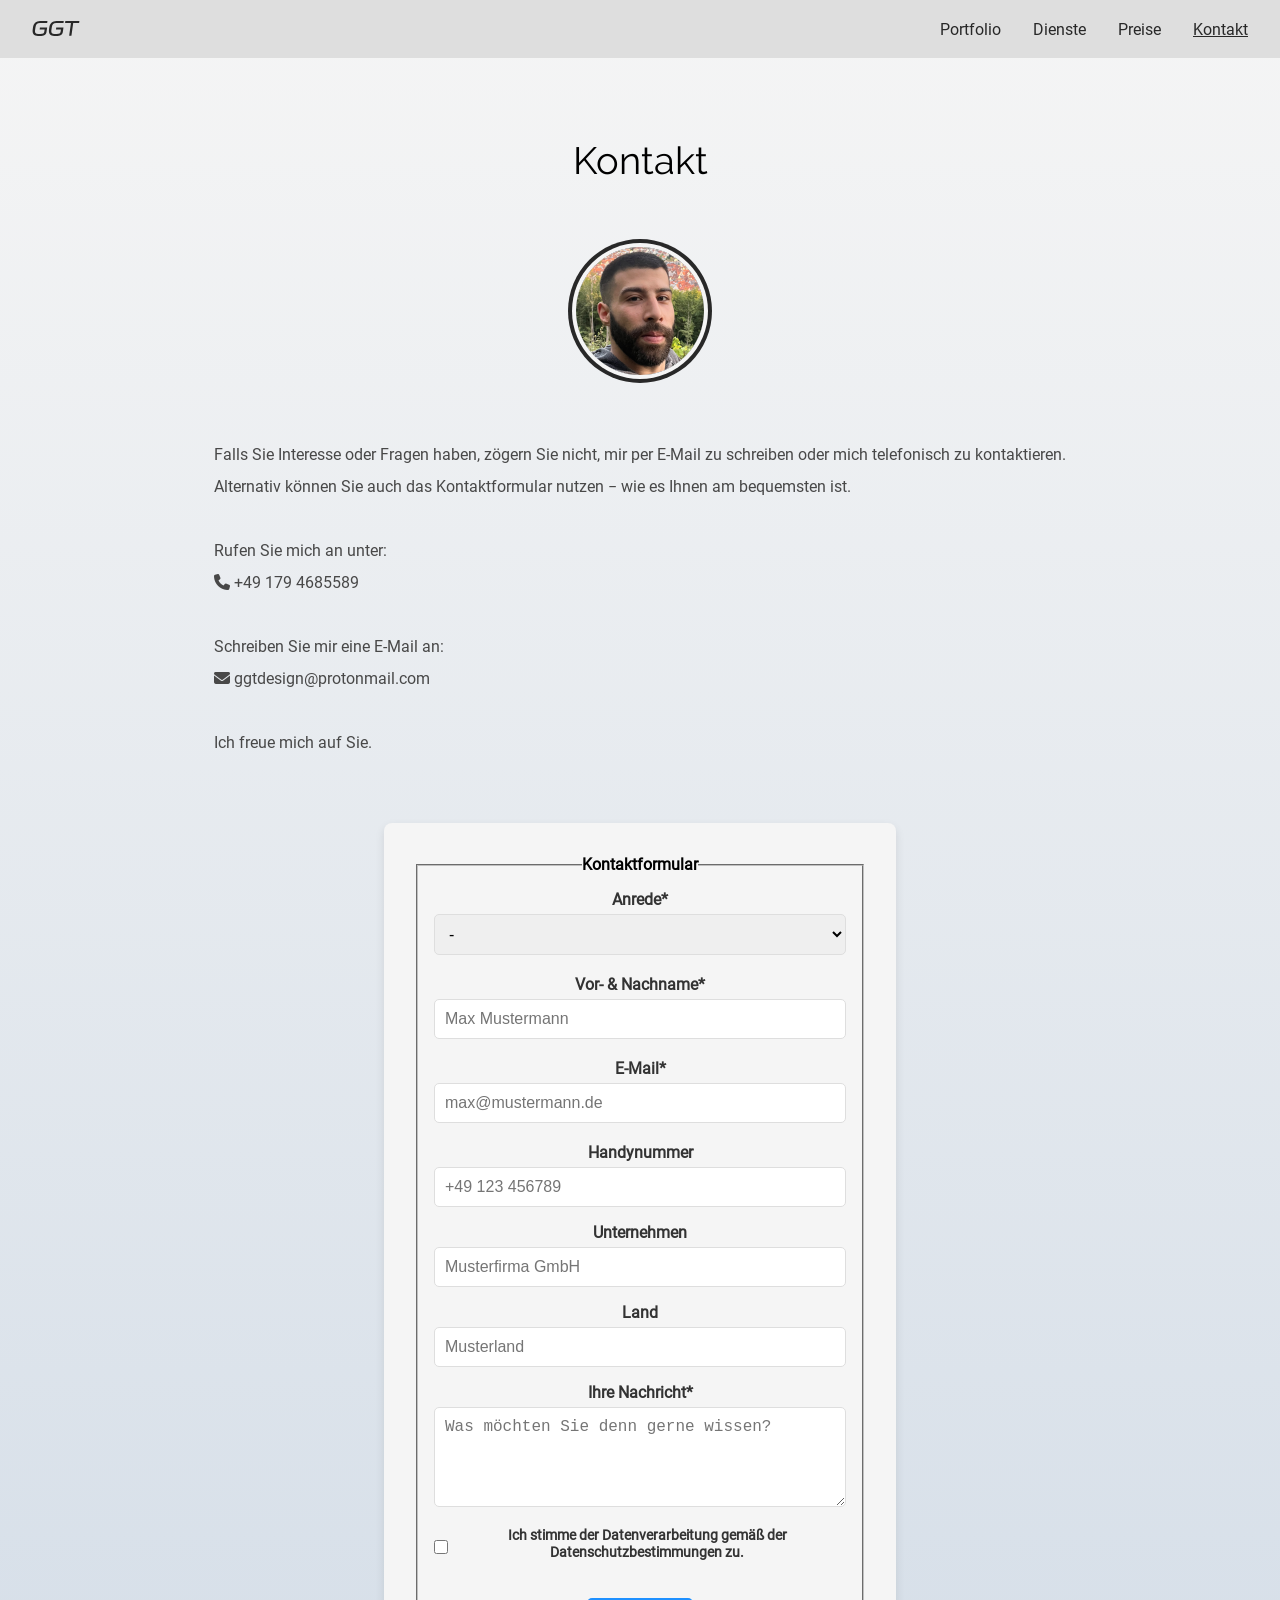
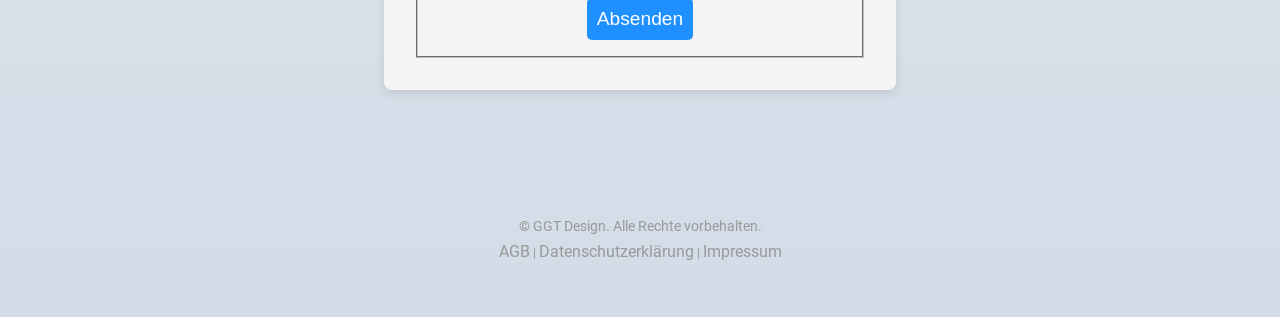
<file: kontakt.html>
<!DOCTYPE html>
<html lang="de">
  <head>
    <meta charset="UTF-8">
    <meta http-equiv="X-UA-Compatible" content="IE=edge"/>
    <meta name="viewport" content="width=device-width, initial-scale=1.0">
    <link rel="stylesheet" href="style.css">
    <link rel="icon" href="assets/favicon.ico" type="image/x-icon">
    <link
      rel="stylesheet"
      href="https://cdnjs.cloudflare.com/ajax/libs/font-awesome/6.7.2/css/all.min.css"
      integrity="sha512-Evv84Mr4kqVGRNSgIGL/F/aIDqQb7xQ2vcrdIwxfjThSH8CSR7PBEakCr51Ck+w+/U6swU2Im1vVX0SVk9ABhg=="
      crossorigin="anonymous"
      referrerpolicy="no-referrer"
    />
    <title>GGT Design - Kontakt</title>
    <meta name="description" content="Kontakt - Grafikdesign, Branding, Webdesign und Illustration. Kreative Projekte für Unternehmen und Startups.">
    <meta name="keywords" content="Grafikdesigner, Webdesign, Logo-Design, Logo erstellen lassen, Branding, Illustration, Corporate Design, Corporate Identity, Printdesign, Freelancer Grafikdesign, Visitenkarten, Grafikdesign Deutschland, Bad Urach, Reutlingen, Stuttgart">
  </head>
  <body>
    <header>
      <div class="navi">
        <a href="index.html" class="logo"></a>
        <ul class="links">
          <li><a href="portfolio.html">Portfolio</a></li>
          <li><a href="dienste.html">Dienste</a></li>
          <li><a href="preise.html">Preise</a></li>
          <li><a href="kontakt.html" style="text-decoration: underline;">Kontakt</a></li>
        </ul>
        <div class="toggle_btn">
          <i class="fa-solid fa-bars"></i>
        </div>
      </div>
    </header>
    <div class="offcanvas_menu" id="offcanvasMenu">
      <div class="close_btn">
        <i class="fa-solid fa-times"></i>
      </div>
      <ul>
        <li><a href="portfolio.html">Portfolio</a></li>
        <li><a href="dienste.html">Dienste</a></li>
        <li><a href="preise.html">Preise</a></li>
        <li><a href="kontakt.html" style="text-decoration: underline;">Kontakt</a></li>
      </ul>
    </div>
    <main>
      <section id="start">
        <h1 class="titel-kontakt">Kontakt</h1>
        <div class="profilbild"></div>
        <h4 class="beschreibung-kontakt">
          Falls Sie Interesse oder Fragen haben, zögern Sie nicht, mir per E-Mail zu schreiben oder mich telefonisch zu kontaktieren.
          <br>
          Alternativ können Sie auch das Kontaktformular nutzen − wie es Ihnen am bequemsten ist.
          <br><br>
          Rufen Sie mich an unter:
          <br>
          <i class="fa-solid fa-phone"></i> +49 179 4685589
          <br><br>
          Schreiben Sie mir eine E-Mail an:
          <br>
          <i class="fa-solid fa-envelope"></i> ggtdesign@protonmail.com
          <br><br>
          Ich freue mich auf Sie.
        </h4>
        <form action="https://formspree.io/f/xnnjlade" method="POST" class="contact-form" id="contactForm" novalidate>
          <fieldset>
            <legend>Kontaktformular</legend>
        
            <div class="form-group">
              <label for="title">Anrede*</label>
              <select id="title" name="title" required>
                <option value="">-</option>
                <option value="Divers">Divers</option>
                <option value="Frau">Frau</option>
                <option value="Herr">Herr</option>
              </select>
              <span class="error-message"></span>
            </div>
            <div class="form-group">
              <label for="name">Vor- & Nachname*</label>
              <input type="text" id="name" name="name" required placeholder="Max Mustermann">
              <span class="error-message"></span>
            </div>
            <div class="form-group">
              <label for="email">E-Mail*</label>
              <input type="email" id="email" name="email" required placeholder="max@mustermann.de">
              <span class="error-message"></span>
            </div>
            <div class="form-group">
              <label for="phone-number">Handynummer</label>
              <input type="tel" id="phone-number" name="phone-number" placeholder="+49 123 456789">
            </div>
            <div class="form-group">
              <label for="company">Unternehmen</label>
              <input type="text" id="company" name="company" placeholder="Musterfirma GmbH">
            </div>
            <div class="form-group">
              <label for="country">Land</label>
              <input type="text" id="country" name="country" placeholder="Musterland">
            </div>
            <div class="form-group">
              <label for="message">Ihre Nachricht*</label>
              <textarea id="message" name="message" required placeholder="Was möchten Sie denn gerne wissen?"></textarea>
              <span class="error-message"></span>
            </div>
            <div class="form-checkbox">
              <input type="checkbox" id="dpa-consent" name="dpa-consent" required>
              <label for="dpa-consent">
                Ich stimme der Datenverarbeitung gemäß der Datenschutzbestimmungen zu.
              </label>
              <span class="error-message"></span>
            </div>
            <button type="submit" class="submit-button">Absenden</button>
          </fieldset>
        </form>
        <h4 class="copyright">© GGT Design. Alle Rechte vorbehalten.</h4>
        <div class="rechtliches">
          <a class="agb" href="agb.html">AGB</a> | 
          <a class="datenschutz" href="datenschutz.html">Datenschutzerklärung</a> | 
          <a class="impressum" href="impressum.html">Impressum</a>
        </div>
      </section>
    </main>
    <script src="main.js"></script>
  </body>
</html>
</file>
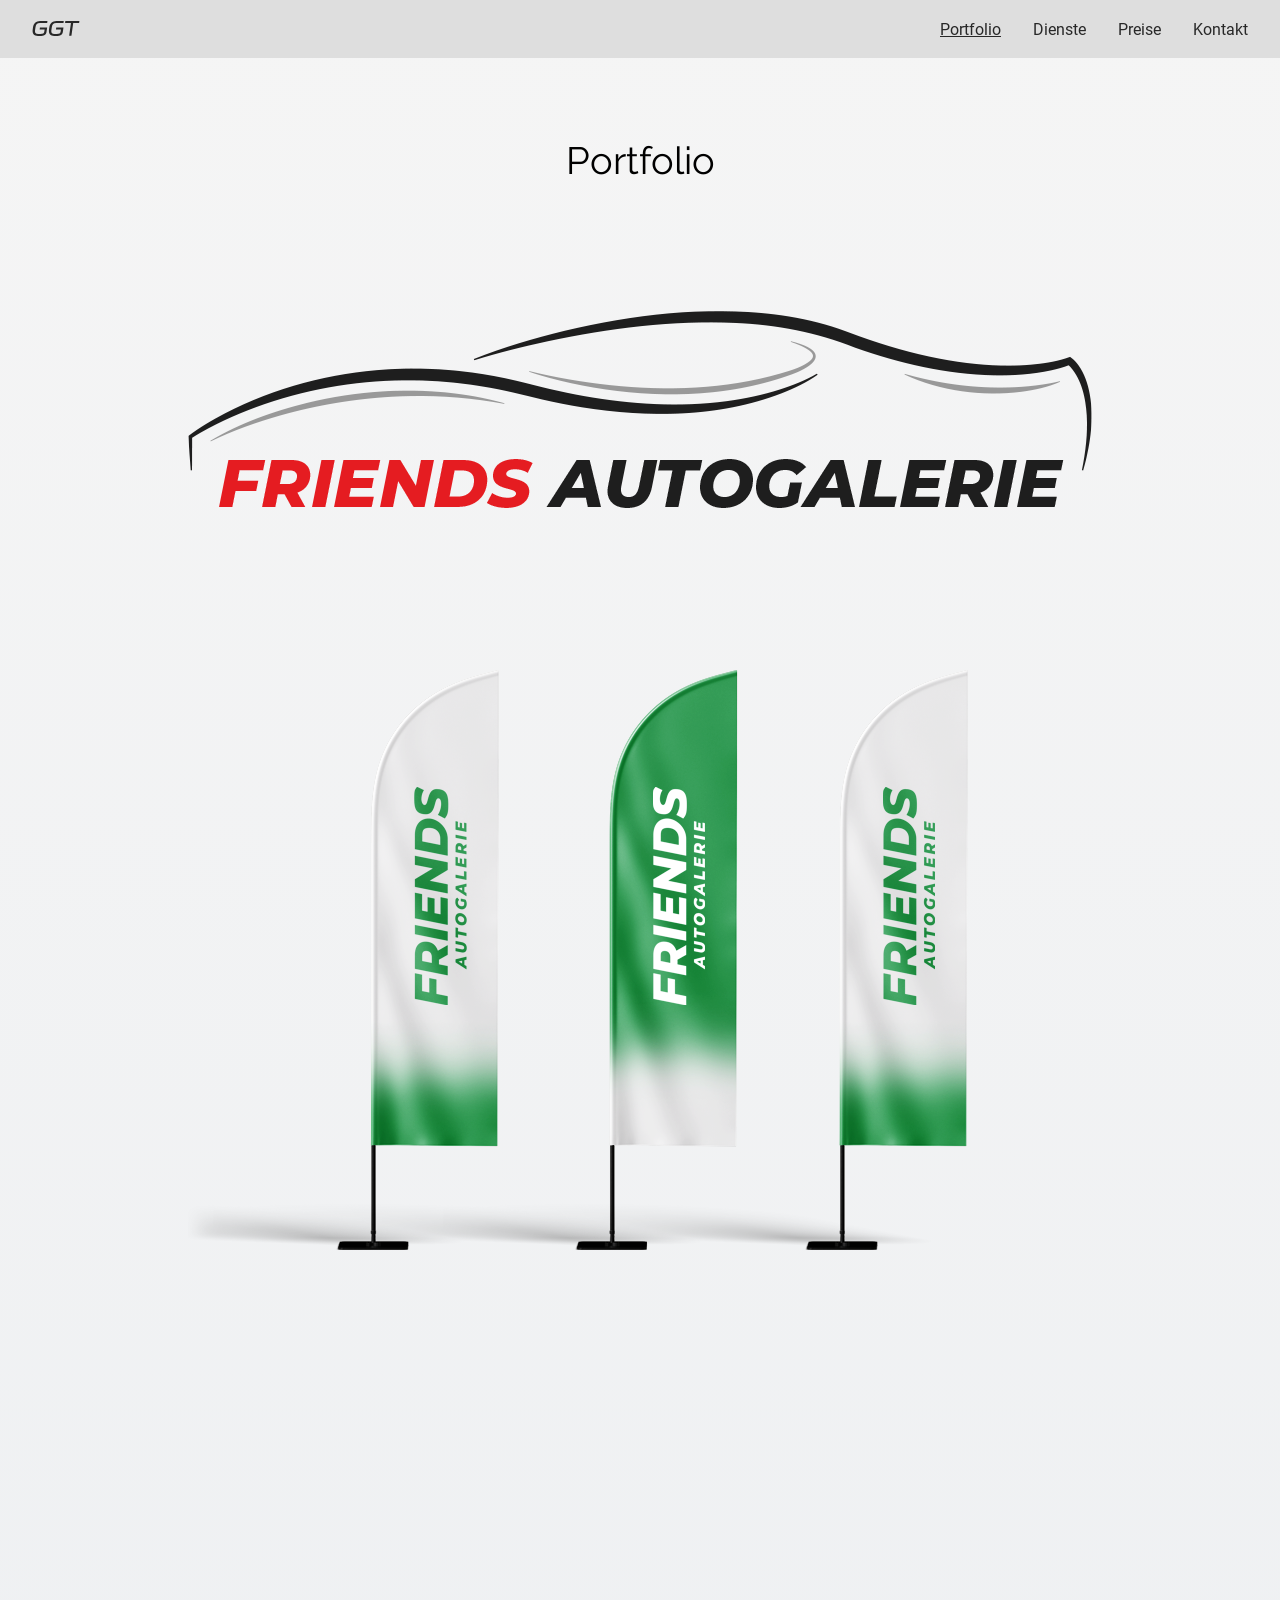
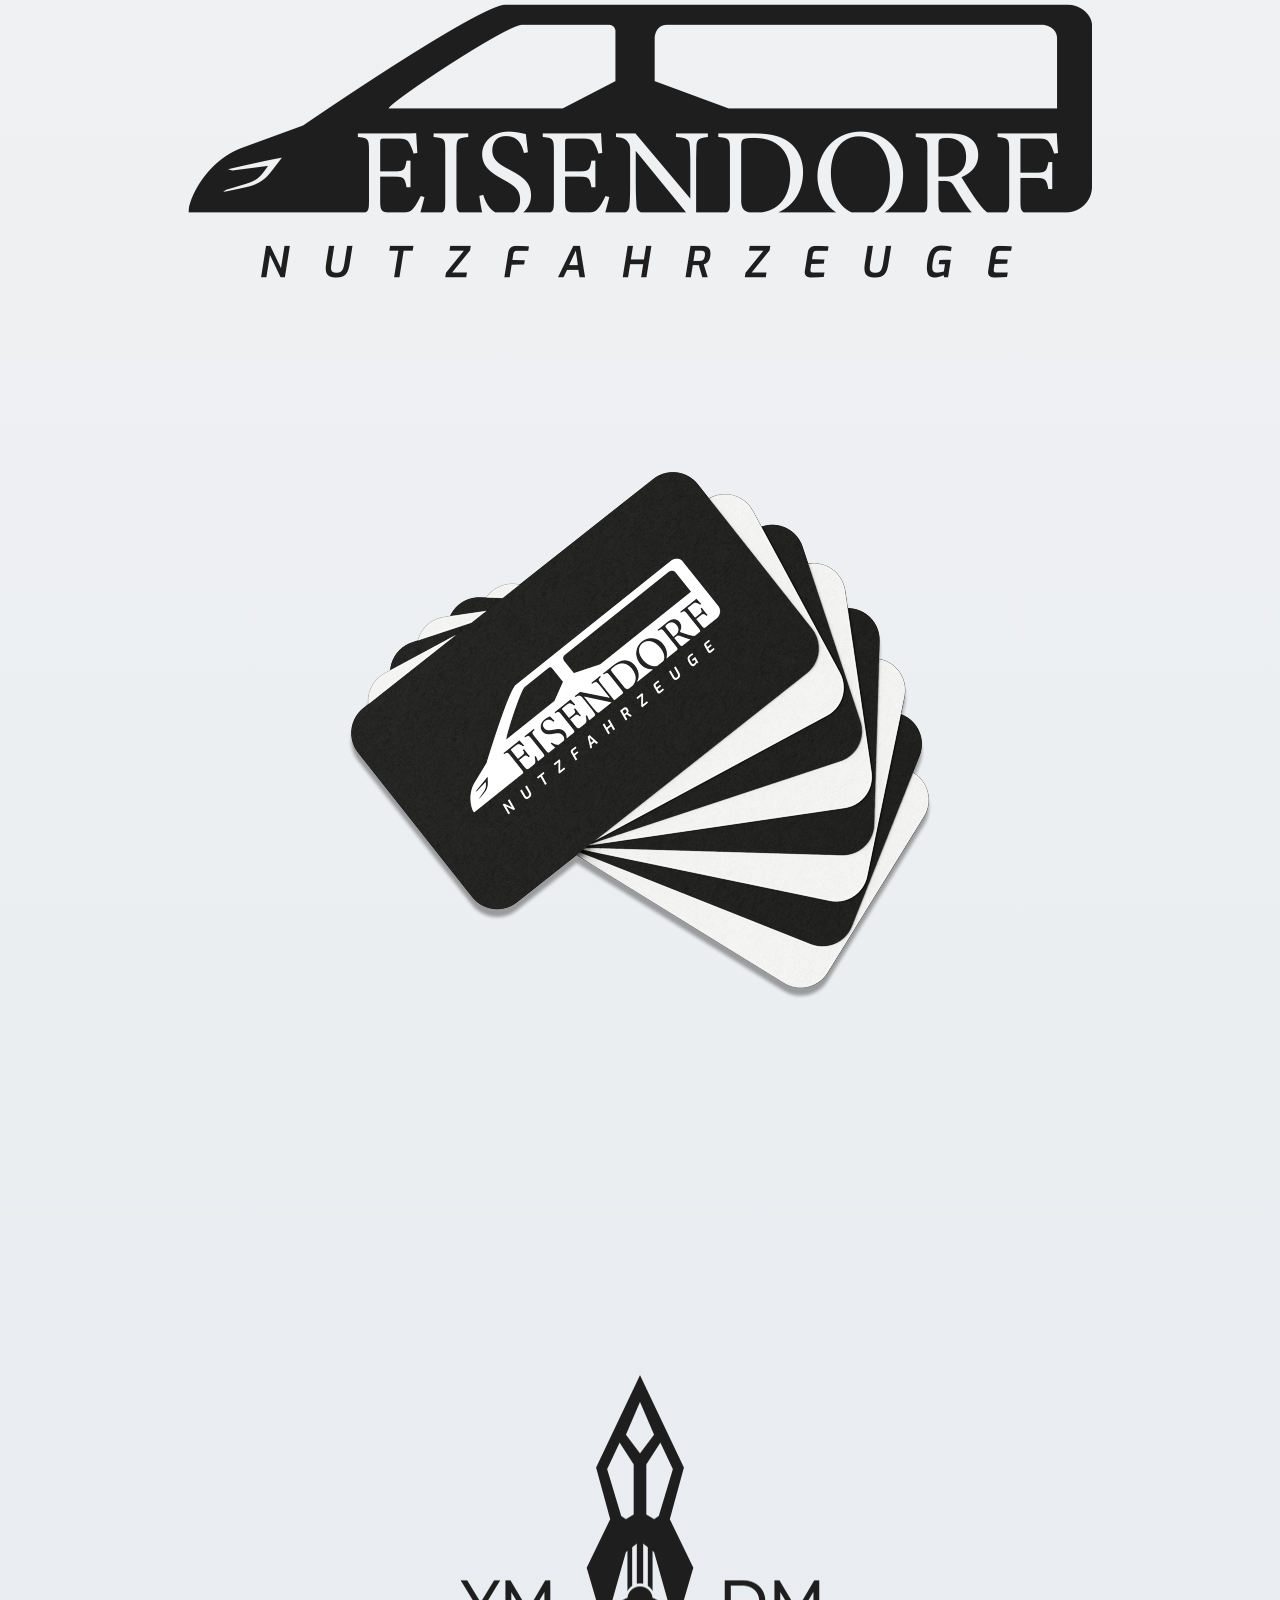
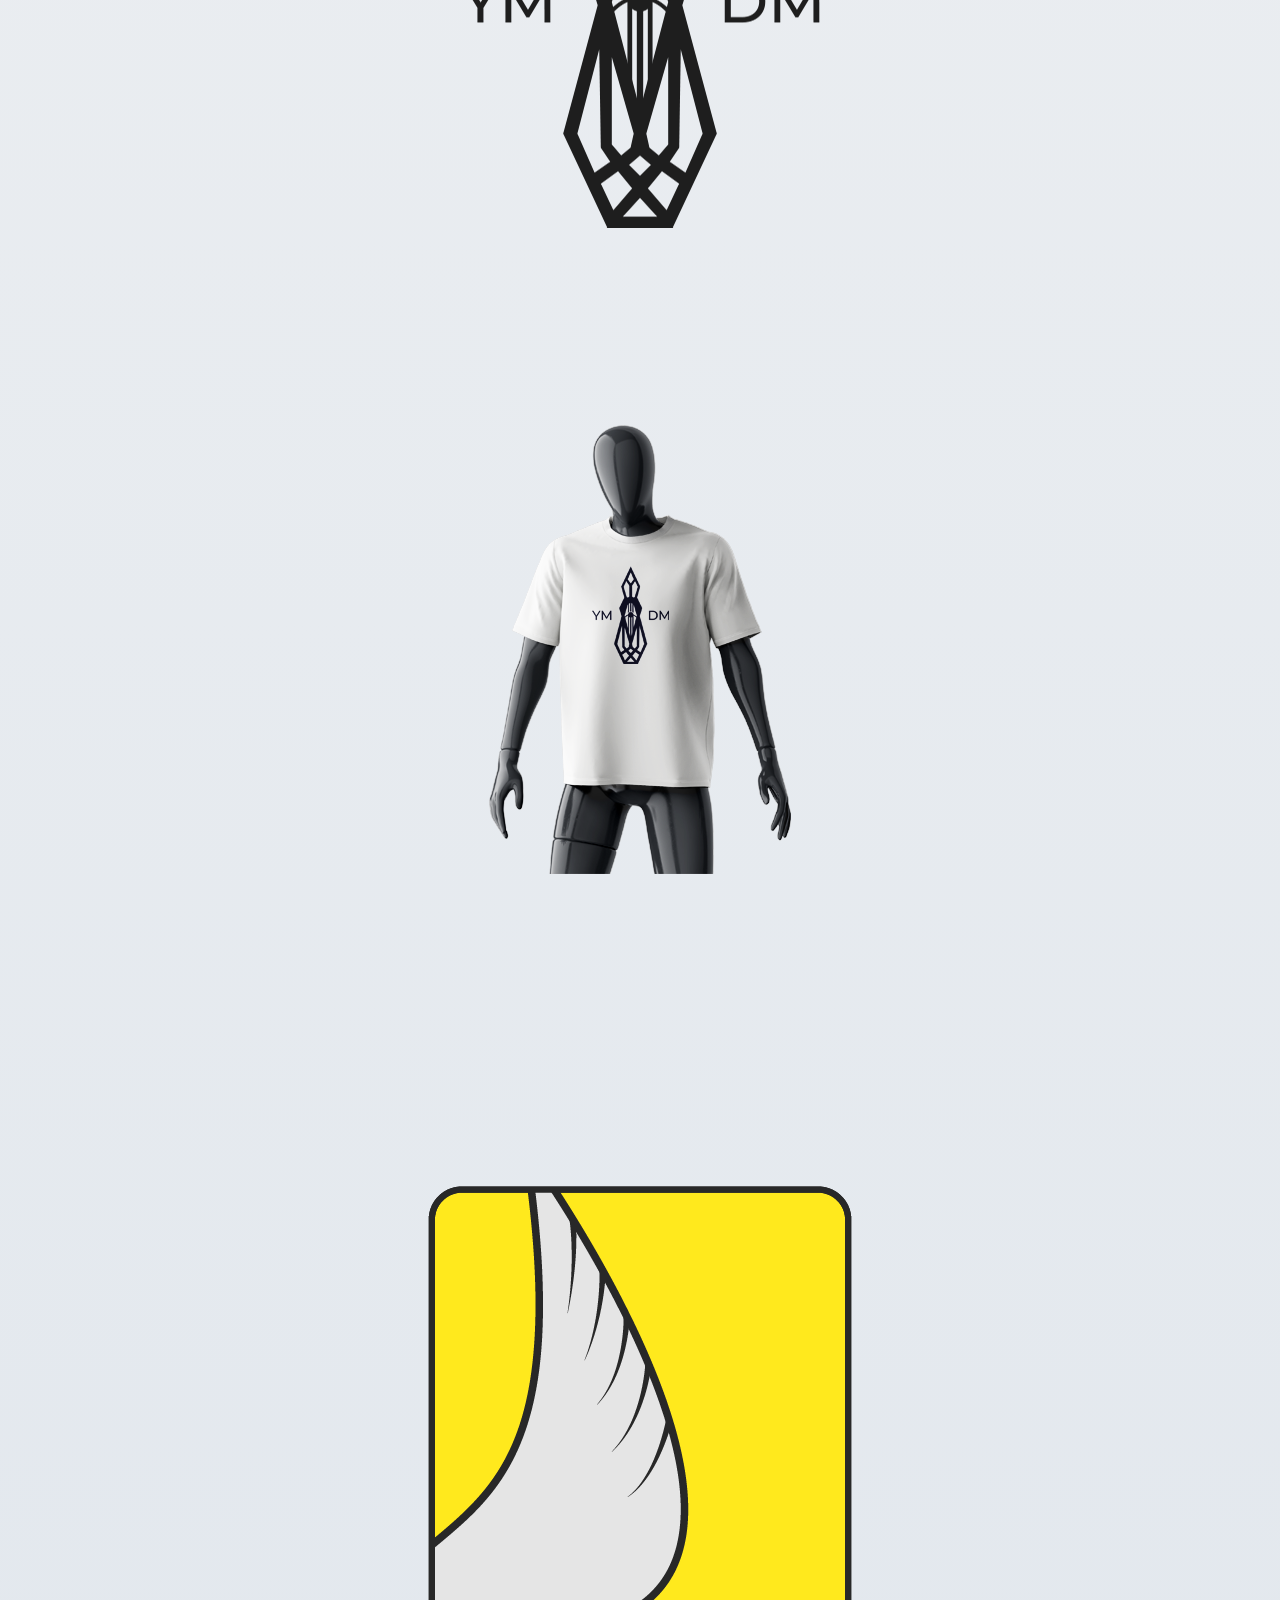
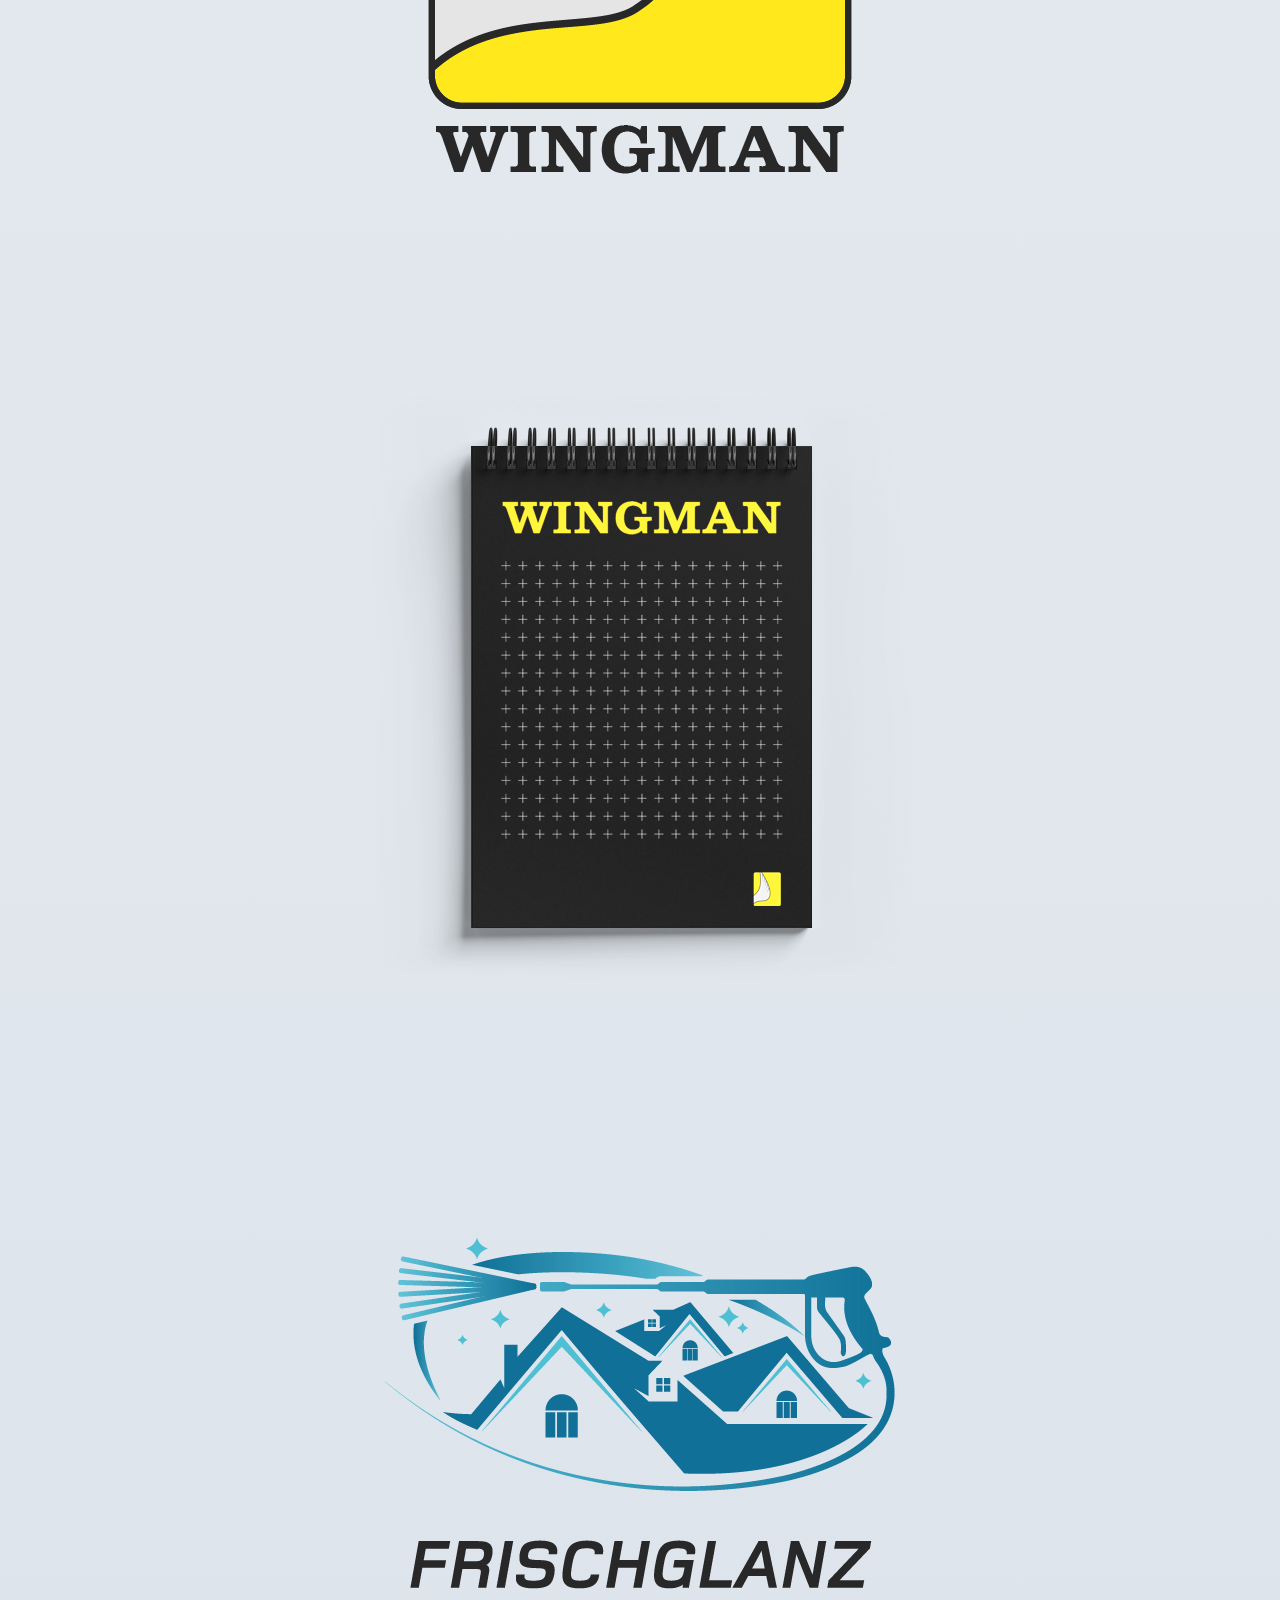
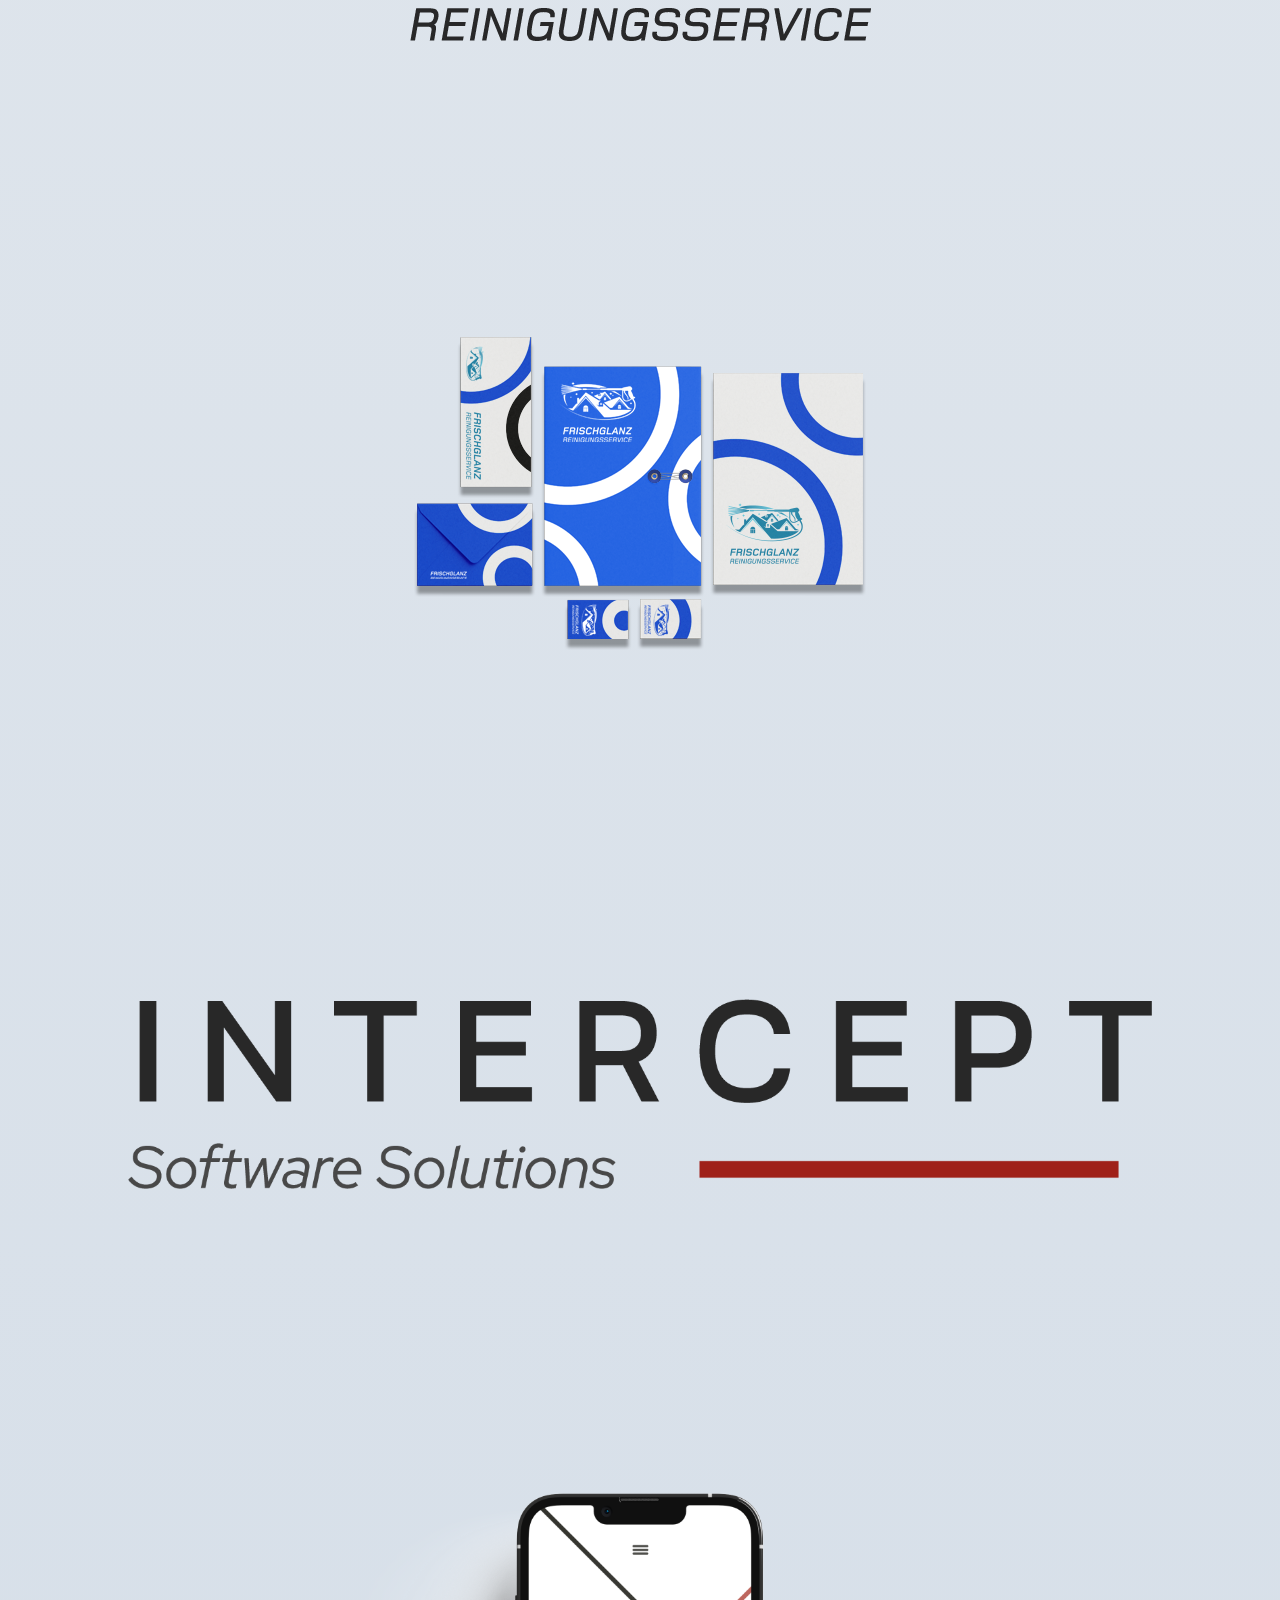
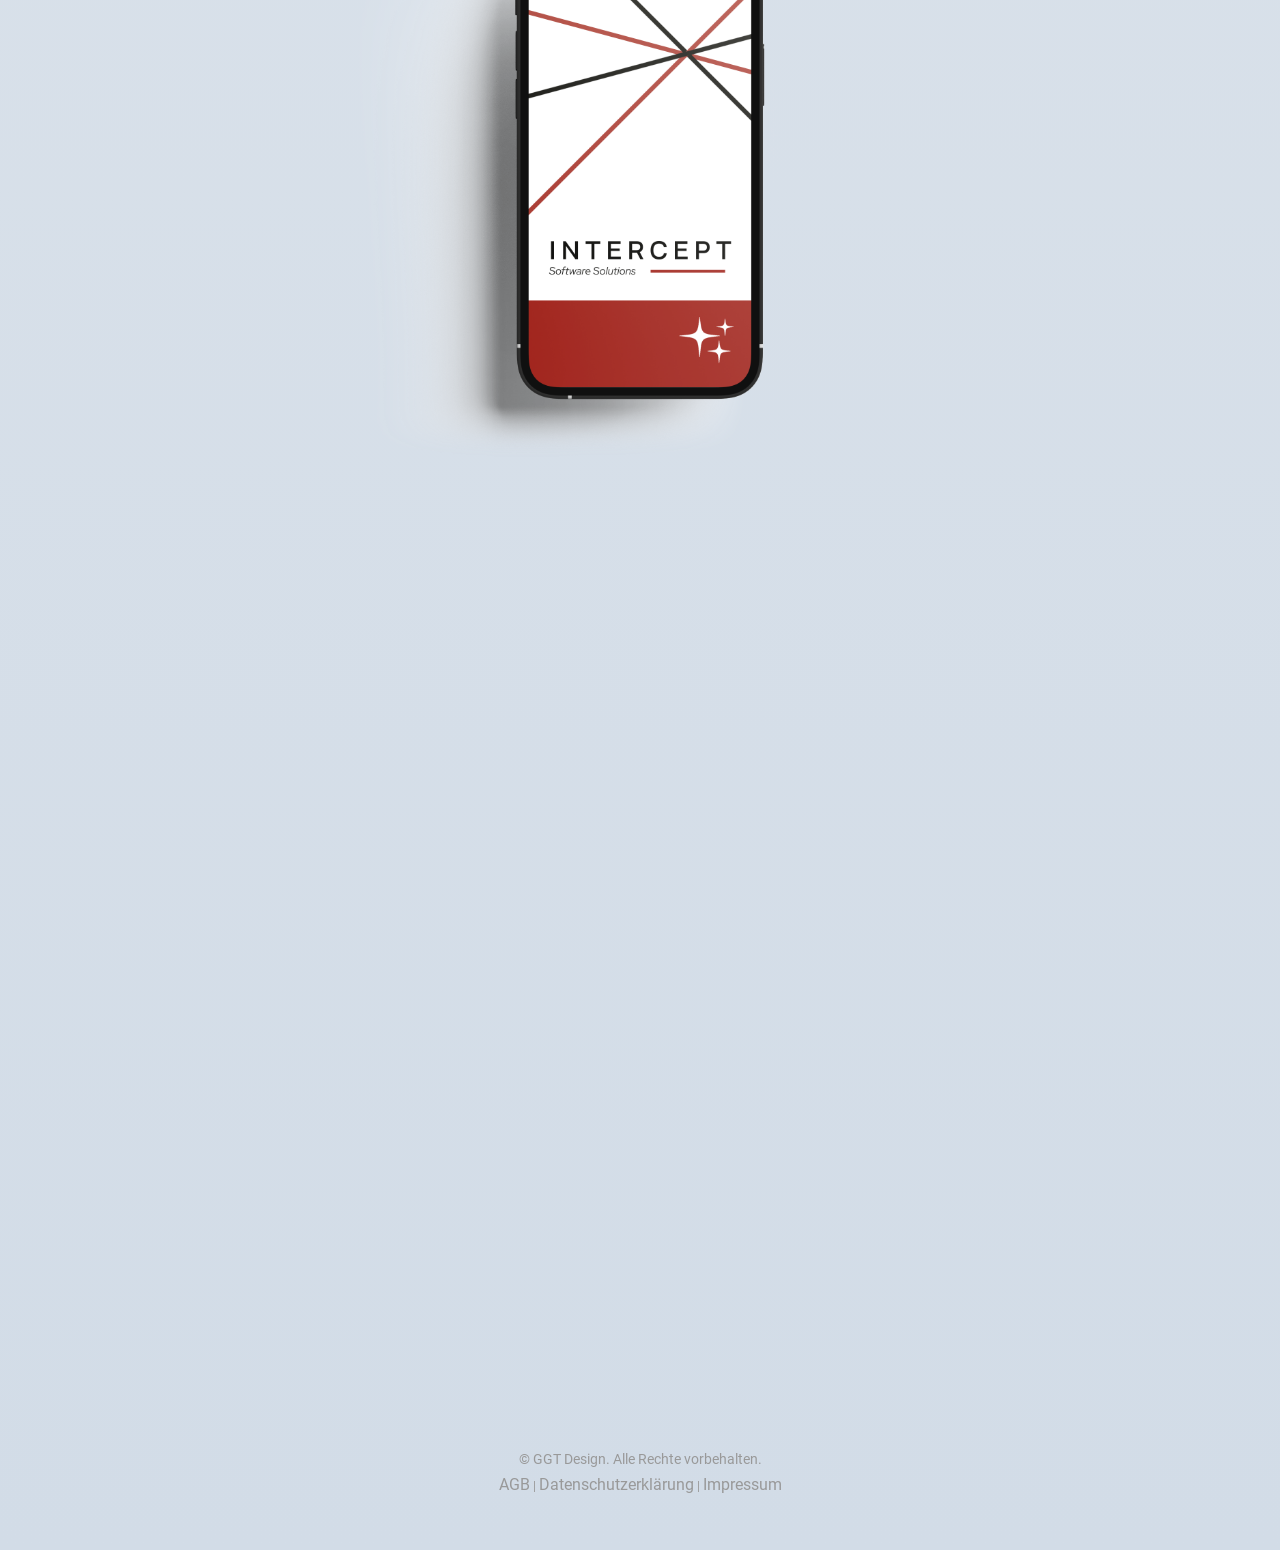
<file: portfolio.html>
<!DOCTYPE html>
<html lang="en">
  <head>
    <meta charset="UTF-8">
    <meta http-equiv="X-UA-Compatible" content="IE=edge"/>
    <meta name="viewport" content="width=device-width, initial-scale=1.0">
    <link rel="stylesheet" href="style.css">
    <link rel="icon" href="assets/favicon.ico" type="image/x-icon">
    <link
      rel="stylesheet"
      href="https://cdnjs.cloudflare.com/ajax/libs/font-awesome/6.7.2/css/all.min.css"
      integrity="sha512-Evv84Mr4kqVGRNSgIGL/F/aIDqQb7xQ2vcrdIwxfjThSH8CSR7PBEakCr51Ck+w+/U6swU2Im1vVX0SVk9ABhg=="
      crossorigin="anonymous"
      referrerpolicy="no-referrer"
    />
    <title>GGT Design - Portfolio</title>
    <meta name="description" content="Portfolio - Grafikdesign, Branding, Webdesign und Illustration. Kreative Projekte für Unternehmen und Startups.">
    <meta name="keywords" content="Grafikdesigner, Webdesign, Logo-Design, Logo erstellen lassen, Branding, Illustration, Corporate Design, Corporate Identity, Printdesign, Freelancer Grafikdesign, Visitenkarten, Grafikdesign Deutschland, Bad Urach, Reutlingen, Stuttgart">
  </head>
  <body>
    <header>
      <div class="navi">
        <a href="index.html" class="logo"></a>
        <ul class="links">
          <li><a href="portfolio.html" style="text-decoration: underline;">Portfolio</a></li>
          <li><a href="dienste.html">Dienste</a></li>
          <li><a href="preise.html">Preise</a></li>
          <li><a href="kontakt.html">Kontakt</a></li>
        </ul>
        <div class="toggle_btn">
          <i class="fa-solid fa-bars"></i>
        </div>
      </div>
    </header>
    <div class="offcanvas_menu" id="offcanvasMenu">
      <div class="close_btn">
        <i class="fa-solid fa-times"></i>
      </div>
      <ul>
        <li><a href="portfolio.html" style="text-decoration: underline;">Portfolio</a></li>
        <li><a href="dienste.html">Dienste</a></li>
        <li><a href="preise.html">Preise</a></li>
        <li><a href="kontakt.html">Kontakt</a></li>
      </ul>
    </div>
    <main>
      <section id="start">
        <h1 class="titel-portfolio">Portfolio</h1>
      
        <div class="port1"></div>
        <div class="port1-1"></div>
        <div class="port2"></div>
        <div class="port2-1"></div>
        <div class="port3"></div>
        <div class="port3-1"></div>
        <div class="port4"></div>
        <div class="port4-1"></div>
        <div class="port5"></div>
        <div class="port5-1"></div>
        <div class="port6"></div>
        <div class="port6-1"></div>
        
        <h4 class="copyright">© GGT Design. Alle Rechte vorbehalten.</h4>
        
        <div class="rechtliches">
          <a class="agb" href="agb.html">AGB</a> | 
          <a class="datenschutz" href="datenschutz.html">Datenschutzerklärung</a> | 
          <a class="impressum" href="impressum.html">Impressum</a>
        </div>
      </section>
    </main>
    <script src="main.js"></script>
  </body>
</html>
</file>
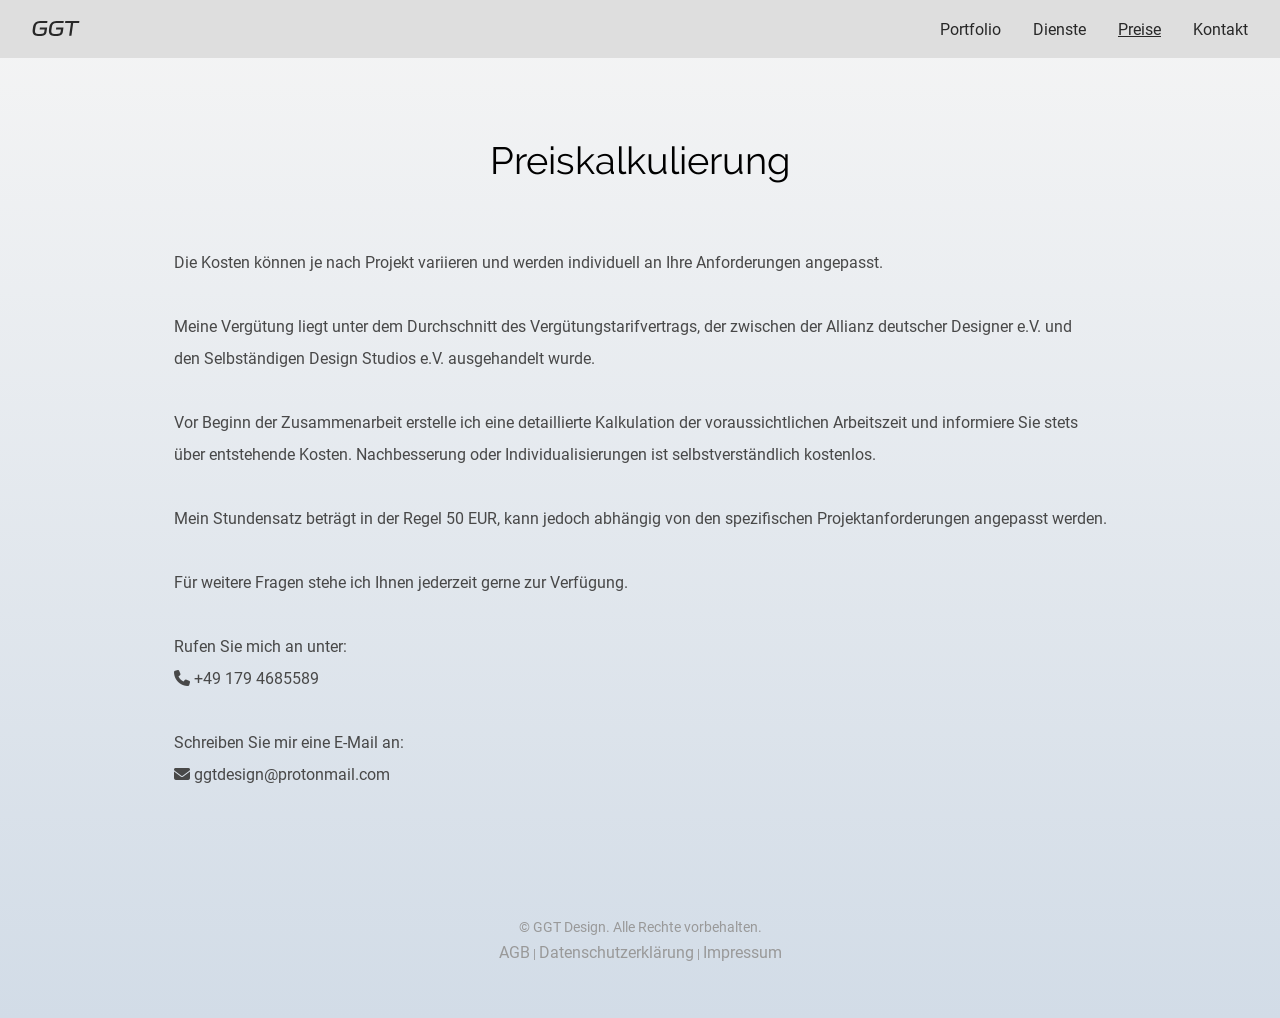
<file: preise.html>
<!DOCTYPE html>
<html lang="en">
  <head>
    <meta charset="UTF-8">
    <meta http-equiv="X-UA-Compatible" content="IE=edge"/>
    <meta name="viewport" content="width=device-width, initial-scale=1.0">
    <link rel="stylesheet" href="style.css">
    <link rel="icon" href="assets/favicon.ico" type="image/x-icon">
    <link
      rel="stylesheet"
      href="https://cdnjs.cloudflare.com/ajax/libs/font-awesome/6.7.2/css/all.min.css"
      integrity="sha512-Evv84Mr4kqVGRNSgIGL/F/aIDqQb7xQ2vcrdIwxfjThSH8CSR7PBEakCr51Ck+w+/U6swU2Im1vVX0SVk9ABhg=="
      crossorigin="anonymous"
      referrerpolicy="no-referrer"
    />
    <title>GGT Design - Preise</title>
    <meta name="description" content="Preise - Grafikdesign, Branding, Webdesign und Illustration. Kreative Projekte für Unternehmen und Startups.">
    <meta name="keywords" content="Grafikdesigner, Webdesign, Logo-Design, Logo erstellen lassen, Branding, Illustration, Corporate Design, Corporate Identity, Printdesign, Freelancer Grafikdesign, Visitenkarten, Grafikdesign Deutschland, Bad Urach, Reutlingen, Stuttgart">
  </head>
  <body>
    <header>
      <div class="navi">
        <a href="index.html" class="logo"></a>
        <ul class="links">
          <li><a href="portfolio.html">Portfolio</a></li>
          <li><a href="dienste.html">Dienste</a></li>
          <li><a href="preise.html" style="text-decoration: underline;">Preise</a></li>
          <li><a href="kontakt.html">Kontakt</a></li>
        </ul>
        <div class="toggle_btn">
          <i class="fa-solid fa-bars"></i>
        </div>
      </div>
    </header>
    <div class="offcanvas_menu" id="offcanvasMenu">
      <div class="close_btn">
        <i class="fa-solid fa-times"></i>
      </div>
      <ul>
        <li><a href="portfolio.html">Portfolio</a></li>
        <li><a href="dienste.html">Dienste</a></li>
        <li><a href="preise.html" style="text-decoration: underline;">Preise</a></li>
        <li><a href="kontakt.html">Kontakt</a></li>
      </ul>
    </div>
    <main>
      <section id="start">
        <h1 class="titel-preise">Preiskalkulierung</h1>

        <h4 class="beschreibung-preise">
          Die Kosten können je nach Projekt variieren und werden individuell an Ihre Anforderungen angepasst.
          <br><br>
          Meine Vergütung liegt unter dem Durchschnitt des Vergütungstarifvertrags, der zwischen der Allianz deutscher Designer e.V. und
          <br>
          den Selbständigen Design Studios e.V. ausgehandelt wurde.
          <br><br>
          Vor Beginn der Zusammenarbeit erstelle ich eine detaillierte Kalkulation der voraussichtlichen Arbeitszeit und informiere Sie stets
          <br>
          über entstehende Kosten. Nachbesserung oder Individualisierungen ist selbstverständlich kostenlos.
          <br><br>
          Mein Stundensatz beträgt in der Regel 50 EUR, kann jedoch abhängig von den spezifischen Projektanforderungen angepasst werden.
          <br><br>
          Für weitere Fragen stehe ich Ihnen jederzeit gerne zur Verfügung.
          <br><br>
          Rufen Sie mich an unter:
          <br>
          <i class="fa-solid fa-phone"></i> +49 179 4685589
          <br><br>
          Schreiben Sie mir eine E-Mail an:
          <br>
          <i class="fa-solid fa-envelope"></i> ggtdesign@protonmail.com
        </h4>
        
        <h4 class="copyright">© GGT Design. Alle Rechte vorbehalten.</h4>
        
        <div class="rechtliches">
          <a class="agb" href="agb.html">AGB</a> | 
          <a class="datenschutz" href="datenschutz.html">Datenschutzerklärung</a> | 
          <a class="impressum" href="impressum.html">Impressum</a>
        </div>
      </section>
    </main>
    <script src="main.js"></script>
  </body>
</html>
</file>
<file: style.css>
@font-face {
  font-family: 'raleway';
  src: url('fonts/Raleway-Regular.ttf') format('truetype');
}

@font-face {
  font-family: 'roboto';
  src: url('fonts/Roboto-Regular.ttf') format('truetype');
}

@font-face {
  font-family: 'berkshire swash';
  src: url('fonts/BerkshireSwash-Regular.ttf') format('truetype');
}

@media (max-width: 896px) {
  .navi .links {
    display: none;
  }

  .navi .toggle_btn {
    display: block;
  }
}

@media (max-width: 512px) {
  .dropdown_menu {
    left: 2rem;
    width: unset;
  }
}

* {
  margin: 0;
  padding: 0;
  box-sizing: border-box;
}

body {
  min-height: 100vh;
  background-image: linear-gradient(180deg, #f5f5f5, #d2dce7);
  background-size: cover;
  background-position: center;
  background-repeat: no-repeat;
  cursor: url('assets/cursor.svg'), auto;
  overflow-x: hidden;
}

.logo {
  display: block;
  width: 48px;
  height: 16px;
  background-image: url('assets/logo.svg');
  background-repeat: no-repeat;
  background-size: contain;
}

li {
  list-style: none;
}

a {
  font-family: 'roboto';
  text-decoration: none;
  color: #282828;
  font-size: 1rem;
  cursor: url('assets/cursor.svg'), auto;
}

a:hover {
  color: #c70000;
}

header {
  position: relative;
  padding: 0 2rem;
  background-color: #dedede;
}

.navi {
  width: 100%;
  height: 58px;
  max-width: 100%;
  margin: 0 auto;
  display: flex;
  align-items: center;
  justify-content: space-between;
}

.links {
  display: flex;
  gap: 2rem;
}

.toggle_btn {
  display: none;
  color: #282828;
  font-size: 1.5rem;
  cursor: url('assets/cursor.svg'), auto;
}

.action_btn:hover {
  scale: 1.05;
  color: white;
}

.action_btn:active {
  scale: 0.95;
}

.offcanvas_menu {
  font-family: 'roboto';
  position: fixed;
  top: 0;
  right: -100%;
  width: 256px;
  height: 100vh;
  background: #dedede;
  color: #282828;
  z-index: 1;
  transition: right 0.3s ease-in-out;
  display: flex;
  flex-direction: column;
  padding: 2rem;
}

.offcanvas_menu.open {
  right: 0;
  box-shadow: -5px 0 15px rgba(0, 0, 0, 0.3);
}

.offcanvas_menu .close_btn {
  margin-left: auto;
  cursor: url('assets/cursor.svg'), auto;
}

.offcanvas_menu ul {
  list-style: none;
  padding: 0;
  margin-top: 2rem;
}

.offcanvas_menu ul li {
  margin-bottom: 1rem;
}

.offcanvas_menu ul li a {
  color: #282828;
  text-decoration: none;
  font-size: 1.2rem;
}

.uhren {
  display: flex;
  align-items: center;
  justify-content: center;
  flex-wrap: wrap;
  margin-top: 38px;
}

.uhr1 {
  width: 256px;
  height: 256px;
  position: relative;
  display: flex;
  align-items: center;
  justify-content: center;
  transform: scale(0.25);
}

.ziffernblatt1 {
  background-image: url('assets/f_ziffernblatt_01.png');
  background-position: center;
  background-size: contain;
  background-repeat: no-repeat;
  width: 942px;
  height: 942px;
  position: relative;
}

.messschieber1 {
  background-image: url('assets/f_messschieber_01.png');
  background-position: center;
  background-size: contain;
  background-repeat: no-repeat;
  width: 942px;
  height: 942px;
  position: relative;
}

.stundenzeiger1 {
  background-image: url('assets/f_stundenzeiger.png');
  width: 63px;
  height: 236px;
  position: absolute;
  left: 439.5px;
  bottom: 440px;
  transform: translateX(-31.5px), translateY(-31px);
  transform-origin: center calc(100% - 31px);
}

.minutenzeiger1 {
  background-image: url('assets/f_minutenzeiger.png');
  width: 49px;
  height: 320px;
  position: absolute;
  left: 446.5px;
  bottom: 447px;
  transform: translateX(-24.5px), translateY(-24px);
  transform-origin: center calc(100% - 24px);
}

.stoppuhrzeiger {
  background-image: url('assets/f_stoppuhrzeiger.png');
  width: 38px;
  height: 404px;
  position: absolute;
  left: 452px;
  bottom: 381px;
  transform: translateX(-19px), translateY(-90px);
  transform-origin: center calc(100% - 90px);
}

.totalisator-links {
  background-image: url('assets/f_kleiner_zeiger_w.png');
  width: 29px;
  height: 108px;
  position: absolute;
  left: 287px;
  bottom: 456px;
  transform: translateX(-14.5px), translateY(-15px);
  transform-origin: center calc(100% - 15px);
}

.totalisator-rechts {
  background-image: url('assets/f_kleiner_zeiger_w.png');
  width: 29px;
  height: 108px;
  position: absolute;
  left: 628px;
  bottom: 456px;
  transform: translateX(-14.5px), translateY(-15px);
  transform-origin: center calc(100% - 15px);
}

.totalisator-unten {
  background-image: url('assets/f_kleiner_zeiger_w.png');
  width: 29px;
  height: 108px;
  position: absolute;
  left: 457px;
  bottom: 283.4px;
  transform: translateX(-14.5px), translateY(-15px);
  transform-origin: center calc(100% - 15px);
}

.uhr2 {
  width: 256px;
  height: 256px;
  position: relative;
  display: flex;
  align-items: center;
  justify-content: center;
  transform: scale(0.25);
}

.ziffernblatt2 {
  background-image: url('assets/t_ziffernblatt_01.png');
  background-position: center;
  background-size: contain;
  background-repeat: no-repeat;
  width: 942px;
  height: 942px;
  position: relative;
}

.messschieber2 {
  background-image: url('assets/t_messschieber_01.png');
  background-position: center;
  background-size: contain;
  background-repeat: no-repeat;
  width: 942px;
  height: 942px;
  position: relative;
}

.stundenzeiger2 {
  background-image: url('assets/t_stundenzeiger_01.png');
  width: 72px;
  height: 216px;
  position: absolute;
  left: 435px;
  bottom: 442.5px;
  transform-origin: center calc(100% - 28.5px);
}

.minutenzeiger2 {
  background-image: url('assets/t_minutenzeiger_01.png');
  width: 38px;
  height: 309px;
  position: absolute;
  left: 451.5px;
  bottom: 452px;
  transform-origin: center calc(100% - 18.8px);
}

.sekundenzeiger {
  background-image: url('assets/t_sekundenzeiger_01.png');
  width: 37px;
  height: 309px;
  position: absolute;
  left: 453px;
  bottom: 455.5px;
  transform-origin: center calc(100% - 15.5px);
}

.uhr3 {
  width: 256px;
  height: 256px;
  position: relative;
  display: flex;
  align-items: center;
  justify-content: center;
  transform: scale(0.25);
}

.ziffernblatt3 {
  background-image: url('assets/n_ziffernblatt_01.png');
  background-position: center;
  background-size: contain;
  background-repeat: no-repeat;
  width: 942px;
  height: 942px;
  position: relative;
}

.messschieber3 {
  width: 942px;
  height: 942px;
  position: relative;
}

.mondphase-dial {
  background-image: url('assets/n_mond_phase_01.png');
  width: 196px;
  height: 196px;
  position: absolute;
  left: 372px;
  bottom: 192px;
}

.mondphase-abdeckung {
  background-image: url('assets/n_mond_abdeckung_01.png');
  width: 186px;
  height: 134px;
  position: absolute;
  left: 377px;
  bottom: 195px;
}

.totalisator-links1 {
  background-image: url('assets/n_mini_short_01.png');
  width: 51px;
  height: 83px;
  position: absolute;
  left: 261px;
  bottom: 442px;
  transform: translateX(-25.5px), translateY(-25.5px);
  transform-origin: center calc(100% - 25.5px);
}

.totalisator-links2 {
  background-image: url('assets/n_mini_long_01.png');
  width: 40px;
  height: 108px;
  position: absolute;
  left: 267px;
  bottom: 447px;
  transform: translateX(-20px), translateY(-20px);
  transform-origin: center calc(100% - 20px);
}

.totalisator-rechts1 {
  background-image: url('assets/n_mini_short_01.png');
  width: 51px;
  height: 83px;
  position: absolute;
  right: 261px;
  bottom: 442px;
  transform: translateX(-25.5px), translateY(-25px);
  transform-origin: center calc(100% - 25px);
}

.totalisator-rechts2 {
  background-image: url('assets/n_mini_long_01.png');
  width: 40px;
  height: 108px;
  position: absolute;
  right: 267px;
  bottom: 447px;
  transform: translateX(-20px), translateY(-20px);
  transform-origin: center calc(100% - 20px);
}

.totalisator-unten1 {
  background-image: url('assets/n_mini_extraLongShort_01.png');
  width: 41px;
  height: 156px;
  position: absolute;
  left: 450px;
  bottom: 250px;
  transform: translateX(-40.5px), translateY(-38px);
  transform-origin: center calc(100% - 40.5px);
}

.stundenzeiger3 {
  background-image: url('assets/n_stundenzeiger_01.png');
  width: 63px;
  height: 235px;
  position: absolute;
  left: 439px;
  bottom: 438px;
  transform-origin: center calc(100% - 31.5px);
}

.minutenzeiger3 {
  background-image: url('assets/n_minutenzeiger_01.png');
  width: 52px;
  height: 335px;
  position: absolute;
  left: 445px;
  bottom: 443px;
  transform-origin: center calc(100% - 26.5px);
}

section#start {
  height: 100vh - 64px;
  display: flex;
  flex-direction: column;
  align-items: center;
  justify-content: center;
  text-align: center;
}

.titel-startseite {
  max-width: 80%;
  font-family: berkshire swash;
  font-size: 38px;
  font-weight: 500;
  justify-content: center;
  text-align: center;
  margin-top: 32px;
}

.leiste {
  max-width: 90%;
  width: 540px;
  height: 41px;
  background-image: url('assets/leiste.png');
  background-repeat: no-repeat;
  background-size: contain;
  justify-content: center;
  text-align: center;
  margin-top: 28px;
}

.titel-portfolio,
.titel-dienste,
.titel-preise,
.titel-kontakt,
.titel-agb,
.titel-datenschutz,
.titel-impressum {
  max-width: 80%;
  font-family: 'raleway';
  font-size: 38px;
  font-weight: 500;
  justify-content: center;
  text-align: center;
  margin-top: 80px;
}

.person-container {
  display: flex;
  flex-direction: column;
  justify-content: center;
  align-items: center;
  margin-bottom: 32px;
  text-align: left;
  line-height: 1.5;
}

.name {
  font-family: 'roboto';
  font-style: italic;
  font-size: 26px;
  font-weight: 500;
  color: #484848;
}

.profilbild {
  max-width: 100%;
  width: 128px;
  height: 128px;
  box-shadow: 0 0 0px 4px #f5f5f5, 0 0 0 8px #282828;
  border-radius: 50%;
  background-image: url('assets/bild.png');
  background-repeat: no-repeat;
  background-size: contain;
  margin-top: 64px;
}

.carousel {
  max-width: 100%;
  overflow: hidden;
  margin: 64px 0;
}

.carousel-images {
  display: flex;
  width: fit-content;
  animation: slide 1800s linear infinite;
}

.carousel-images img {
  width: 750px;
  height: 500px;
}

@keyframes slide {
  0% {
    transform: translateX(0);
  }
  100% {
    transform: translateX(-100%);
  }
}

.frames {
  max-width: 80%;
  display: flex;
  justify-content: center;
  margin-top: 32px;
}

.frame1 {
  width: 223px;
  height: 456px;
  background-image: url('assets/bild1.jpg');
  background-repeat: no-repeat;
  background-size: contain;
  margin-right: 12px;
}

.frame2 {
  width: 223px;
  height: 456px;
  background-image: url('assets/bild2.jpg');
  background-repeat: no-repeat;
  background-size: contain;
  margin-top: 56px;
  margin-left: 12px;
}

.port1 {
  max-width: 80%;
  width: 904px;
  height: 197px;
  background-image: url('assets/port1.png');
  background-repeat: no-repeat;
  background-size: contain;
  text-align: center;
  margin-top: 128px;
}

.port1-1 {
  max-width: 80%;
  width: 904px;
  height: 904px;
  background-image: url('assets/port1-1.png');
  background-repeat: no-repeat;
  background-size: contain;
  text-align: center;
}

.port2 {
  max-width: 80%;
  width: 904px;
  height: 274px;
  background-image: url('assets/port2.png');
  background-repeat: no-repeat;
  background-size: contain;
  text-align: center;
  margin-top: 192px;
}

.port2-1 {
  max-width: 80%;
  width: 904px;
  height: 904px;
  background-image: url('assets/port2-1.png');
  background-repeat: no-repeat;
  background-size: contain;
  text-align: center;
}

.port3 {
  max-width: 80%;
  width: 360px;
  height: 454px;
  background-image: url('assets/port3.png');
  background-repeat: no-repeat;
  background-size: contain;
  text-align: center;
  margin-top: 192px;
}

.port3-1 {
  max-width: 80%;
  width: 454px;
  height: 454px;
  background-image: url('assets/port3-1.png');
  background-repeat: no-repeat;
  background-size: contain;
  text-align: center;
  margin-top: 192px;
}

.port4 {
  max-width: 80%;
  width: 424px;
  height: 602px;
  background-image: url('assets/port4.png');
  background-repeat: no-repeat;
  background-size: contain;
  text-align: center;
  margin-top: 312px;
}

.port4-1 {
  max-width: 80%;
  width: 602px;
  height: 602px;
  background-image: url('assets/port4-1.png');
  background-repeat: no-repeat;
  background-size: contain;
  text-align: center;
  margin-top: 192px;
}

.port5 {
  max-width: 80%;
  width: 510px;
  height: 403px;
  background-image: url('assets/port5.png');
  background-repeat: no-repeat;
  background-size: contain;
  text-align: center;
  margin-top: 256px;
}

.port5-1 {
  max-width: 80%;
  width: 510px;
  height: 510px;
  background-image: url('assets/port5-1.png');
  background-repeat: no-repeat;
  background-size: contain;
  text-align: center;
  margin-top: 192px;
}

.port6 {
  max-width: 80%;
  width: 1515px;
  height: 281px;
  background-image: url('assets/port6.png');
  background-repeat: no-repeat;
  background-size: contain;
  text-align: center;
  margin-top: 256px;
}

.port6-1 {
  max-width: 80%;
  width: 1515px;
  height: 1515px;
  background-image: url('assets/port6-1.png');
  background-repeat: no-repeat;
  background-size: contain;
  text-align: center;
  margin-top: 128px;
}

.beschreibung-dienste,
.beschreibung-preise {
  max-width: 80%;
  font-family: 'roboto';
  font-size: 16px;
  font-weight: 400;
  justify-content: center;
  text-align: left;
  color: #484848;
  margin-top: 64px;
  margin-left: auto;
  margin-right: auto;
  line-height: 2;
}

.beschreibung-kontakt {
  max-width: 80%;
  font-family: 'roboto';
  font-size: 16px;
  font-weight: 400;
  justify-content: center;
  text-align: left;
  color: #484848;
  margin-top: 64px;
  margin-left: auto;
  margin-right: auto;
  line-height: 2;
}

.beschreibung-agb,
.beschreibung-datenschutz,
.beschreibung-impressum {
  max-width: 80%;
  font-family: 'roboto';
  font-size: 16px;
  font-weight: 400;
  justify-content: center;
  text-align: justify;
  color: #484848;
  margin-top: 64px;
  margin-left: auto;
  margin-right: auto;
  line-height: 1.5;
}

.beschreibungen {
  max-width: 80%;
  font-family: 'roboto';
  display: flex;
  flex-direction: column;
  justify-content: center;
  align-items: center;
  text-align: left;
  line-height: 1.5;
  margin-top: 64px;
}

.beschreibung1 {
  max-width: 80%;
  font-family: 'roboto';
  font-size: 16px;
  font-weight: 400;
  color: #484848;
  margin-bottom: 64px;
}

.beschreibung2,
.beschreibung3,
.beschreibung4,
.beschreibung5,
.beschreibung6 {
  max-width: 80%;
  font-family: 'roboto';
  font-size: 16px;
  font-weight: 400;
  color: #484848;
  margin-top: 64px;
  margin-bottom: 32px;
}

.auszeichnungen {
  max-width: 80%;
  display: flex;
  justify-content: center;
  align-items: center;
  text-align: center;
  margin-top: 128px;
}

.listando {
  width: 128px;
  height: 128px;
  background-image: url('assets/listando.svg');
  background-repeat: no-repeat;
  background-size: contain;
  cursor: url('assets/cursor.svg'), auto;
}

/* Formular-Container */
.contact-form {
  font-family: 'roboto';
  background: #f5f5f5;
  padding: 2rem;
  border-radius: 8px;
  box-shadow: 0 4px 10px rgba(0, 0, 0, 0.1);
  width: 100%;
  max-width: 512px;
  display: flex;
  flex-direction: column;
  margin-top: 64px;
}

legend {
  font-size: 1rem;
  font-weight: bold;
  margin-bottom: 1rem;
  text-align: center;
}

/* Eingabefelder */
.form-group {
  display: flex;
  flex-direction: column;
  margin-bottom: 1rem;
  margin-left: 1rem;
  margin-right: 1rem;
}

label {
  font-weight: 600;
  margin-bottom: 5px;
  color: #333;
}

input,
select,
textarea {
  padding: 10px;
  border: 1px solid #dedede;
  border-radius: 5px;
  font-size: 1rem;
  transition: 0.3s;
}

input:focus,
select:focus,
textarea:focus {
  border-color: #1e90ff;
  outline: none;
}

/* Textarea */
textarea {
  resize: vertical;
  height: 100px;
}

/* Checkbox */
.form-checkbox {
  display: flex;
  align-items: center;
  gap: 10px;
  font-size: 0.9rem;
  margin: 1rem;
}

.form-checkbox input {
  width: 18px;
  height: 18px;
}

/* Absenden-Button */
.submit-button {
  background: #1e90ff;
  color: white;
  font-size: 1.2rem;
  padding: 10px;
  border: none;
  border-radius: 5px;
  cursor: pointer;
  transition: 0.3s;
  margin: 1rem;
}

.submit-button:hover {
  background: #0075eb;
}

.copyright {
  font-family: 'roboto';
  font-size: 14px;
  font-weight: 400;
  justify-content: center;
  text-align: center;
  color: #999999;
  margin-top: 128px;
}

.rechtliches {
  font-family: 'roboto';
  font-size: 12px;
  font-weight: 400;
  color: #999999;
  justify-content: center;
  text-align: center;
  align-items: center;
  margin-top: 8px;
  margin-bottom: 56px;
}

.agb {
  color: #999999;
  justify-content: center;
  text-align: center;
  cursor: url('assets/cursor.svg'), auto;
}

.datenschutz {
  color: #999999;
  justify-content: center;
  text-align: center;
  cursor: url('assets/cursor.svg'), auto;
}

.impressum {
  color: #999999;
  justify-content: center;
  text-align: center;
  cursor: url('assets/cursor.svg'), auto;
}

.error-message {
  color: #c70000;
  font-size: 0.8rem;
  margin-top: 4px;
}

.error-border {
  border: 1px solid #c70000;
}
</file>
